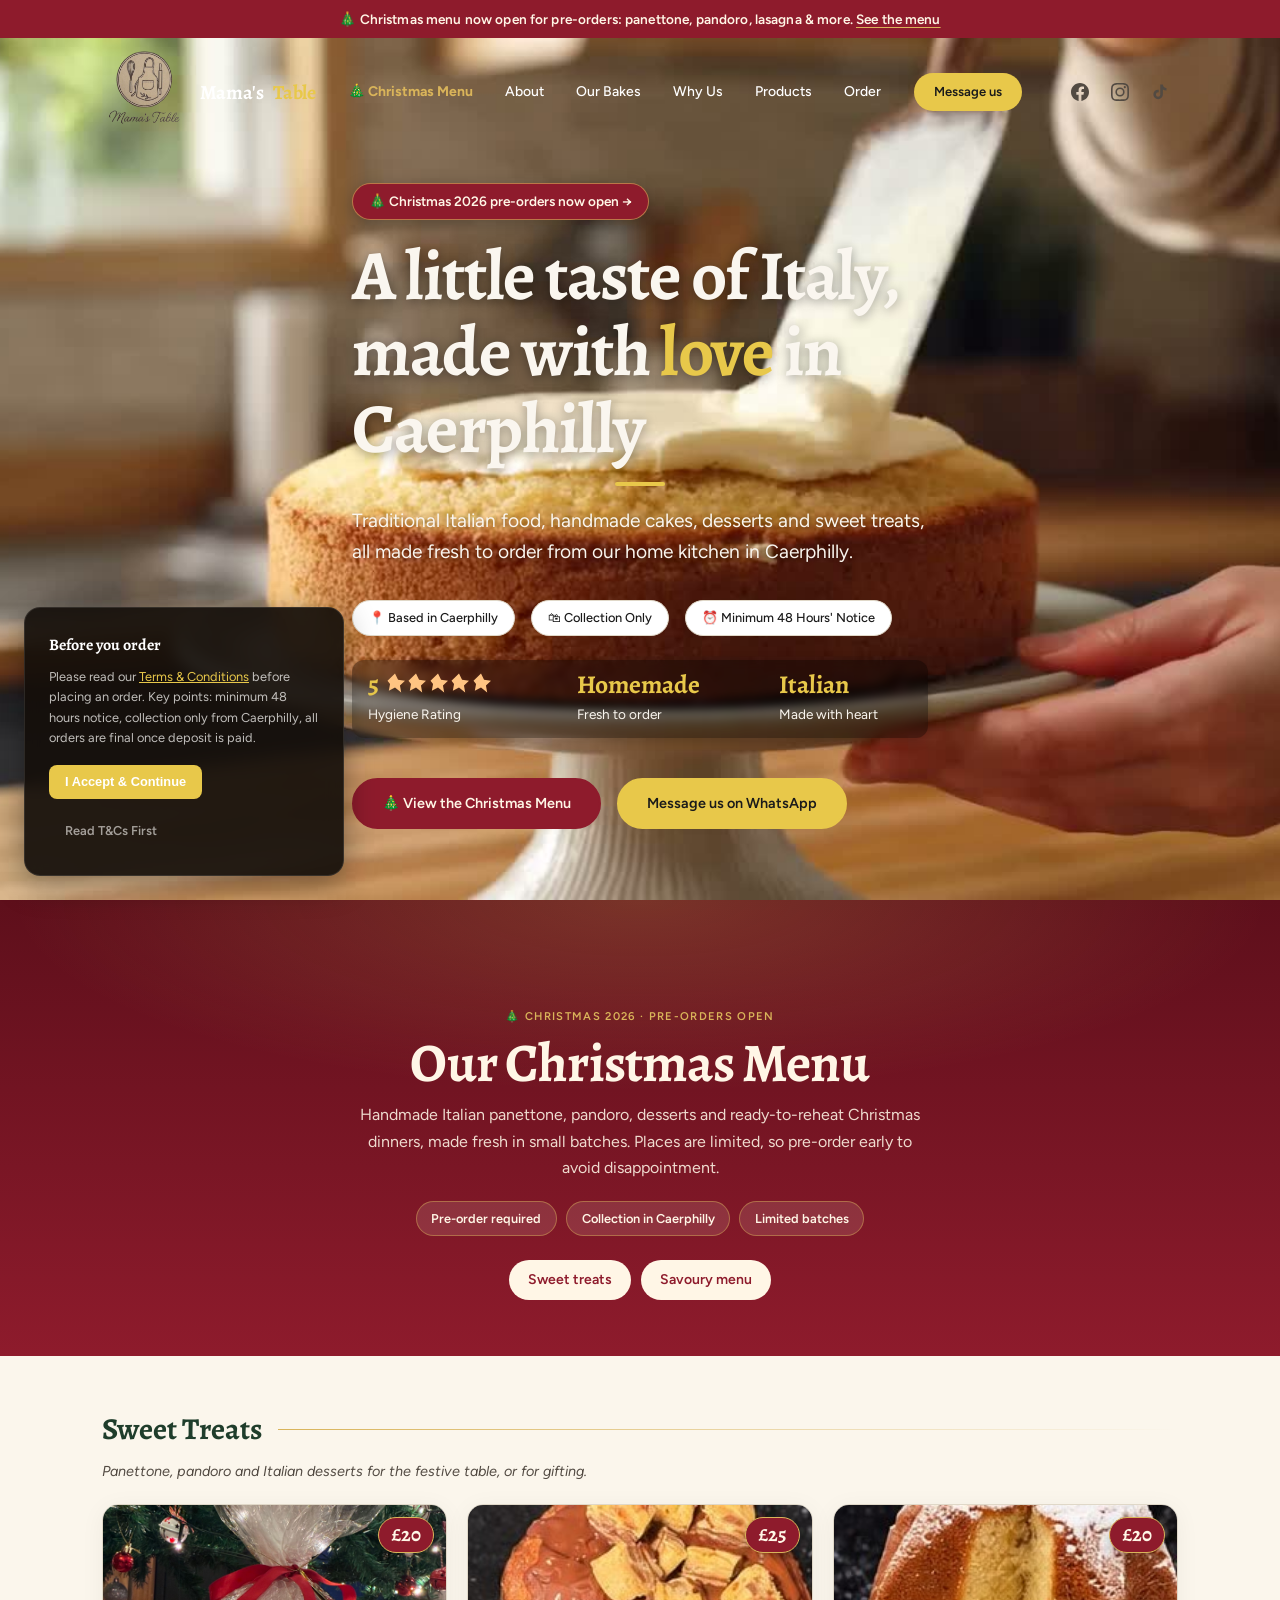
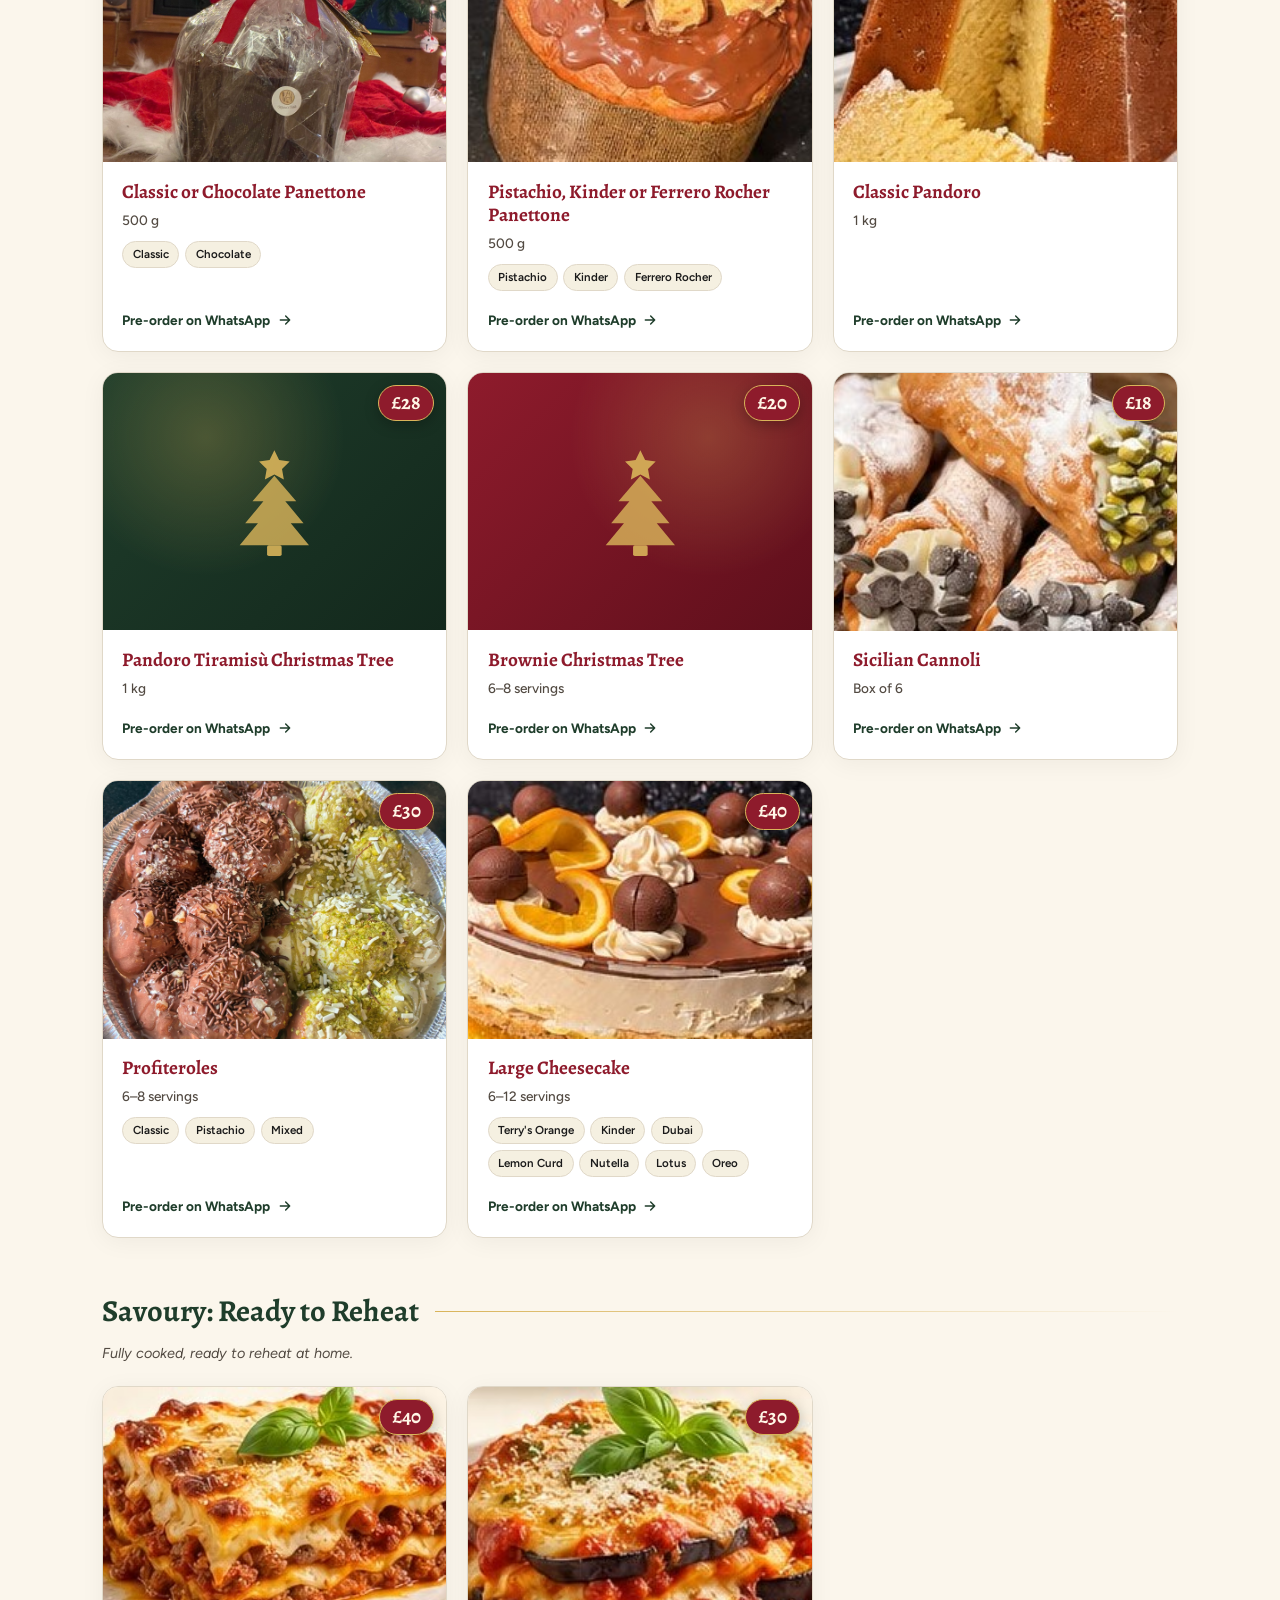
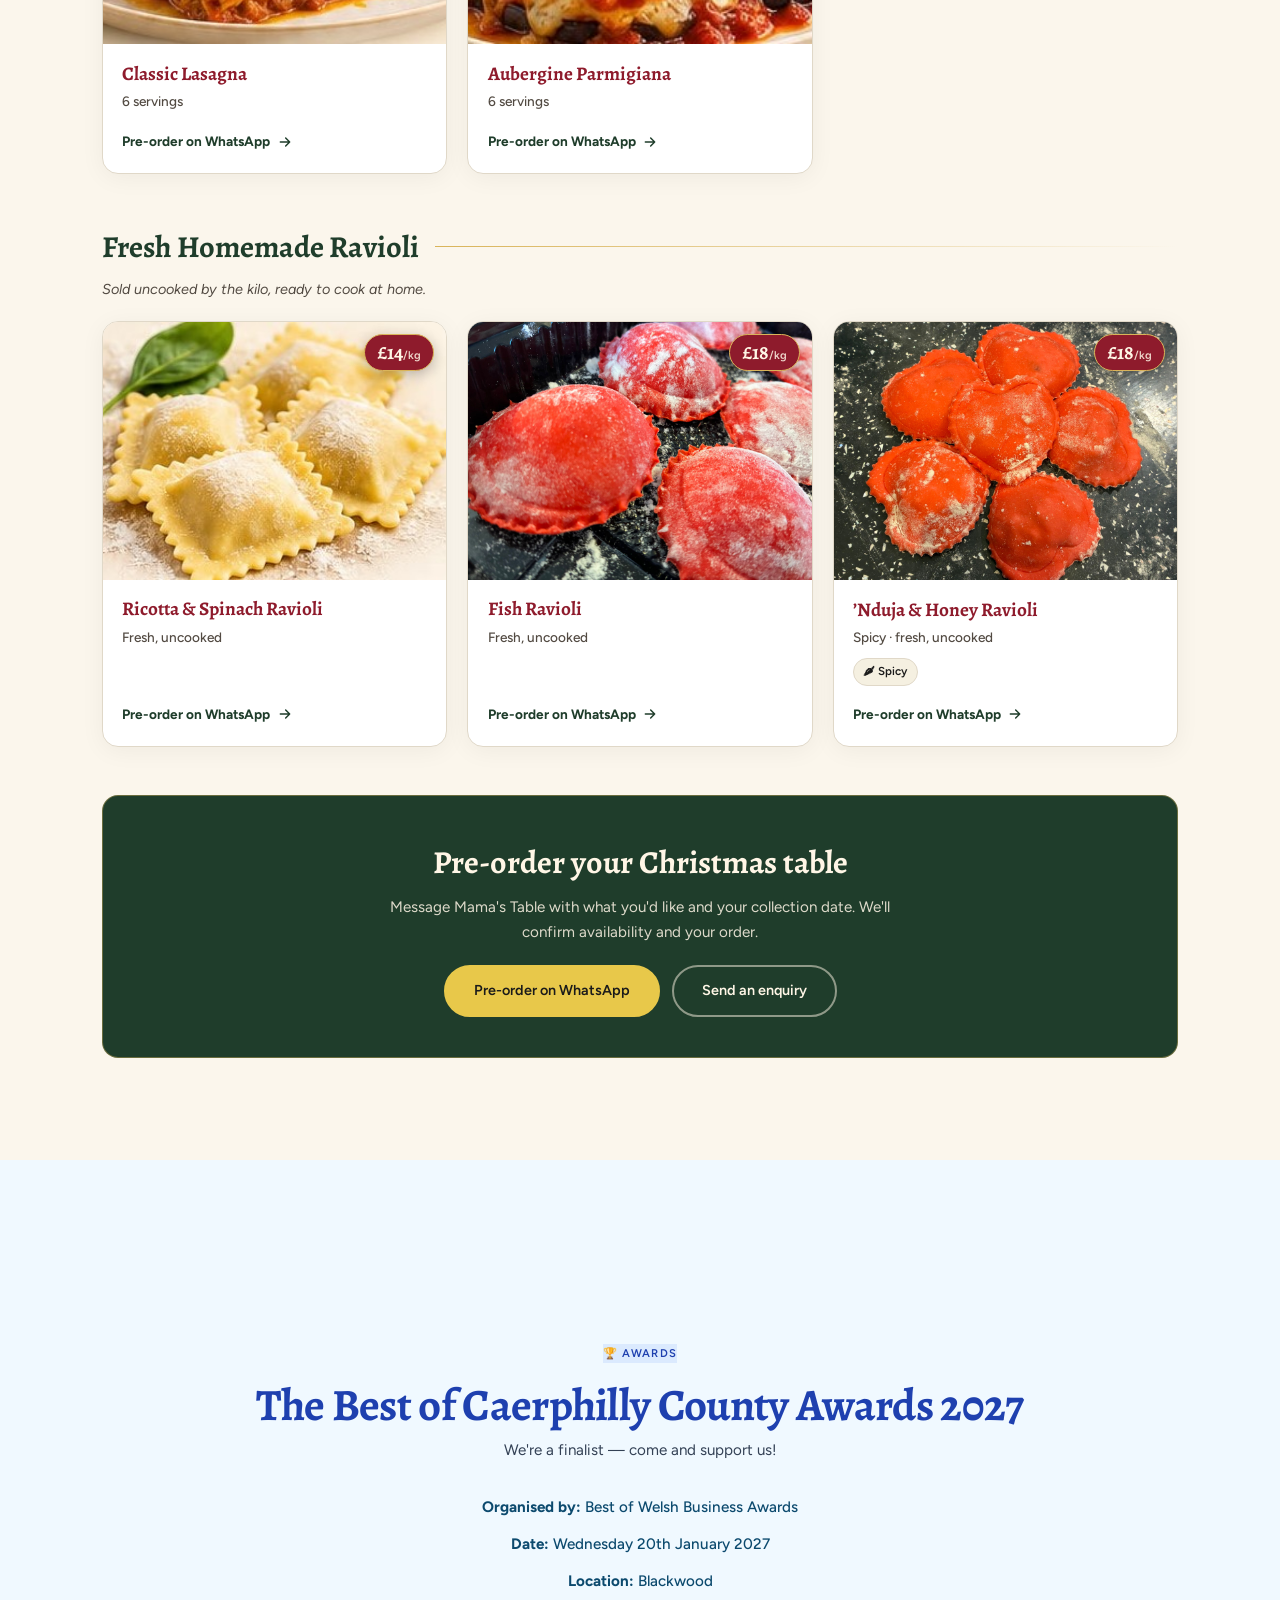
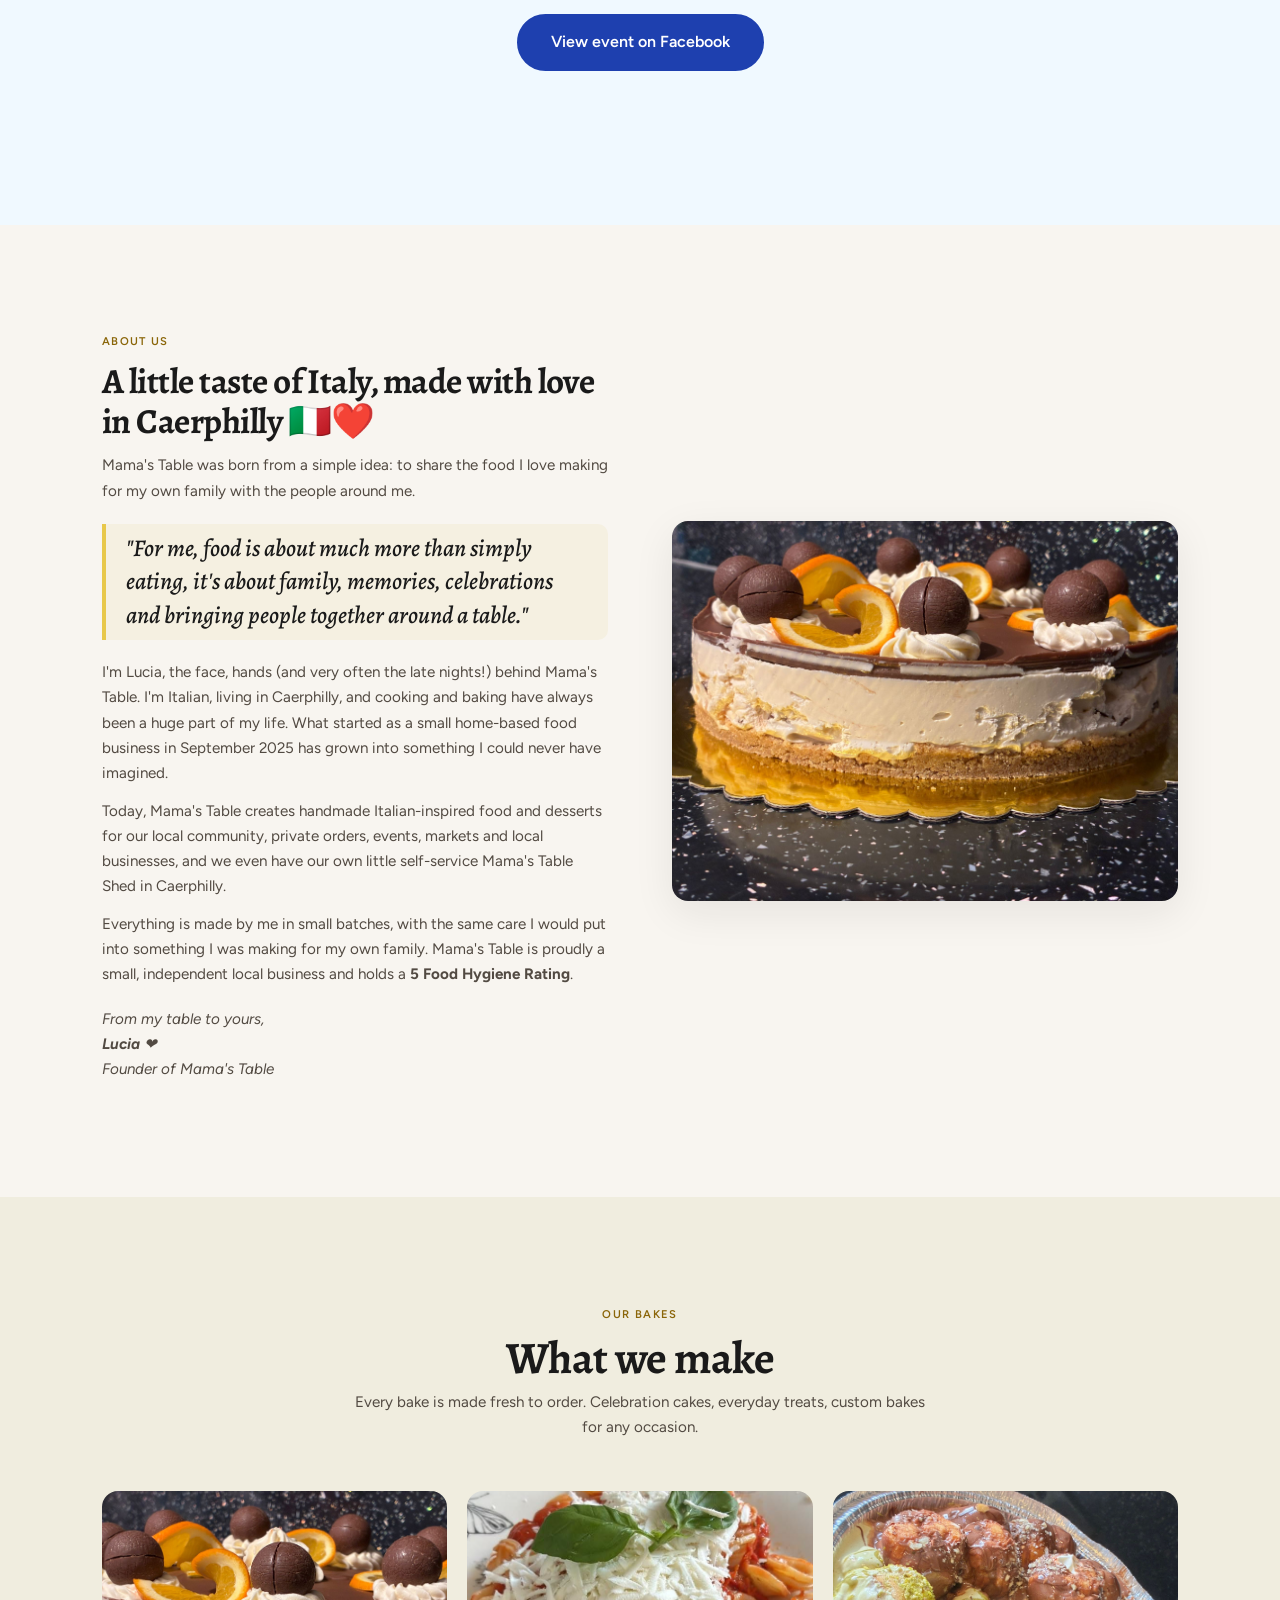
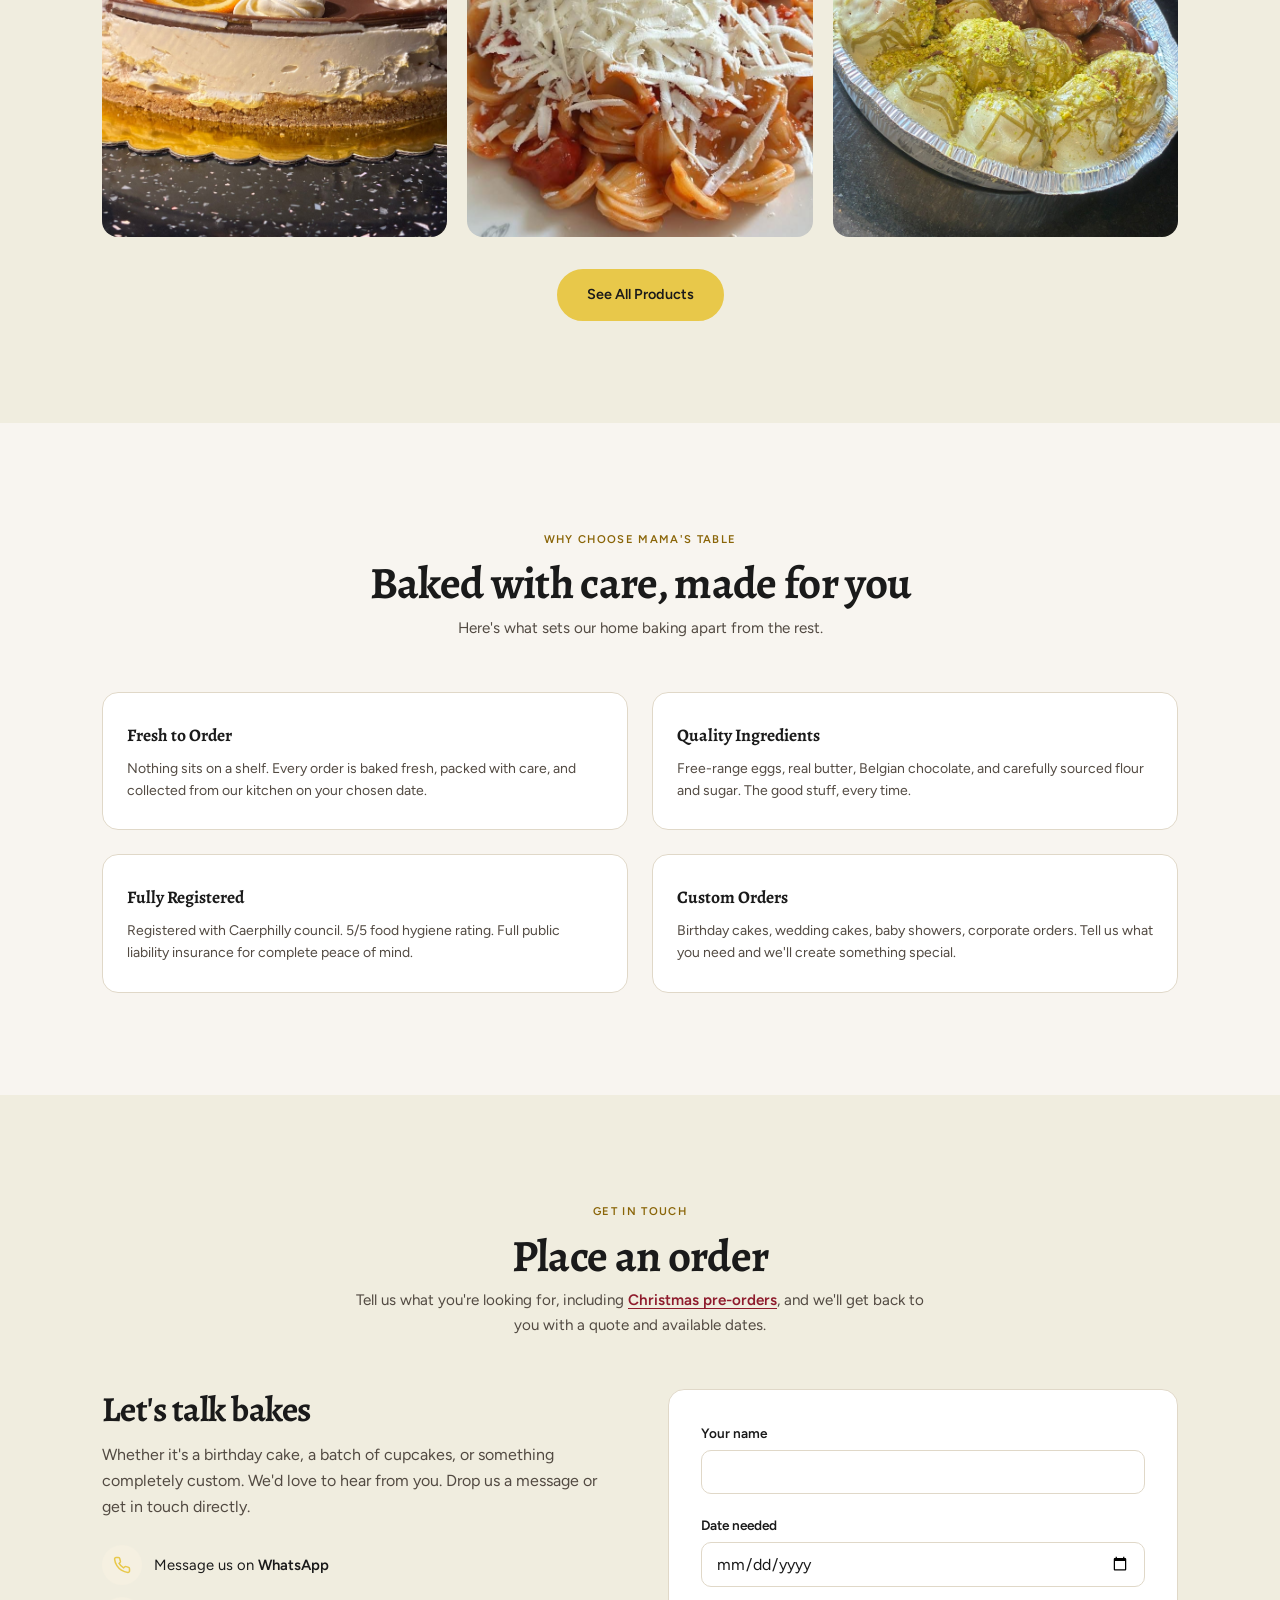
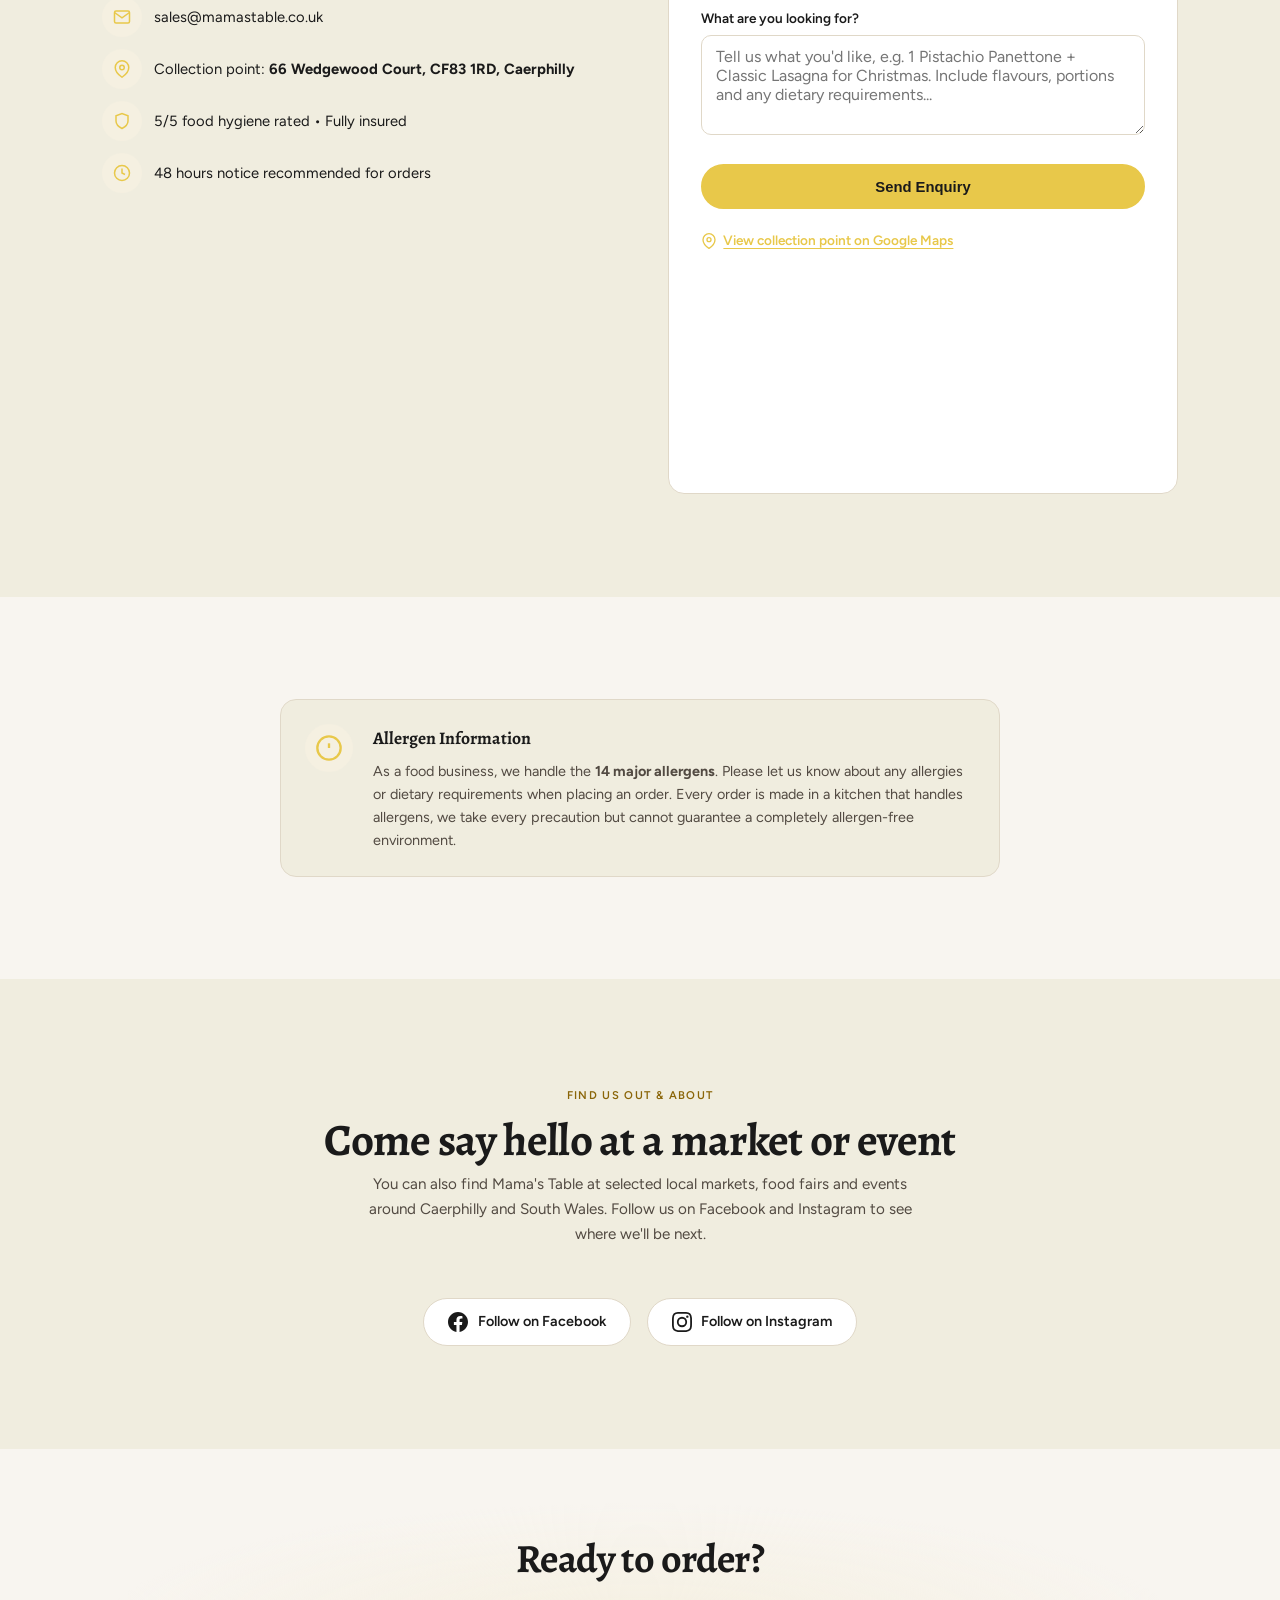
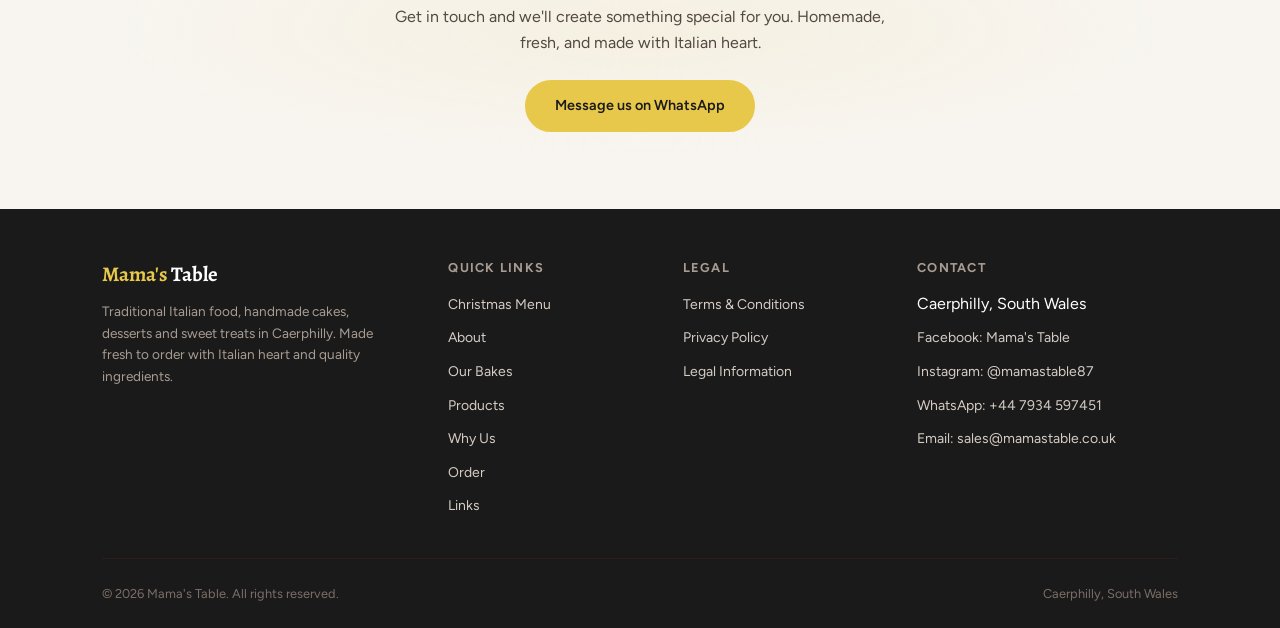
<file: index.html>
<!DOCTYPE html>
<html lang="en">
<head>
<meta charset="UTF-8">
<meta name="viewport" content="width=device-width, initial-scale=1.0, viewport-fit=cover">
<title>Christmas Menu 2026: Panettone, Pandoro & Lasagna | Mama's Table Caerphilly</title>
<meta name="description" content="Pre-order the Mama's Table Christmas menu in Caerphilly: handmade panettone, pandoro, Sicilian cannoli, profiteroles, cheesecakes, lasagna, parmigiana and fresh ravioli. Traditional Italian food, made fresh to order. Collection only.">
<meta name="theme-color" content="#0a0a0a">
<!-- Open Graph -->
<meta property="og:type" content="website">
<meta property="og:url" content="https://mamastable.co.uk/">
<meta property="og:title" content="Mama's Table Christmas Menu 2026 | Italian Panettone, Pandoro & More | Caerphilly">
<meta property="og:description" content="Christmas pre-orders now open: panettone from £20, pandoro, cannoli, profiteroles, cheesecakes, lasagna and fresh ravioli. Handmade in Caerphilly.">
<meta property="og:image" content="https://mamastable.co.uk/photos/ITALIAN/Festivity/Christmas/Chocolate%20Panettone%201.jpg">
<!-- Twitter Card -->
<meta name="twitter:card" content="summary">
<meta name="twitter:title" content="Mama's Table | Caerphilly Home Baking">
<meta name="twitter:description" content="Traditional Italian food, handmade cakes and sweet treats in Caerphilly. Made fresh to order.">
<link rel="preconnect" href="https://fonts.googleapis.com">
<link rel="preconnect" href="https://fonts.gstatic.com" crossorigin>
<link href="https://fonts.googleapis.com/css2?family=Alegreya:ital,wght@0,500;0,600;0,700;0,800;1,500;1,600&display=swap" rel="stylesheet">
<link href="https://fonts.googleapis.com/css2?family=Figtree:wght@400;500;600;700&display=swap" rel="stylesheet">
<link rel="stylesheet" href="css/style.css?v=20261109b">
<link rel="preload" as="image" href="hero-frames/ezgif-frame-001.jpg">
<link rel="icon" type="image/png" href="img/logo.png">
<!-- LocalBusiness Schema -->
<script type="application/ld+json">
{
  "@context": "https://schema.org",
  "@type": ["Bakery", "FoodEstablishment", "LocalBusiness"],
  "name": "Mama's Table",
  "description": "Handmade Italian-inspired cakes, desserts and sweet treats in Caerphilly, South Wales. Made fresh to order.",
  "url": "https://mamastable.co.uk",
  "telephone": "+44-7934-597451",
  "address": {
    "@type": "PostalAddress",
    "streetAddress": "66 Wedgewood Court",
    "addressLocality": "Caerphilly",
    "addressRegion": "Wales",
    "postalCode": "CF83 1RD",
    "addressCountry": "GB"
  },
  "geo": {
    "@type": "GeoCoordinates",
    "latitude": "51.5727",
    "longitude": "-3.2169"
  },
  "openingHoursSpecification": [
    {
      "@type": "OpeningHoursSpecification",
      "dayOfWeek": ["Monday","Tuesday","Wednesday","Thursday","Friday","Saturday"],
      "opens": "09:00",
      "closes": "17:00"
    }
  ],
  "priceRange": "££",
  "hasMenu": "https://mamastable.co.uk/#christmas",
  "servesCuisine": ["Italian", "Bakery", "Cakes", "Desserts"],
  "image": {
    "@type": "ImageObject",
    "url": "https://mamastable.co.uk/img/logo.png"
  },
  "sameAs": [
    "https://www.instagram.com/mamastable87",
    "https://www.facebook.com/mamastable87",
    "https://www.tiktok.com/@mamas.table15"
  ]
}
</script>
<script type="application/ld+json">
{
  "@context": "https://schema.org",
  "@type": "Menu",
  "name": "Mama's Table Christmas Menu 2026",
  "url": "https://mamastable.co.uk/#christmas",
  "inLanguage": "en-GB",
  "hasMenuSection": [
    {
      "@type": "MenuSection",
      "name": "Christmas Sweet Treats",
      "hasMenuItem": [
        {
          "@type": "MenuItem",
          "name": "Classic or Chocolate Panettone",
          "description": "500 g",
          "offers": {
            "@type": "Offer",
            "price": "20.00",
            "priceCurrency": "GBP"
          }
        },
        {
          "@type": "MenuItem",
          "name": "Pistachio, Kinder or Ferrero Rocher Panettone",
          "description": "500 g",
          "offers": {
            "@type": "Offer",
            "price": "25.00",
            "priceCurrency": "GBP"
          }
        },
        {
          "@type": "MenuItem",
          "name": "Classic Pandoro",
          "description": "1 kg",
          "offers": {
            "@type": "Offer",
            "price": "20.00",
            "priceCurrency": "GBP"
          }
        },
        {
          "@type": "MenuItem",
          "name": "Pandoro Tiramisù Christmas Tree",
          "description": "1 kg",
          "offers": {
            "@type": "Offer",
            "price": "28.00",
            "priceCurrency": "GBP"
          }
        },
        {
          "@type": "MenuItem",
          "name": "Brownie Christmas Tree",
          "description": "6–8 servings",
          "offers": {
            "@type": "Offer",
            "price": "20.00",
            "priceCurrency": "GBP"
          }
        },
        {
          "@type": "MenuItem",
          "name": "Sicilian Cannoli",
          "description": "Box of 6",
          "offers": {
            "@type": "Offer",
            "price": "18.00",
            "priceCurrency": "GBP"
          }
        },
        {
          "@type": "MenuItem",
          "name": "Profiteroles",
          "description": "6–8 servings. Classic, Pistachio or Mixed",
          "offers": {
            "@type": "Offer",
            "price": "30.00",
            "priceCurrency": "GBP"
          }
        },
        {
          "@type": "MenuItem",
          "name": "Large Cheesecake",
          "description": "6–12 servings. Terry's Orange, Kinder, Dubai, Lemon Curd, Nutella, Lotus or Oreo",
          "offers": {
            "@type": "Offer",
            "price": "40.00",
            "priceCurrency": "GBP"
          }
        }
      ]
    },
    {
      "@type": "MenuSection",
      "name": "Christmas Savoury: Ready to Reheat",
      "hasMenuItem": [
        {
          "@type": "MenuItem",
          "name": "Classic Lasagna",
          "description": "6 servings, fully cooked",
          "offers": {
            "@type": "Offer",
            "price": "40.00",
            "priceCurrency": "GBP"
          }
        },
        {
          "@type": "MenuItem",
          "name": "Aubergine Parmigiana",
          "description": "6 servings, fully cooked",
          "offers": {
            "@type": "Offer",
            "price": "30.00",
            "priceCurrency": "GBP"
          }
        }
      ]
    },
    {
      "@type": "MenuSection",
      "name": "Fresh Homemade Ravioli",
      "description": "Sold uncooked, priced per kg",
      "hasMenuItem": [
        {
          "@type": "MenuItem",
          "name": "Ricotta & Spinach Ravioli",
          "description": "Per kg",
          "offers": {
            "@type": "Offer",
            "price": "14.00",
            "priceCurrency": "GBP"
          }
        },
        {
          "@type": "MenuItem",
          "name": "Fish Ravioli",
          "description": "Per kg",
          "offers": {
            "@type": "Offer",
            "price": "18.00",
            "priceCurrency": "GBP"
          }
        },
        {
          "@type": "MenuItem",
          "name": "'Nduja & Honey Ravioli (Spicy)",
          "description": "Per kg",
          "offers": {
            "@type": "Offer",
            "price": "18.00",
            "priceCurrency": "GBP"
          }
        }
      ]
    }
  ]
}
</script>
</head>
<style>
.splash{position:fixed;inset:0;z-index:9999;background:var(--ink);display:flex;align-items:center;justify-content:center;opacity:1;transition:opacity .5s ease-out}
.splash.fadeout{opacity:0}
.splash-logo{display:block;width:160px;height:auto;animation:splashPulse 2s ease-in-out infinite}
@keyframes splashPulse{0%,100%{transform:scale(1)}50%{transform:scale(1.05)}}
@media(prefers-reduced-motion:reduce){.splash-logo{animation:none}}
/* Terms Modal */
.terms-backdrop{position:fixed;bottom:1.5rem;left:1.5rem;z-index:9998;background:rgba(20,15,10,.92);backdrop-filter:blur(8px);border-radius:16px;padding:1.5rem;max-width:320px;width:calc(100vw - 3rem);box-shadow:0 8px 32px rgba(0,0,0,.4);border:1px solid rgba(255,255,255,.1)}
.terms-modal{text-align:left}
.terms-modal h2{font-family:var(--head);font-size:1rem;margin-bottom:.5rem;color:var(--white,#faf8f5)}
.terms-modal p{color:rgba(250,248,245,.75);font-size:.8rem;line-height:1.6;margin-bottom:1rem}
.terms-modal p a{color:var(--accent,#b07d4e);text-decoration:underline}
.terms-btns{display:flex;gap:.75rem;flex-wrap:wrap}
.terms-btns .btn{padding:.6rem 1rem;border-radius:8px;font-size:.8rem;font-weight:600;cursor:pointer;border:none;text-decoration:none;display:inline-block}
.btn-accept{background:var(--accent,#b07d4e);color:#fff}
.btn-accept:hover{background:#9a6a3a}
.btn-decline{background:transparent;color:rgba(250,248,245,.6);border:1px solid rgba(255,255,255,.2)}
.btn-decline:hover{color:rgba(250,248,245,.9);border-color:rgba(255,255,255,.4)}
@media(max-width:480px){.terms-backdrop{bottom:1rem;left:1rem;right:1rem;max-width:none;padding:1.25rem}}
</style>
<body>
<div class="splash" id="splash">
  <img src="img/logo.png" alt="Mama's Table" class="splash-logo">
</div>
<div class="terms-backdrop" id="terms-backdrop" role="dialog" aria-modal="true" aria-labelledby="terms-title" style="display:none">
  <div class="terms-modal">
    <h2 id="terms-title">Before you order</h2>
    <p>Please read our <a href="terms.html" target="_blank">Terms & Conditions</a> before placing an order. Key points: minimum 48 hours notice, collection only from Caerphilly, all orders are final once deposit is paid.</p>
    <div class="terms-btns">
      <button class="btn btn-accept" id="terms-accept">I Accept &amp; Continue</button>
      <a href="terms.html" class="btn btn-decline" target="_blank">Read T&Cs First</a>
    </div>
  </div>
</div>
<script>
(function(){
  var splash=document.getElementById('splash');
  if(!splash)return;
  var minTime=600,hardCap=4000,start=Date.now(),done=false;
  function hide(){if(done)return;done=true;splash.classList.add('fadeout');setTimeout(function(){splash.parentNode.removeChild(splash)},500);}
  window.addEventListener('load',hide);
  setTimeout(hide,Math.max(hardCap,0));
  setTimeout(hide,Math.max(minTime+(Date.now()-start),minTime));
})();
(function(){
  var backdrop=document.getElementById('terms-backdrop');
  var accept=document.getElementById('terms-accept');
  if(!backdrop||!accept)return;
  if(localStorage.getItem('mamas-terms-accepted')){backdrop.style.display='none';return;}
  backdrop.style.display='flex';
  accept.addEventListener('click',function(){
    localStorage.setItem('mamas-terms-accepted','1');
    backdrop.style.display='none';
  });
})();
</script>


<a href="#main" class="skip-link">Skip to main content</a>

<nav id="nav">
  <a href="#christmas" class="xmas-bar">🎄 Christmas menu now open for pre-orders: panettone, pandoro, lasagna &amp; more. <u>See the menu</u></a>
  <div class="container nav-inner">
    <a href="index.html" class="nav-logo">
      <img src="img/logo.png" alt="">
      Mama's <span>Table</span>
    </a>
    <div class="nav-links">
      <a href="#christmas" class="nav-xmas">🎄 Christmas Menu</a>
      <a href="#about">About</a>
      <a href="#bakes">Our Bakes</a>
      <a href="#values">Why Us</a>
      <a href="products.html">Products</a>
      <a href="#order">Order</a>
    </div>
    <a href="https://api.whatsapp.com/send?phone=447934597451" target="_blank" class="nav-cta">Message us</a>
    <div class="nav-socials">
      <a href="https://www.facebook.com/mamastable87" target="_blank" rel="noopener" aria-label="Facebook" class="nav-social-link">
        <svg viewBox="0 0 24 24" width="18" height="18" fill="currentColor"><path d="M24 12.073c0-6.627-5.373-12-12-12s-12 5.373-12 12c0 5.99 4.388 10.954 10.125 11.854v-8.385H7.078v-3.47h3.047V9.43c0-3.007 1.792-4.669 4.533-4.669 1.312 0 2.686.235 2.686.235v2.953H15.83c-1.491 0-1.956.925-1.956 1.874v2.25h3.328l-.532 3.47h-2.796v8.385C19.612 23.027 24 18.062 24 12.073z"/></svg>
      </a>
      <a href="https://www.instagram.com/mamastable87/" target="_blank" rel="noopener" aria-label="Instagram" class="nav-social-link">
        <svg viewBox="0 0 24 24" width="18" height="18" fill="currentColor"><path d="M12 2.163c3.204 0 3.584.012 4.85.07 3.252.148 4.771 1.691 4.919 4.919.058 1.265.069 1.645.069 4.849 0 3.205-.012 3.584-.069 4.849-.149 3.225-1.664 4.771-4.919 4.919-1.266.058-1.644.07-4.85.07-3.204 0-3.584-.012-4.849-.07-3.26-.149-4.771-1.699-4.919-4.92-.058-1.265-.07-1.644-.07-4.849 0-3.204.013-3.583.07-4.849.149-3.227 1.664-4.771 4.919-4.919 1.266-.057 1.645-.069 4.849-.069zM12 0C8.741 0 8.333.014 7.053.072 2.695.272.273 2.69.073 7.052.014 8.333 0 8.741 0 12c0 3.259.014 3.668.072 4.948.2 4.358 2.618 6.78 6.98 6.98C8.333 23.986 8.741 24 12 24c3.259 0 3.668-.014 4.948-.072 4.354-.2 6.782-2.618 6.979-6.98.059-1.28.073-1.689.073-4.948 0-3.259-.014-3.667-.072-4.947-.196-4.354-2.617-6.78-6.979-6.98C15.668.014 15.259 0 12 0zm0 5.838a6.162 6.162 0 100 12.324 6.162 6.162 0 000-12.324zM12 16a4 4 0 110-8 4 4 0 010 8zm6.406-11.845a1.44 1.44 0 100 2.881 1.44 1.44 0 000-2.881z"/></svg>
      </a>
      <a href="https://www.tiktok.com/@mamas.table15" target="_blank" rel="noopener" aria-label="TikTok" class="nav-social-link">
        <svg viewBox="0 0 24 24" width="18" height="18" fill="currentColor"><path d="M19.59 6.69a4.83 4.83 0 01-3.77-4.25V2h-3.45v13.67a2.89 2.89 0 01-2.88 2.5 2.89 2.89 0 01-2.89-2.89 2.89 2.89 0 012.89-2.89c.28 0 .54.04.79.1V9.01a6.34 6.34 0 00-.79-.05 6.34 6.34 0 00-6.34 6.34 6.34 6.34 0 006.34 6.34 6.34 6.34 0 006.33-6.34V8.69a8.18 8.18 0 004.78 1.43V6.69a4.85 4.85 0 01-1-.02z"/></svg>
      </a>
    </div>
    <button class="nav-burger" aria-label="Toggle menu" aria-expanded="false">
      <span></span>
      <span></span>
      <span></span>
    </button>
  </div>
</nav>

<main id="main">

<!-- HERO -->
<section class="hero">
  <video id="hero-video" fetchpriority="high" preload="auto" autoplay muted loop playsinline poster="hero-frames/ezgif-frame-001.jpg" src="videos/hero.mp4" title="Mama's Table — traditional Italian food"></video>
  <div class="container hero-content">
    <div class="rv">
      <a href="#christmas" class="hero-xmas-pill">🎄 Christmas 2026 pre-orders now open →</a>
      <h1>A little taste of Italy,<br>made with <span class="accent">love</span> in Caerphilly</h1>
      <p>Traditional Italian food, handmade cakes, desserts and sweet treats, all made fresh to order from our home kitchen in Caerphilly.</p>
      <div class="hero-badges">
        <span class="hero-badge">📍 Based in Caerphilly</span>
        <span class="hero-badge">🛍 Collection Only</span>
        <span class="hero-badge">⏰ Minimum 48 Hours' Notice</span>
      </div>
      <div class="hero-stats rv rv-1">
        <div class="hero-stat">
        <strong class="num">5</strong>
        <span class="rating-stars" aria-label="5 out of 5 stars">
          <svg viewBox="0 0 24 24" aria-hidden="true"><path d="M12 .587l3.668 7.562 8.332 1.151-6.064 5.828 1.48 8.279L12 17.446l-7.416 3.967 1.48-8.279L3.002 9.301z"/></svg>
          <svg viewBox="0 0 24 24" aria-hidden="true"><path d="M12 .587l3.668 7.562 8.332 1.151-6.064 5.828 1.48 8.279L12 17.446l-7.416 3.967 1.48-8.279L3.002 9.301z"/></svg>
          <svg viewBox="0 0 24 24" aria-hidden="true"><path d="M12 .587l3.668 7.562 8.332 1.151-6.064 5.828 1.48 8.279L12 17.446l-7.416 3.967 1.48-8.279L3.002 9.301z"/></svg>
          <svg viewBox="0 0 24 24" aria-hidden="true"><path d="M12 .587l3.668 7.562 8.332 1.151-6.064 5.828 1.48 8.279L12 17.446l-7.416 3.967 1.48-8.279L3.002 9.301z"/></svg>
          <svg viewBox="0 0 24 24" aria-hidden="true"><path d="M12 .587l3.668 7.562 8.332 1.151-6.064 5.828 1.48 8.279L12 17.446l-7.416 3.967 1.48-8.279L3.002 9.301z"/></svg>
        </span>
        <span>Hygiene Rating</span>
      </div>
        <div class="hero-stat"><strong>Homemade</strong><span>Fresh to order</span></div>
        <div class="hero-stat"><strong>Italian</strong><span>Made with heart</span></div>
      </div>
      <div class="hero-actions">
        <a href="#christmas" class="btn btn-xmas">🎄 View the Christmas Menu</a>
        <a href="https://api.whatsapp.com/send?phone=447934597451" target="_blank" rel="noopener" class="btn btn-primary">Message us on WhatsApp</a>
      </div>
    </div>
  </div>
</section>


<!-- CHRISTMAS MENU -->
<section class="xmas" id="christmas" aria-labelledby="xmas-title">
  <div class="container">
    <div class="xmas-head rv">
      <span class="tag">🎄 Christmas 2026 · Pre-orders open</span>
      <h2 id="xmas-title">Our Christmas Menu</h2>
      <p>Handmade Italian panettone, pandoro, desserts and ready-to-reheat Christmas dinners, made fresh in small batches. Places are limited, so pre-order early to avoid disappointment.</p>
      <div class="xmas-facts">
        <span>Pre-order required</span>
        <span>Collection in Caerphilly</span>
        <span>Limited batches</span>
      </div>
      <div class="xmas-jump" role="navigation" aria-label="Christmas menu sections">
        <a href="#xmas-sweet">Sweet treats</a>
        <a href="#xmas-savoury">Savoury menu</a>
      </div>
    </div>

    <div class="xmas-group" id="xmas-sweet">
      <h3 class="xmas-group-title">Sweet Treats</h3>
      <p class="xmas-group-note">Panettone, pandoro and Italian desserts for the festive table, or for gifting.</p>
      <div class="xmas-grid">
        <article class="xmas-card rv">
          <div class="xmas-media"><img src="photos/ITALIAN/Festivity/Christmas/Chocolate Panettone 1.jpg" alt="Classic or Chocolate Panettone from Mama's Table" width="400" height="300" loading="lazy"><span class="xmas-price">£20</span></div>
          <div class="xmas-body">
            <h4>Classic or Chocolate Panettone</h4>
            <span class="xmas-size">500 g</span>
            <div class="xmas-opts"><span>Classic</span><span>Chocolate</span></div>
            <a class="xmas-order" href="https://api.whatsapp.com/send?phone=447934597451" target="_blank" rel="noopener" data-item="Classic or Chocolate Panettone (500 g) – £20">Pre-order on WhatsApp <svg width="16" height="16" viewBox="0 0 24 24" fill="none" stroke="currentColor" stroke-width="2.2" stroke-linecap="round" stroke-linejoin="round" aria-hidden="true"><path d="M5 12h14M13 6l6 6-6 6"/></svg></a>
          </div>
        </article>
        <article class="xmas-card rv">
          <div class="xmas-media"><img src="photos/christmas-menu/kinder-panettone.jpg" alt="Pistachio, Kinder or Ferrero Rocher Panettone from Mama's Table" width="400" height="300" loading="lazy"><span class="xmas-price">£25</span></div>
          <div class="xmas-body">
            <h4>Pistachio, Kinder or Ferrero Rocher Panettone</h4>
            <span class="xmas-size">500 g</span>
            <div class="xmas-opts"><span>Pistachio</span><span>Kinder</span><span>Ferrero Rocher</span></div>
            <a class="xmas-order" href="https://api.whatsapp.com/send?phone=447934597451" target="_blank" rel="noopener" data-item="Pistachio, Kinder or Ferrero Rocher Panettone (500 g) – £25">Pre-order on WhatsApp <svg width="16" height="16" viewBox="0 0 24 24" fill="none" stroke="currentColor" stroke-width="2.2" stroke-linecap="round" stroke-linejoin="round" aria-hidden="true"><path d="M5 12h14M13 6l6 6-6 6"/></svg></a>
          </div>
        </article>
        <article class="xmas-card rv">
          <div class="xmas-media"><img src="photos/christmas-menu/pandoro.jpg" alt="Classic Pandoro from Mama's Table" width="400" height="300" loading="lazy"><span class="xmas-price">£20</span></div>
          <div class="xmas-body">
            <h4>Classic Pandoro</h4>
            <span class="xmas-size">1 kg</span>
            
            <a class="xmas-order" href="https://api.whatsapp.com/send?phone=447934597451" target="_blank" rel="noopener" data-item="Classic Pandoro (1 kg) – £20">Pre-order on WhatsApp <svg width="16" height="16" viewBox="0 0 24 24" fill="none" stroke="currentColor" stroke-width="2.2" stroke-linecap="round" stroke-linejoin="round" aria-hidden="true"><path d="M5 12h14M13 6l6 6-6 6"/></svg></a>
          </div>
        </article>
        <article class="xmas-card rv">
          <div class="xmas-media xmas-media--art "><svg width="96" height="96" viewBox="0 0 64 64" fill="currentColor" aria-hidden="true"><path d="M32 4l2.6 5.3 5.8.8-4.2 4.1 1 5.8L32 17.3 26.8 20l1-5.8-4.2-4.1 5.8-.8z"/><path d="M32 18l12 14h-6l10 12h-7l10 12H13l10-12h-7l10-12h-6z" opacity=".9"/><rect x="28" y="56" width="8" height="6" rx="1"/></svg><span class="xmas-price">£28</span></div>
          <div class="xmas-body">
            <h4>Pandoro Tiramisù Christmas Tree</h4>
            <span class="xmas-size">1 kg</span>
            
            <a class="xmas-order" href="https://api.whatsapp.com/send?phone=447934597451" target="_blank" rel="noopener" data-item="Pandoro Tiramisù Christmas Tree (1 kg) – £28">Pre-order on WhatsApp <svg width="16" height="16" viewBox="0 0 24 24" fill="none" stroke="currentColor" stroke-width="2.2" stroke-linecap="round" stroke-linejoin="round" aria-hidden="true"><path d="M5 12h14M13 6l6 6-6 6"/></svg></a>
          </div>
        </article>
        <article class="xmas-card rv">
          <div class="xmas-media xmas-media--art red"><svg width="96" height="96" viewBox="0 0 64 64" fill="currentColor" aria-hidden="true"><path d="M32 4l2.6 5.3 5.8.8-4.2 4.1 1 5.8L32 17.3 26.8 20l1-5.8-4.2-4.1 5.8-.8z"/><path d="M32 18l12 14h-6l10 12h-7l10 12H13l10-12h-7l10-12h-6z" opacity=".9"/><rect x="28" y="56" width="8" height="6" rx="1"/></svg><span class="xmas-price">£20</span></div>
          <div class="xmas-body">
            <h4>Brownie Christmas Tree</h4>
            <span class="xmas-size">6–8 servings</span>
            
            <a class="xmas-order" href="https://api.whatsapp.com/send?phone=447934597451" target="_blank" rel="noopener" data-item="Brownie Christmas Tree (6–8 servings) – £20">Pre-order on WhatsApp <svg width="16" height="16" viewBox="0 0 24 24" fill="none" stroke="currentColor" stroke-width="2.2" stroke-linecap="round" stroke-linejoin="round" aria-hidden="true"><path d="M5 12h14M13 6l6 6-6 6"/></svg></a>
          </div>
        </article>
        <article class="xmas-card rv">
          <div class="xmas-media"><img src="photos/christmas-menu/cannoli.jpg" alt="Sicilian Cannoli from Mama's Table" width="400" height="300" loading="lazy"><span class="xmas-price">£18</span></div>
          <div class="xmas-body">
            <h4>Sicilian Cannoli</h4>
            <span class="xmas-size">Box of 6</span>
            
            <a class="xmas-order" href="https://api.whatsapp.com/send?phone=447934597451" target="_blank" rel="noopener" data-item="Sicilian Cannoli (Box of 6) – £18">Pre-order on WhatsApp <svg width="16" height="16" viewBox="0 0 24 24" fill="none" stroke="currentColor" stroke-width="2.2" stroke-linecap="round" stroke-linejoin="round" aria-hidden="true"><path d="M5 12h14M13 6l6 6-6 6"/></svg></a>
          </div>
        </article>
        <article class="xmas-card rv">
          <div class="xmas-media"><img src="photos/ITALIAN/Italian Specialty/Savoury/Pistachio &amp; Chocolate profitterol tray .jpg" alt="Profiteroles from Mama's Table" width="400" height="300" loading="lazy"><span class="xmas-price">£30</span></div>
          <div class="xmas-body">
            <h4>Profiteroles</h4>
            <span class="xmas-size">6–8 servings</span>
            <div class="xmas-opts"><span>Classic</span><span>Pistachio</span><span>Mixed</span></div>
            <a class="xmas-order" href="https://api.whatsapp.com/send?phone=447934597451" target="_blank" rel="noopener" data-item="Profiteroles (6–8 servings) – £30">Pre-order on WhatsApp <svg width="16" height="16" viewBox="0 0 24 24" fill="none" stroke="currentColor" stroke-width="2.2" stroke-linecap="round" stroke-linejoin="round" aria-hidden="true"><path d="M5 12h14M13 6l6 6-6 6"/></svg></a>
          </div>
        </article>
        <article class="xmas-card rv">
          <div class="xmas-media"><img src="photos/christmas-menu/terrys-cheesecake.jpg" alt="Large Cheesecake from Mama's Table" width="400" height="300" loading="lazy"><span class="xmas-price">£40</span></div>
          <div class="xmas-body">
            <h4>Large Cheesecake</h4>
            <span class="xmas-size">6–12 servings</span>
            <div class="xmas-opts"><span>Terry&#x27;s Orange</span><span>Kinder</span><span>Dubai</span><span>Lemon Curd</span><span>Nutella</span><span>Lotus</span><span>Oreo</span></div>
            <a class="xmas-order" href="https://api.whatsapp.com/send?phone=447934597451" target="_blank" rel="noopener" data-item="Large Cheesecake (6–12 servings) – £40">Pre-order on WhatsApp <svg width="16" height="16" viewBox="0 0 24 24" fill="none" stroke="currentColor" stroke-width="2.2" stroke-linecap="round" stroke-linejoin="round" aria-hidden="true"><path d="M5 12h14M13 6l6 6-6 6"/></svg></a>
          </div>
        </article>
      </div>
    </div>

    <div class="xmas-group" id="xmas-savoury">
      <h3 class="xmas-group-title">Savoury: Ready to Reheat</h3>
      <p class="xmas-group-note">Fully cooked, ready to reheat at home.</p>
      <div class="xmas-grid">
        <article class="xmas-card rv">
          <div class="xmas-media"><img src="photos/christmas-menu/lasagna.jpg" alt="Classic Lasagna from Mama's Table" width="400" height="300" loading="lazy"><span class="xmas-price">£40</span></div>
          <div class="xmas-body">
            <h4>Classic Lasagna</h4>
            <span class="xmas-size">6 servings</span>
            
            <a class="xmas-order" href="https://api.whatsapp.com/send?phone=447934597451" target="_blank" rel="noopener" data-item="Classic Lasagna (6 servings) – £40">Pre-order on WhatsApp <svg width="16" height="16" viewBox="0 0 24 24" fill="none" stroke="currentColor" stroke-width="2.2" stroke-linecap="round" stroke-linejoin="round" aria-hidden="true"><path d="M5 12h14M13 6l6 6-6 6"/></svg></a>
          </div>
        </article>
        <article class="xmas-card rv">
          <div class="xmas-media"><img src="photos/christmas-menu/parmigiana.jpg" alt="Aubergine Parmigiana from Mama's Table" width="400" height="300" loading="lazy"><span class="xmas-price">£30</span></div>
          <div class="xmas-body">
            <h4>Aubergine Parmigiana</h4>
            <span class="xmas-size">6 servings</span>
            
            <a class="xmas-order" href="https://api.whatsapp.com/send?phone=447934597451" target="_blank" rel="noopener" data-item="Aubergine Parmigiana (6 servings) – £30">Pre-order on WhatsApp <svg width="16" height="16" viewBox="0 0 24 24" fill="none" stroke="currentColor" stroke-width="2.2" stroke-linecap="round" stroke-linejoin="round" aria-hidden="true"><path d="M5 12h14M13 6l6 6-6 6"/></svg></a>
          </div>
        </article>
      </div>
    </div>

    <div class="xmas-group">
      <h3 class="xmas-group-title">Fresh Homemade Ravioli</h3>
      <p class="xmas-group-note">Sold uncooked by the kilo, ready to cook at home.</p>
      <div class="xmas-grid">
        <article class="xmas-card rv">
          <div class="xmas-media"><img src="photos/christmas-menu/ravioli.jpg" alt="Ricotta &amp; Spinach Ravioli from Mama's Table" width="400" height="300" loading="lazy"><span class="xmas-price">£14<small>/kg</small></span></div>
          <div class="xmas-body">
            <h4>Ricotta &amp; Spinach Ravioli</h4>
            <span class="xmas-size">Fresh, uncooked</span>
            
            <a class="xmas-order" href="https://api.whatsapp.com/send?phone=447934597451" target="_blank" rel="noopener" data-item="Ricotta &amp; Spinach Ravioli – £14/kg">Pre-order on WhatsApp <svg width="16" height="16" viewBox="0 0 24 24" fill="none" stroke="currentColor" stroke-width="2.2" stroke-linecap="round" stroke-linejoin="round" aria-hidden="true"><path d="M5 12h14M13 6l6 6-6 6"/></svg></a>
          </div>
        </article>
        <article class="xmas-card rv">
          <div class="xmas-media"><img src="photos/ITALIAN/Fresh Homemade Pasta/Salmon Ravioli.jpg" alt="Fish Ravioli from Mama's Table" width="400" height="300" loading="lazy"><span class="xmas-price">£18<small>/kg</small></span></div>
          <div class="xmas-body">
            <h4>Fish Ravioli</h4>
            <span class="xmas-size">Fresh, uncooked</span>
            
            <a class="xmas-order" href="https://api.whatsapp.com/send?phone=447934597451" target="_blank" rel="noopener" data-item="Fish Ravioli – £18/kg">Pre-order on WhatsApp <svg width="16" height="16" viewBox="0 0 24 24" fill="none" stroke="currentColor" stroke-width="2.2" stroke-linecap="round" stroke-linejoin="round" aria-hidden="true"><path d="M5 12h14M13 6l6 6-6 6"/></svg></a>
          </div>
        </article>
        <article class="xmas-card rv">
          <div class="xmas-media"><img src="photos/ITALIAN/Fresh Homemade Pasta/heart shape Honey &amp; Nduja Ravioli.jpg" alt="’Nduja &amp; Honey Ravioli from Mama's Table" width="400" height="300" loading="lazy"><span class="xmas-price">£18<small>/kg</small></span></div>
          <div class="xmas-body">
            <h4>’Nduja &amp; Honey Ravioli</h4>
            <span class="xmas-size">Spicy · fresh, uncooked</span>
            <div class="xmas-opts"><span>🌶 Spicy</span></div>
            <a class="xmas-order" href="https://api.whatsapp.com/send?phone=447934597451" target="_blank" rel="noopener" data-item="&#x27;Nduja &amp; Honey Ravioli – £18/kg">Pre-order on WhatsApp <svg width="16" height="16" viewBox="0 0 24 24" fill="none" stroke="currentColor" stroke-width="2.2" stroke-linecap="round" stroke-linejoin="round" aria-hidden="true"><path d="M5 12h14M13 6l6 6-6 6"/></svg></a>
          </div>
        </article>
      </div>
    </div>

    <div class="xmas-cta rv">
      <h3>Pre-order your Christmas table</h3>
      <p>Message Mama's Table with what you'd like and your collection date. We'll confirm availability and your order.</p>
      <div class="btn-row">
        <a href="https://api.whatsapp.com/send?phone=447934597451" target="_blank" rel="noopener" class="btn btn-primary" data-item="Christmas pre-order">Pre-order on WhatsApp</a>
        <a href="#order" class="btn btn-outline">Send an enquiry</a>
      </div>
    </div>
  </div>
</section>

<!-- AWARDS EVENT -->
<section class="section" id="awards-2027" style="background:#f0f9ff;color:#0c4a6e;">
  <div class="container">
    <div class="section-title text-center" style="padding-top:clamp(3rem,6vw,5rem);">
      <span class="tag" style="background:#dbeafe;color:#1e40af;">&#127942; Awards</span>
      <h2 style="color:#1e40af;margin-top:.5rem;">The Best of Caerphilly County Awards 2027</h2>
      <p style="color:#334155;max-width:500px;margin:0 auto 2rem;">
        We're a finalist &mdash; come and support us!
      </p>
      <div style="margin-top:1.5rem;display:flex;flex-direction:column;gap:0.75rem;align-items:center;">
        <p style="margin:0;font-weight:500;color:#0c4a6e;"><strong>Organised by:</strong> Best of Welsh Business Awards</p>
        <p style="margin:0;font-weight:500;color:#0c4a6e;"><strong>Date:</strong> Wednesday 20th January 2027</p>
        <p style="margin:0;font-weight:500;color:#0c4a6e;"><strong>Location:</strong> Blackwood</p>
        <a href="https://www.facebook.com/bestofwelshbusiness/" target="_blank" rel="noopener noreferrer" class="btn btn-primary" style="background:#1e40af;color:#fff;border-color:#1e40af;font-size:1rem;padding:.85rem 2rem;margin-top:.5rem;">
          View event on Facebook
        </a>
      </div>
    </div>
  </div>
</section>
<!-- ABOUT -->
<section class="section" id="about">
  <div class="container">
    <div class="about-grid">
      <div class="about-text rv">
        <span class="tag">About Us</span>
        <h2>A little taste of Italy, made with love in Caerphilly 🇮🇹❤️</h2>
        <p class="about-lead">Mama's Table was born from a simple idea: to share the food I love making for my own family with the people around me.</p>
        <blockquote class="about-quote">"For me, food is about much more than simply eating, it's about family, memories, celebrations and bringing people together around a table."</blockquote>
        <p>I'm Lucia, the face, hands (and very often the late nights!) behind Mama's Table. I'm Italian, living in Caerphilly, and cooking and baking have always been a huge part of my life. What started as a small home-based food business in September 2025 has grown into something I could never have imagined.</p>
        <p>Today, Mama's Table creates handmade Italian-inspired food and desserts for our local community, private orders, events, markets and local businesses, and we even have our own little self-service Mama's Table Shed in Caerphilly.</p>
        <p>Everything is made by me in small batches, with the same care I would put into something I was making for my own family. Mama's Table is proudly a small, independent local business and holds a <strong>5 Food Hygiene Rating</strong>.</p>
        <p class="about-signoff">From my table to yours,<br><strong>Lucia ❤️</strong><br><em>Founder of Mama's Table</em></p>
      </div>
      <div class="about-image rv rv-1">
        <img src="photos/cakes/WhatsApp Image 2026-09-02 at 10.00.38.jpeg" alt="Mama's Table homemade bakes" loading="lazy">
      </div>
    </div>
  </div>
</section>

<!-- GALLERY / BAKES -->
<section class="section section-alt" id="bakes">
  <div class="container">
    <div class="section-title text-center">
      <span class="tag">Our Bakes</span>
      <h2>What we make</h2>
      <p>Every bake is made fresh to order. Celebration cakes, everyday treats, custom bakes for any occasion.</p>
    </div>
    <div class="gallery-grid">
      <div class="gallery-item rv">
        <img src="photos/cakes/WhatsApp Image 2026-09-02 at 10.00.38.jpeg" alt="Celebration cakes" loading="lazy">
        <span class="gallery-label">Celebration Cakes</span>
      </div>
      <div class="gallery-item rv rv-1">
        <img src="photos/cupcakes/WhatsApp Image 2026-09-02 at 09.55.13.jpeg" alt="Freshly baked cupcakes" loading="lazy">
        <span class="gallery-label">Cupcakes</span>
      </div>
      <div class="gallery-item rv rv-2">
        <img src="photos/traybakes/WhatsApp Image 2026-09-02 at 09.54.55.jpeg" alt="Traybakes" loading="lazy">
        <span class="gallery-label">Traybakes</span>
      </div>
    </div>
    <div style="text-align:center;margin-top:2rem">
      <a href="products.html" class="btn btn-primary">See All Products</a>
    </div>
  </div>
</section>

<!-- VALUES -->
<section class="section" id="values">
  <div class="container">
    <div class="section-title text-center">
      <span class="tag">Why Choose Mama's Table</span>
      <h2>Baked with care, made for you</h2>
      <p>Here's what sets our home baking apart from the rest.</p>
    </div>
    <div class="values-grid">
      <div class="value-card rv">
        <h3>Fresh to Order</h3>
        <p>Nothing sits on a shelf. Every order is baked fresh, packed with care, and collected from our kitchen on your chosen date.</p>
      </div>
      <div class="value-card rv rv-1">
        <h3>Quality Ingredients</h3>
        <p>Free-range eggs, real butter, Belgian chocolate, and carefully sourced flour and sugar. The good stuff, every time.</p>
      </div>
      <div class="value-card rv rv-2">
        <h3>Fully Registered</h3>
        <p>Registered with Caerphilly council. 5/5 food hygiene rating. Full public liability insurance for complete peace of mind.</p>
      </div>
      <div class="value-card rv rv-3">
        <h3>Custom Orders</h3>
        <p>Birthday cakes, wedding cakes, baby showers, corporate orders. Tell us what you need and we'll create something special.</p>
      </div>
    </div>
  </div>
</section>

<!-- ORDER / CONTACT -->
<section class="section section-alt" id="order">
  <div class="container">
    <div class="section-title text-center">
      <span class="tag">Get in Touch</span>
      <h2>Place an order</h2>
      <p>Tell us what you're looking for, including <a href="#christmas" style="color:var(--xmas-red);font-weight:600;text-decoration:underline;text-underline-offset:3px">Christmas pre-orders</a>, and we'll get back to you with a quote and available dates.</p>
    </div>
    <div class="contact-grid">
      <div class="contact-info rv">
        <h2>Let's talk bakes</h2>
        <p>Whether it's a birthday cake, a batch of cupcakes, or something completely custom. We'd love to hear from you. Drop us a message or get in touch directly.</p>
        <div class="contact-detail">
          <div class="icon"><svg viewBox="0 0 24 24" fill="none" stroke="currentColor" stroke-width="2"><path d="M22 16.92v3a2 2 0 01-2.18 2 19.79 19.79 0 01-8.63-3.07 19.5 19.5 0 01-6-6 19.79 19.79 0 01-3.07-8.67A2 2 0 014.11 2h3a2 2 0 012 1.72 12.84 12.84 0 00.7 2.81 2 2 0 01-.45 2.11L8.09 9.91a16 16 0 006 6l1.27-1.27a2 2 0 012.11-.45 12.84 12.84 0 002.81.7A2 2 0 0122 16.92z"/></svg></div>
          <span>Message us on <a href="https://api.whatsapp.com/send?phone=447934597451" target="_blank" style="color:inherit;font-weight:600;">WhatsApp</a></span>
        </div>
        <div class="contact-detail">
          <div class="icon"><svg viewBox="0 0 24 24" fill="none" stroke="currentColor" stroke-width="2"><path d="M4 4h16c1.1 0 2 .9 2 2v12c0 1.1-.9 2-2 2H4c-1.1 0-2-.9-2-2V6c0-1.1.9-2 2-2z"/><polyline points="22,6 12,13 2,6"/></svg></div>
          <span><a href="mailto:sales@mamastable.co.uk">sales@mamastable.co.uk</a></span>
        </div>
        <div class="contact-detail">
          <div class="icon"><svg viewBox="0 0 24 24" fill="none" stroke="currentColor" stroke-width="2"><path d="M21 10c0 7-9 13-9 13s-9-6-9-13a9 9 0 0118 0z"/><circle cx="12" cy="10" r="3"/></svg></div>
          <span>Collection point: <strong>66 Wedgewood Court, CF83 1RD, Caerphilly</strong></span>
        </div>
        <div class="contact-detail">
          <div class="icon"><svg viewBox="0 0 24 24" fill="none" stroke="currentColor" stroke-width="2"><path d="M12 22s8-4 8-10V5l-8-3-8 3v7c0 6 8 10 8 10z"/></svg></div>
          <span>5/5 food hygiene rated &bull; Fully insured</span>
        </div>
        <div class="contact-detail">
          <div class="icon"><svg viewBox="0 0 24 24" fill="none" stroke="currentColor" stroke-width="2"><circle cx="12" cy="12" r="10"/><path d="M12 6v6l4 2"/></svg></div>
          <span>48 hours notice recommended for orders</span>
        </div>
      </div>
      <form class="order-form rv rv-1" id="order-form" action="https://api.web3forms.com/submit" method="POST">
        <input type="hidden" name="access_key" value="5829a031-1d8b-4469-8a48-2f0d434fff0d">
        <input type="hidden" name="subject" value="New Mama's Table Order Enquiry">
        <div class="form-group">
          <label for="name">Your name</label>
          <input type="text" id="name" name="name" required>
        </div>
        <div class="form-group">
          <label for="date">Date needed</label>
          <input type="date" id="date" name="date">
        </div>
        <div class="form-group">
          <label for="message">What are you looking for?</label>
          <textarea id="message" name="message" rows="4" placeholder="Tell us what you'd like, e.g. 1 Pistachio Panettone + Classic Lasagna for Christmas. Include flavours, portions and any dietary requirements..." required></textarea>
        </div>
        <button type="submit" class="btn-submit">Send Enquiry</button>
        <div class="order-map">
          <a href="https://www.google.com/maps?q=66+Wedgewood+Court,+CF83+1RD,+Caerphilly" target="_blank" rel="noopener" class="order-map-link">
            <svg viewBox="0 0 24 24" fill="none" stroke="currentColor" stroke-width="2" width="16" height="16"><path d="M21 10c0 7-9 13-9 13s-9-6-9-13a9 9 0 0118 0z"/><circle cx="12" cy="10" r="3"/></svg>
            View collection point on Google Maps
          </a>
          <iframe
            src="https://www.google.com/maps?q=66+Wedgewood+Court,+CF83+1RD,+Caerphilly&output=embed&zoom=15&height=200"
            width="100%"
            height="200"
            style="border:0;border-radius:var(--radius);display:block;"
            allowfullscreen=""
            loading="lazy"
            referrerpolicy="no-referrer-when-downgrade"
            title="Mama's Table collection point — 66 Wedgewood Court, Caerphilly">
          </iframe>
        </div>
      </form>
    </div>
  </div>
</section>

<!-- ALLERGEN NOTICE -->
<section class="section" id="allergens">
  <div class="container">
    <div class="allergen-banner">
      <div class="allergen-icon">
        <svg viewBox="0 0 24 24" fill="none" stroke="currentColor" stroke-width="2" width="28" height="28">
          <circle cx="12" cy="12" r="10"/>
          <line x1="12" y1="8" x2="12" y2="12"/>
          <line x1="12" y1="16" x2="12.01" y2="16"/>
        </svg>
      </div>
      <div>
        <h3>Allergen Information</h3>
        <p>As a food business, we handle the <strong>14 major allergens</strong>. Please let us know about any allergies or dietary requirements when placing an order. Every order is made in a kitchen that handles allergens, we take every precaution but cannot guarantee a completely allergen-free environment.</p>
      </div>
    </div>
  </div>
</section>

<!-- MARKETS & EVENTS -->
<section class="section section-alt" id="events">
  <div class="container">
    <div class="section-title text-center">
      <span class="tag">Find Us Out &amp; About</span>
      <h2>Come say hello at a market or event</h2>
      <p>You can also find Mama's Table at selected local markets, food fairs and events around Caerphilly and South Wales. Follow us on Facebook and Instagram to see where we'll be next.</p>
    </div>
    <div class="events-socials">
      <a href="https://www.facebook.com/mamastable87" target="_blank" rel="noopener" class="social-link">
        <svg viewBox="0 0 24 24" width="20" height="20" fill="currentColor"><path d="M24 12.073c0-6.627-5.373-12-12-12s-12 5.373-12 12c0 5.99 4.388 10.954 10.125 11.854v-8.385H7.078v-3.47h3.047V9.43c0-3.007 1.792-4.669 4.533-4.669 1.312 0 2.686.235 2.686.235v2.953H15.83c-1.491 0-1.956.925-1.956 1.874v2.25h3.328l-.532 3.47h-2.796v8.385C19.612 23.027 24 18.062 24 12.073z"/></svg>
        Follow on Facebook
      </a>
      <a href="https://www.instagram.com/mamastable87/" target="_blank" rel="noopener" class="social-link">
        <svg viewBox="0 0 24 24" width="20" height="20" fill="currentColor"><path d="M12 2.163c3.204 0 3.584.012 4.85.07 3.252.148 4.771 1.691 4.919 4.919.058 1.265.069 1.645.069 4.849 0 3.205-.012 3.584-.069 4.849-.149 3.225-1.664 4.771-4.919 4.919-1.266.058-1.644.07-4.85.07-3.204 0-3.584-.012-4.849-.07-3.26-.149-4.771-1.699-4.919-4.92-.058-1.265-.07-1.644-.07-4.849 0-3.204.013-3.583.07-4.849.149-3.227 1.664-4.771 4.919-4.919 1.266-.057 1.645-.069 4.849-.069zM12 0C8.741 0 8.333.014 7.053.072 2.695.272.273 2.69.073 7.052.014 8.333 0 8.741 0 12c0 3.259.014 3.668.072 4.948.2 4.358 2.618 6.78 6.98 6.98C8.333 23.986 8.741 24 12 24c3.259 0 3.668-.014 4.948-.072 4.354-.2 6.782-2.618 6.979-6.98.059-1.28.073-1.689.073-4.948 0-3.259-.014-3.667-.072-4.947-.196-4.354-2.617-6.78-6.979-6.98C15.668.014 15.259 0 12 0zm0 5.838a6.162 6.162 0 100 12.324 6.162 6.162 0 000-12.324zM12 16a4 4 0 110-8 4 4 0 010 8zm6.406-11.845a1.44 1.44 0 100 2.881 1.44 1.44 0 000-2.881z"/></svg>
        Follow on Instagram
      </a>
    </div>
  </div>
</section>

<!-- CTA -->
<section class="cta-block">
  <div class="container">
    <div class="rv">
      <h2>Ready to order?</h2>
      <p>Get in touch and we'll create something special for you. Homemade, fresh, and made with Italian heart.</p>
      <a href="https://api.whatsapp.com/send?phone=447934597451" target="_blank" class="btn btn-primary">Message us on WhatsApp</a>
    </div>
  </div>
</section>

</main>

<!-- Sticky CTA -->
<div class="sticky-cta" aria-label="Message us on WhatsApp" style="opacity:0;">
  <a href="https://api.whatsapp.com/send?phone=447934597451" target="_blank" rel="noopener" data-item="Christmas pre-order" style="color:inherit; text-decoration:none; display:flex; align-items:center; gap:6px;">
    <img src="img/whatsapp.png" alt="" style="width:20px;height:20px;">
    Pre-order for Christmas
  </a>
</div>

<footer>
  <div class="container">
    <div class="footer-grid">
      <div>
        <span class="footer-logo"><span>Mama's</span> Table</span>
        <p>Traditional Italian food, handmade cakes, desserts and sweet treats in Caerphilly. Made fresh to order with Italian heart and quality ingredients.</p>
      </div>
      <div>
        <h4>Quick Links</h4>
        <ul>
          <li><a href="#christmas">Christmas Menu</a></li>
          <li><a href="#about">About</a></li>
          <li><a href="#bakes">Our Bakes</a></li>
          <li><a href="products.html">Products</a></li>
          <li><a href="#values">Why Us</a></li>
          <li><a href="#order">Order</a></li>
          <li><a href="links.html">Links</a></li>
        </ul>
      </div>
      <div>
        <h4>Legal</h4>
        <ul>
          <li><a href="terms.html">Terms &amp; Conditions</a></li>
          <li><a href="privacy.html">Privacy Policy</a></li>
          <li><a href="legal.html">Legal Information</a></li>
        </ul>
      </div>
      <div>
        <h4>Contact</h4>
        <ul>
          <li>Caerphilly, South Wales</li>
          <li><a href="https://www.facebook.com/mamastable87" target="_blank">Facebook: Mama's Table</a></li>
          <li><a href="https://www.instagram.com/mamastable87/" target="_blank">Instagram: @mamastable87</a></li>
          <li><a href="https://api.whatsapp.com/send?phone=447934597451" target="_blank">WhatsApp: +44 7934 597451</a></li>
          <li><a href="mailto:sales@mamastable.co.uk">Email: sales@mamastable.co.uk</a></li>
        </ul>
      </div>
    </div>
    <div class="footer-bot">
      <span>&copy; 2026 Mama's Table. All rights reserved.</span>
      <span>Caerphilly, South Wales</span>
    </div>
  </div>
</footer>

<script src="js/script.js?v=20261109b"></script>
</body>
</html>
</file>
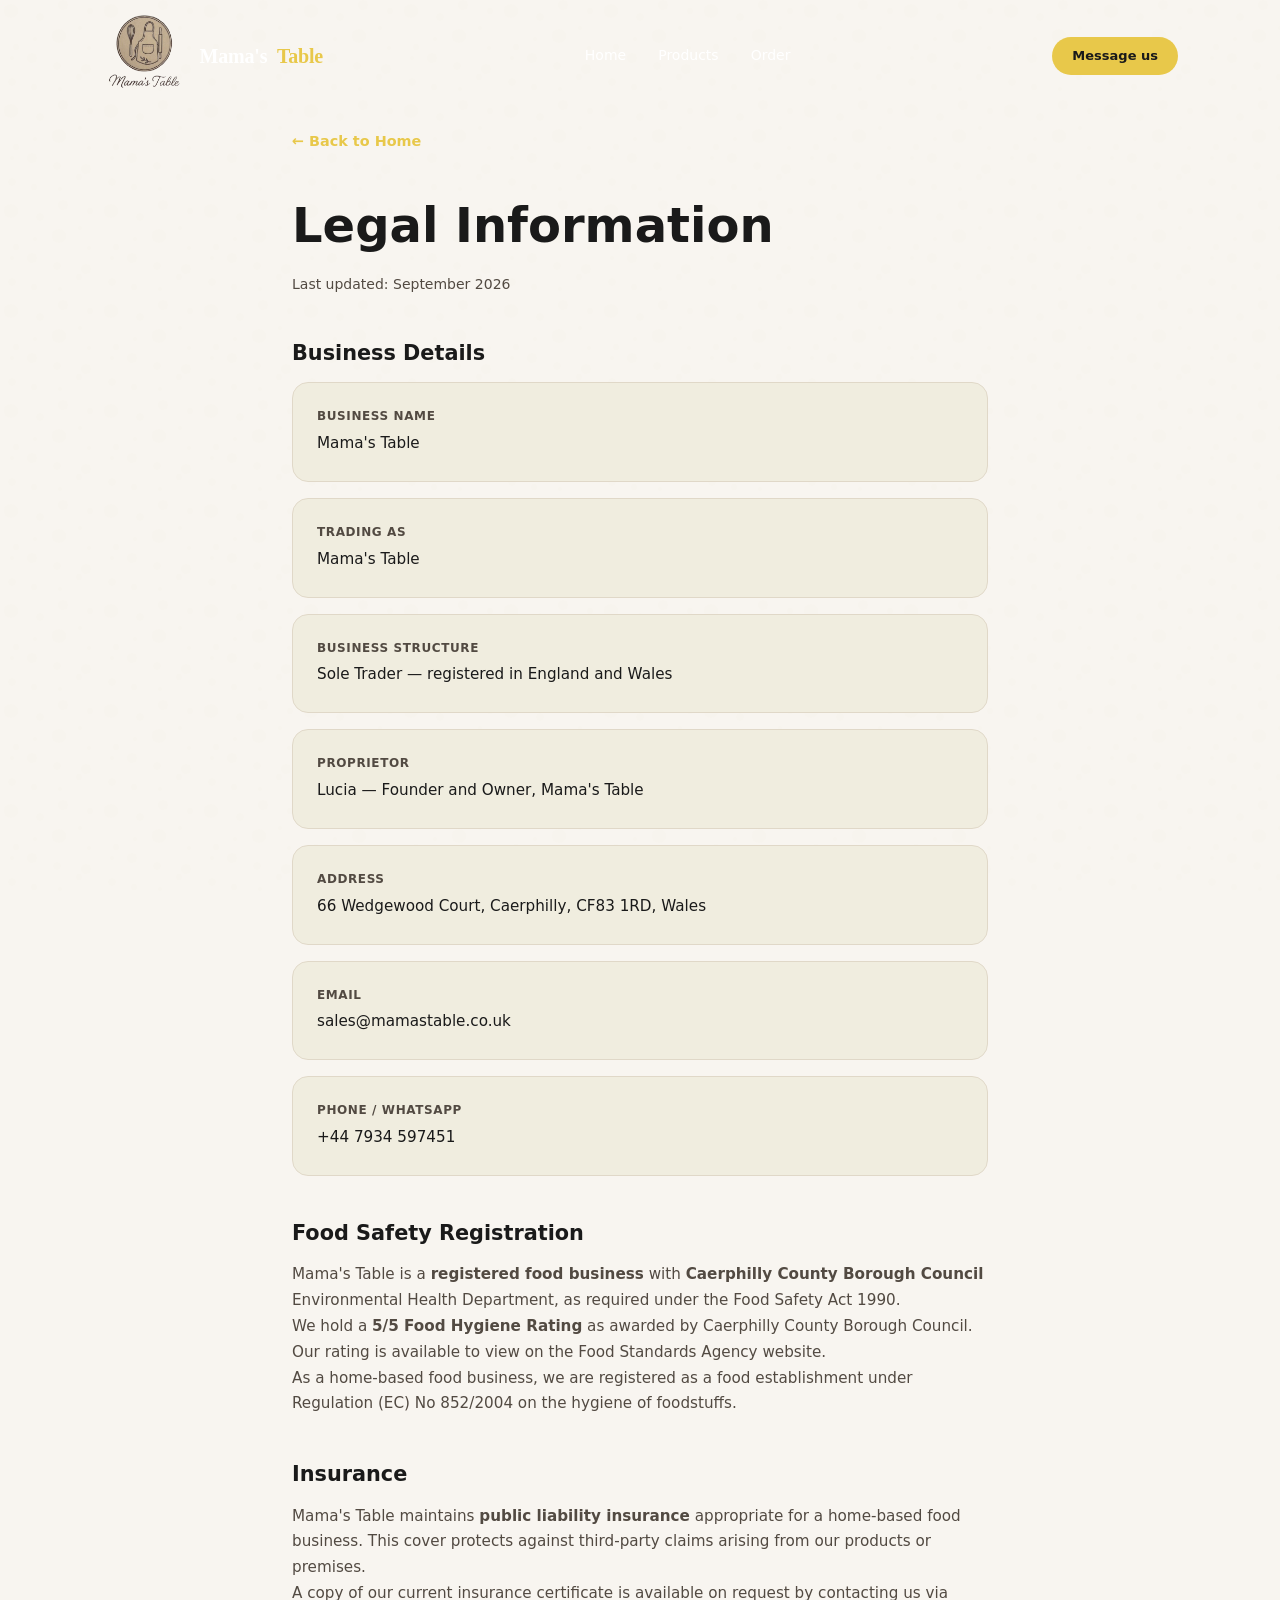
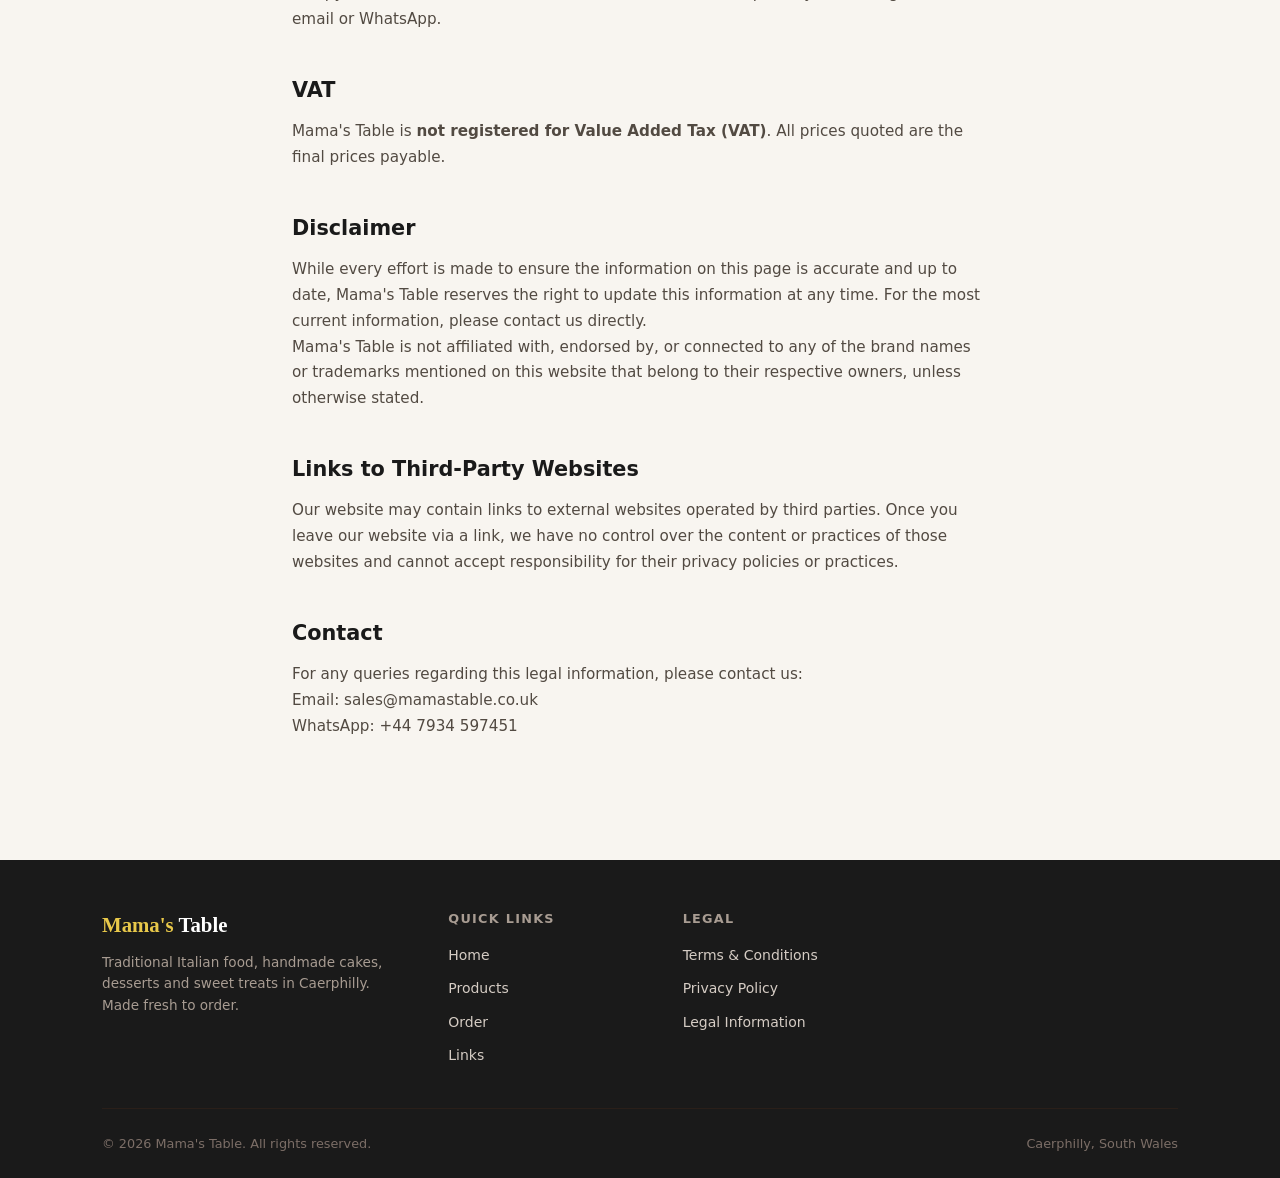
<file: legal.html>
<!DOCTYPE html>
<html lang="en">
<head>
<meta charset="UTF-8">
<meta name="viewport" content="width=device-width, initial-scale=1.0, viewport-fit=cover">
<title>Legal Information | Mama's Table | Home Baking, Caerphilly</title>
<meta name="description" content="Legal information for Mama's Table — sole trader business details, food safety registration, and insurance information.">
<meta name="robots" content="noindex">
<link rel="icon" type="image/png" href="img/logo.png">
<link rel="stylesheet" href="css/style.css?v=20261109b">
<style>
.legal-page { padding: 8rem 0 5rem; }
.legal-page .container { max-width: 760px; }
.legal-page h1 { font-size: clamp(2rem, 5vw, 3rem); margin-bottom: 0.5rem; }
.legal-meta { color: var(--ink-muted); font-size: 0.875rem; margin-bottom: 2.5rem; }
.legal-section { margin-bottom: 2.5rem; }
.legal-section h2 { font-size: 1.3rem; margin-bottom: 0.75rem; color: var(--ink); }
.legal-section p, .legal-section li { color: var(--ink-muted); line-height: 1.7; font-size: 0.95rem; }
.legal-section ul { padding-left: 1.5rem; display: flex; flex-direction: column; gap: 0.5rem; }
.info-box { background: var(--surface); border: 1.5px solid var(--border); border-radius: var(--radius); padding: 1.5rem; margin-bottom: 1rem; }
.info-box p { margin: 0; color: var(--ink); font-size: 0.95rem; }
.info-label { font-weight: 700; font-size: 0.75rem; text-transform: uppercase; letter-spacing: 0.05em; color: var(--ink-muted); margin-bottom: 0.25rem; }
.back-link { display: inline-flex; align-items: center; gap: 0.5rem; color: var(--accent); font-weight: 600; font-size: 0.9rem; margin-bottom: 2rem; text-decoration: none; }
.back-link:hover { text-decoration: underline; }
</style>
<!-- Open Graph -->
<meta property="og:type" content="website">
<meta property="og:url" content="https://mamastable.co.uk/legal.html">
<meta property="og:title" content="Legal Information | Mama's Table">
<meta property="og:description" content="Legal information for Mama's Table — sole trader business details, food safety registration, and insurance.">
</head>
<body>

<a href="#main" class="skip-link">Skip to main content</a>

<nav id="nav">
  <div class="container nav-inner">
    <a href="index.html" class="nav-logo">
      <img src="img/logo.png" alt="Mama's Table">
      Mama's <span>Table</span>
    </a>
    <div class="nav-links">
      <a href="index.html">Home</a>
      <a href="products.html">Products</a>
      <a href="index.html#order">Order</a>
    </div>
    <a href="https://api.whatsapp.com/send?phone=447934597451" target="_blank" class="nav-cta">Message us</a>
    <button class="nav-burger" aria-label="Toggle menu" aria-expanded="false">
      <span></span>
      <span></span>
      <span></span>
    </button>
  </div>
</nav>

<main id="main">
  <section class="legal-page">
    <div class="container">
      <a href="index.html" class="back-link">← Back to Home</a>
      <h1>Legal Information</h1>
      <p class="legal-meta">Last updated: September 2026</p>

      <div class="legal-section">
        <h2>Business Details</h2>
        <div class="info-box">
          <div class="info-label">Business Name</div>
          <p>Mama's Table</p>
        </div>
        <div class="info-box">
          <div class="info-label">Trading As</div>
          <p>Mama's Table</p>
        </div>
        <div class="info-box">
          <div class="info-label">Business Structure</div>
          <p>Sole Trader — registered in England and Wales</p>
        </div>
        <div class="info-box">
          <div class="info-label">Proprietor</div>
          <p>Lucia — Founder and Owner, Mama's Table</p>
        </div>
        <div class="info-box">
          <div class="info-label">Address</div>
          <p>66 Wedgewood Court, Caerphilly, CF83 1RD, Wales</p>
        </div>
        <div class="info-box">
          <div class="info-label">Email</div>
          <p><a href="mailto:sales@mamastable.co.uk">sales@mamastable.co.uk</a></p>
        </div>
        <div class="info-box">
          <div class="info-label">Phone / WhatsApp</div>
          <p><a href="https://api.whatsapp.com/send?phone=447934597451" target="_blank">+44 7934 597451</a></p>
        </div>
      </div>

      <div class="legal-section">
        <h2>Food Safety Registration</h2>
        <p>Mama's Table is a <strong>registered food business</strong> with <strong>Caerphilly County Borough Council</strong> Environmental Health Department, as required under the Food Safety Act 1990.</p>
        <p>We hold a <strong>5/5 Food Hygiene Rating</strong> as awarded by Caerphilly County Borough Council. Our rating is available to view on the Food Standards Agency website.</p>
        <p>As a home-based food business, we are registered as a food establishment under Regulation (EC) No 852/2004 on the hygiene of foodstuffs.</p>
      </div>

      <div class="legal-section">
        <h2>Insurance</h2>
        <p>Mama's Table maintains <strong>public liability insurance</strong> appropriate for a home-based food business. This cover protects against third-party claims arising from our products or premises.</p>
        <p>A copy of our current insurance certificate is available on request by contacting us via email or WhatsApp.</p>
      </div>

      <div class="legal-section">
        <h2>VAT</h2>
        <p>Mama's Table is <strong>not registered for Value Added Tax (VAT)</strong>. All prices quoted are the final prices payable.</p>
      </div>

      <div class="legal-section">
        <h2>Disclaimer</h2>
        <p>While every effort is made to ensure the information on this page is accurate and up to date, Mama's Table reserves the right to update this information at any time. For the most current information, please contact us directly.</p>
        <p>Mama's Table is not affiliated with, endorsed by, or connected to any of the brand names or trademarks mentioned on this website that belong to their respective owners, unless otherwise stated.</p>
      </div>

      <div class="legal-section">
        <h2>Links to Third-Party Websites</h2>
        <p>Our website may contain links to external websites operated by third parties. Once you leave our website via a link, we have no control over the content or practices of those websites and cannot accept responsibility for their privacy policies or practices.</p>
      </div>

      <div class="legal-section">
        <h2>Contact</h2>
        <p>For any queries regarding this legal information, please contact us:</p>
        <p>Email: <a href="mailto:sales@mamastable.co.uk">sales@mamastable.co.uk</a><br>
        WhatsApp: <a href="https://api.whatsapp.com/send?phone=447934597451" target="_blank">+44 7934 597451</a></p>
      </div>
    </div>
  </section>
</main>

<footer>
  <div class="container">
    <div class="footer-grid">
      <div>
        <span class="footer-logo"><span>Mama's</span> Table</span>
        <p>Traditional Italian food, handmade cakes, desserts and sweet treats in Caerphilly. Made fresh to order.</p>
      </div>
      <div>
        <h4>Quick Links</h4>
        <ul>
          <li><a href="index.html">Home</a></li>
          <li><a href="products.html">Products</a></li>
          <li><a href="index.html#order">Order</a></li>
          <li><a href="links.html">Links</a></li>
        </ul>
      </div>
      <div>
        <h4>Legal</h4>
        <ul>
          <li><a href="terms.html">Terms &amp; Conditions</a></li>
          <li><a href="privacy.html">Privacy Policy</a></li>
          <li><a href="legal.html">Legal Information</a></li>
        </ul>
      </div>
    </div>
    <div class="footer-bot">
      <span>&copy; 2026 Mama's Table. All rights reserved.</span>
      <span>Caerphilly, South Wales</span>
    </div>
  </div>
</footer>

<script src="js/script.js?v=20261109b"></script>
</body>
</html>
</file>
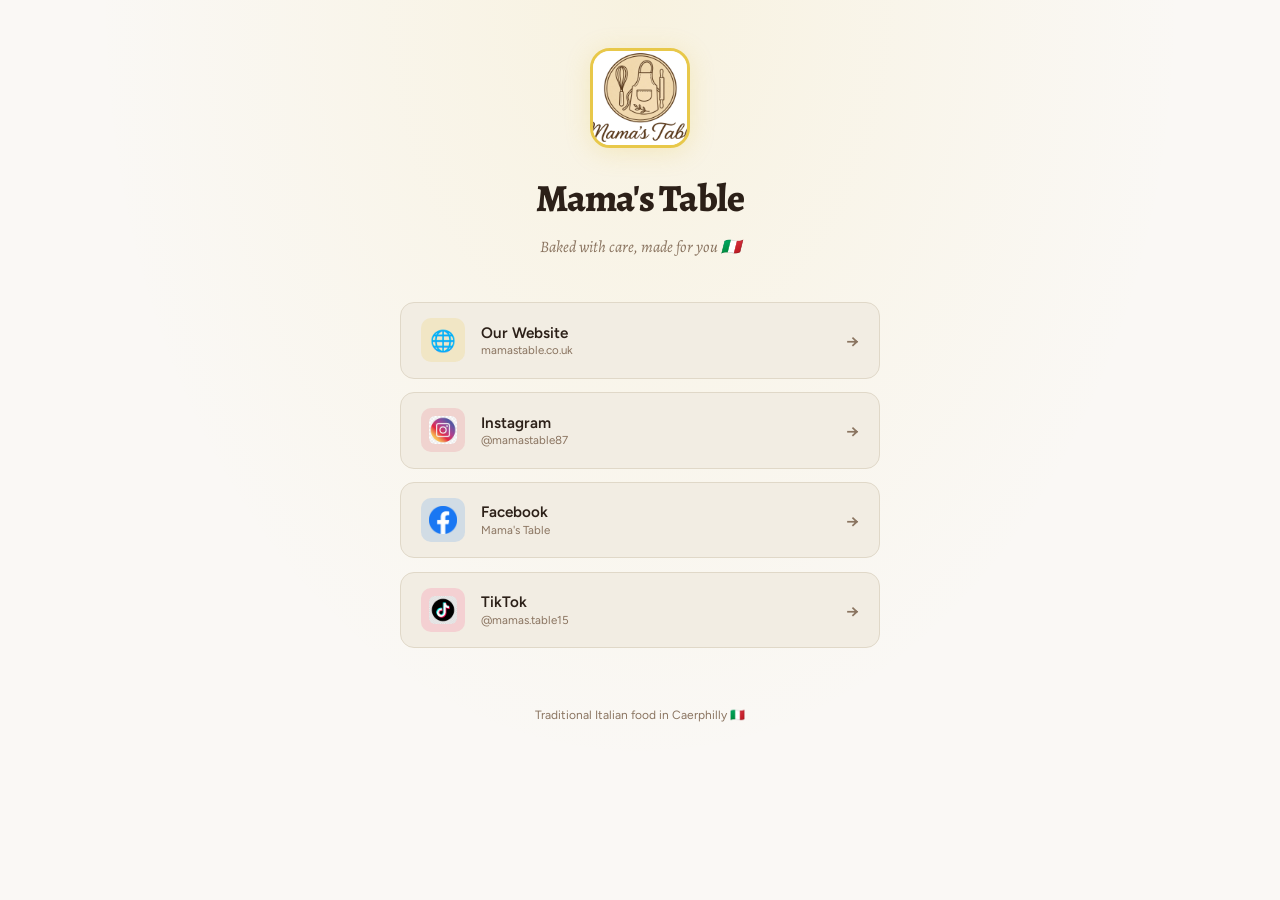
<file: links.html>
<!DOCTYPE html>
<html lang="en">
<head>
<meta charset="UTF-8">
<meta name="viewport" content="width=device-width, initial-scale=1.0, viewport-fit=cover">
<title>Mama's Table — Links</title>
<link rel="icon" type="image/png" href="img/logo.png">
<link href="https://fonts.googleapis.com/css2?family=Alegreya:ital,wght@0,500;0,600;0,700;0,800;1,500;1,600&family=Figtree:wght@400;500;600;700&display=swap" rel="stylesheet">
<style>
*, *::before, *::after { box-sizing: border-box; margin: 0; padding: 0; }

:root {
  --bg: #FAF8F5;
  --ink: #2C2018;
  --accent: #E8C84A;
  --accent-dark: #C9A82E;
  --muted: #8A7460;
  --card: #F2EDE3;
  --border: #E0D8C8;
}

body {
  font-family: 'Figtree', sans-serif;
  background: var(--bg);
  color: var(--ink);
  min-height: 100vh;
  display: flex;
  flex-direction: column;
  align-items: center;
  padding: 3rem 1.5rem;
  background-image: radial-gradient(ellipse at top, rgba(232,200,74,0.12) 0%, transparent 60%);
}

.container {
  width: 100%;
  max-width: 480px;
  display: flex;
  flex-direction: column;
  align-items: center;
  gap: 1.25rem;
}

.logo {
  width: 100px;
  height: 100px;
  border-radius: 20px;
  object-fit: cover;
  border: 3px solid var(--accent);
  box-shadow: 0 4px 24px rgba(232,200,74,0.25);
  margin-bottom: 0.5rem;
}

h1 {
  font-family: 'Alegreya', serif;
  font-size: clamp(1.8rem, 6vw, 2.4rem);
  font-weight: 800;
  color: var(--ink);
  text-align: center;
  letter-spacing: -0.02em;
  line-height: 1.15;
}

.tagline {
  font-family: 'Alegreya', serif;
  font-style: italic;
  font-size: 1rem;
  color: var(--muted);
  text-align: center;
  margin-top: -0.25rem;
}

.links {
  width: 100%;
  display: flex;
  flex-direction: column;
  gap: 0.85rem;
  margin-top: 1.5rem;
}

.link-card {
  display: flex;
  align-items: center;
  gap: 1rem;
  background: var(--card);
  border: 1.5px solid var(--border);
  border-radius: 14px;
  padding: 0.95rem 1.25rem;
  text-decoration: none;
  color: var(--ink);
  font-weight: 600;
  font-size: 0.95rem;
  transition: all 0.2s ease;
  width: 100%;
  text-align: left;
}

.link-card:hover {
  border-color: var(--accent);
  background: #EDE5D0;
  transform: translateY(-2px);
  box-shadow: 0 6px 20px rgba(232,200,74,0.18);
}

.link-card:active {
  transform: translateY(0);
}

.link-icon {
  width: 44px;
  height: 44px;
  border-radius: 10px;
  display: flex;
  align-items: center;
  justify-content: center;
  flex-shrink: 0;
  font-size: 1.3rem;
}

.link-icon.website  { background: rgba(232,200,74,0.2); }
.link-icon.facebook { background: rgba(24,119,242,0.15); }
.link-icon.instagram{ background: rgba(228,64,95,0.15); }
.link-icon.tiktok   { background: rgba(255,0,80,0.12); }

.link-text {
  flex: 1;
}

.link-text span {
  display: block;
  font-size: 0.72rem;
  color: var(--muted);
  font-weight: 400;
  margin-top: 0.1rem;
}

.arrow {
  color: var(--muted);
  font-size: 1.1rem;
}

footer {
  margin-top: auto;
  padding-top: 2.5rem;
  font-size: 0.75rem;
  color: var(--muted);
  text-align: center;
}

@media (prefers-reduced-motion: reduce) {
  .link-card { transition: none; }
  .link-card:hover { transform: none; }
}
</style>
</head>
<body>
  <div class="container">
    <img src="img/mamas-table-logo.svg" alt="Mama's Table" class="logo">
    <h1>Mama's Table</h1>
    <p class="tagline">Baked with care, made for you 🇮🇹</p>

    <div class="links">
      <a href="https://mamastable.co.uk" target="_blank" class="link-card">
        <div class="link-icon website">🌐</div>
        <div class="link-text">
          Our Website
          <span>mamastable.co.uk</span>
        </div>
        <span class="arrow">→</span>
      </a>

      <a href="https://www.instagram.com/mamastable87/" target="_blank" class="link-card">
        <div class="link-icon instagram"><img src="img/insta-logo.jpg" alt="Instagram" style="width:28px;height:28px;border-radius:6px;object-fit:cover;"></div>
        <div class="link-text">
          Instagram
          <span>@mamastable87</span>
        </div>
        <span class="arrow">→</span>
      </a>

      <a href="https://www.facebook.com/mamastable87" target="_blank" rel="noopener" class="link-card">
        <div class="link-icon facebook"><img src="img/fb-logo.webp" alt="Facebook" style="width:28px;height:28px;border-radius:6px;object-fit:contain;"></div>
        <div class="link-text">
          Facebook
          <span>Mama's Table</span>
        </div>
        <span class="arrow">→</span>
      </a>

      <a href="https://www.tiktok.com/@mamas.table15" target="_blank" class="link-card">
        <div class="link-icon tiktok"><img src="img/tiktok-logo.jpg" alt="TikTok" style="width:28px;height:28px;border-radius:6px;object-fit:cover;"></div>
        <div class="link-text">
          TikTok
          <span>@mamas.table15</span>
        </div>
        <span class="arrow">→</span>
      </a>
    </div>

    <footer>
      Traditional Italian food in Caerphilly 🇮🇹
    </footer>
  </div>
</body>
</html>
</file>
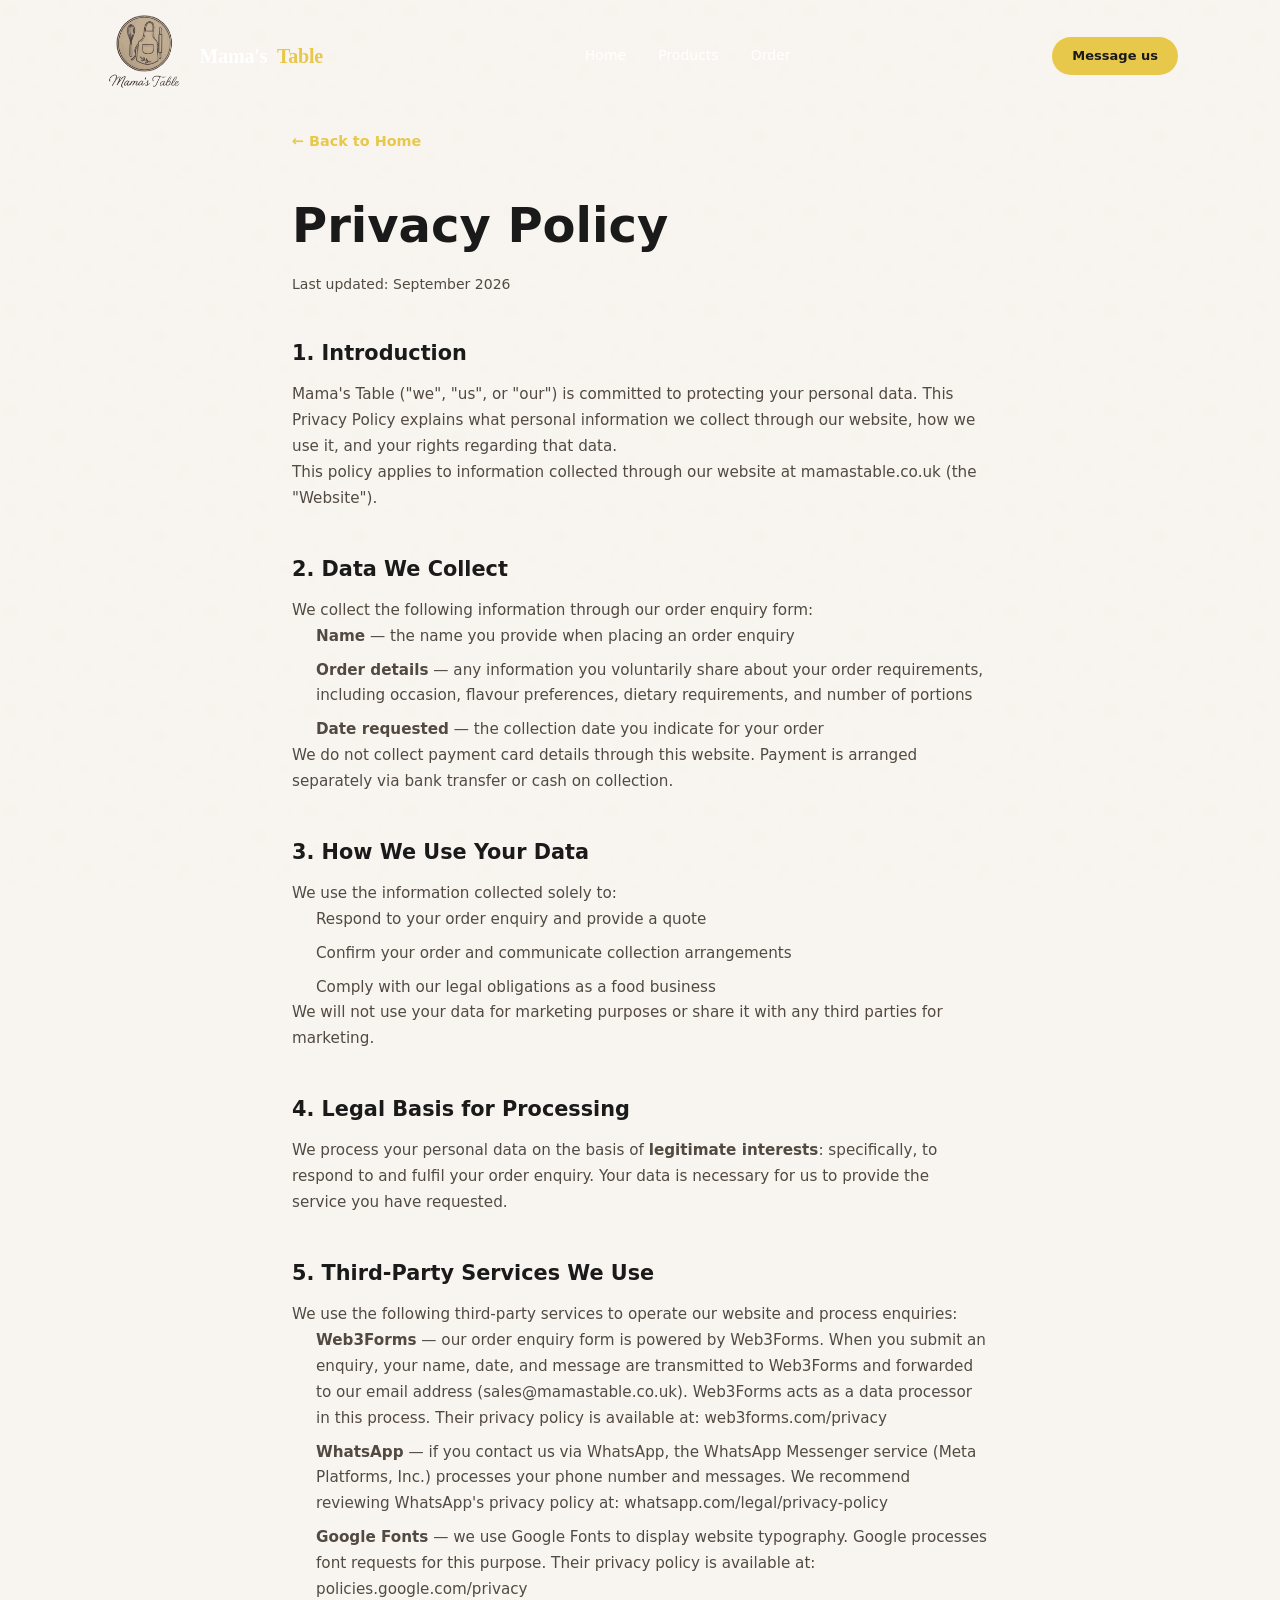
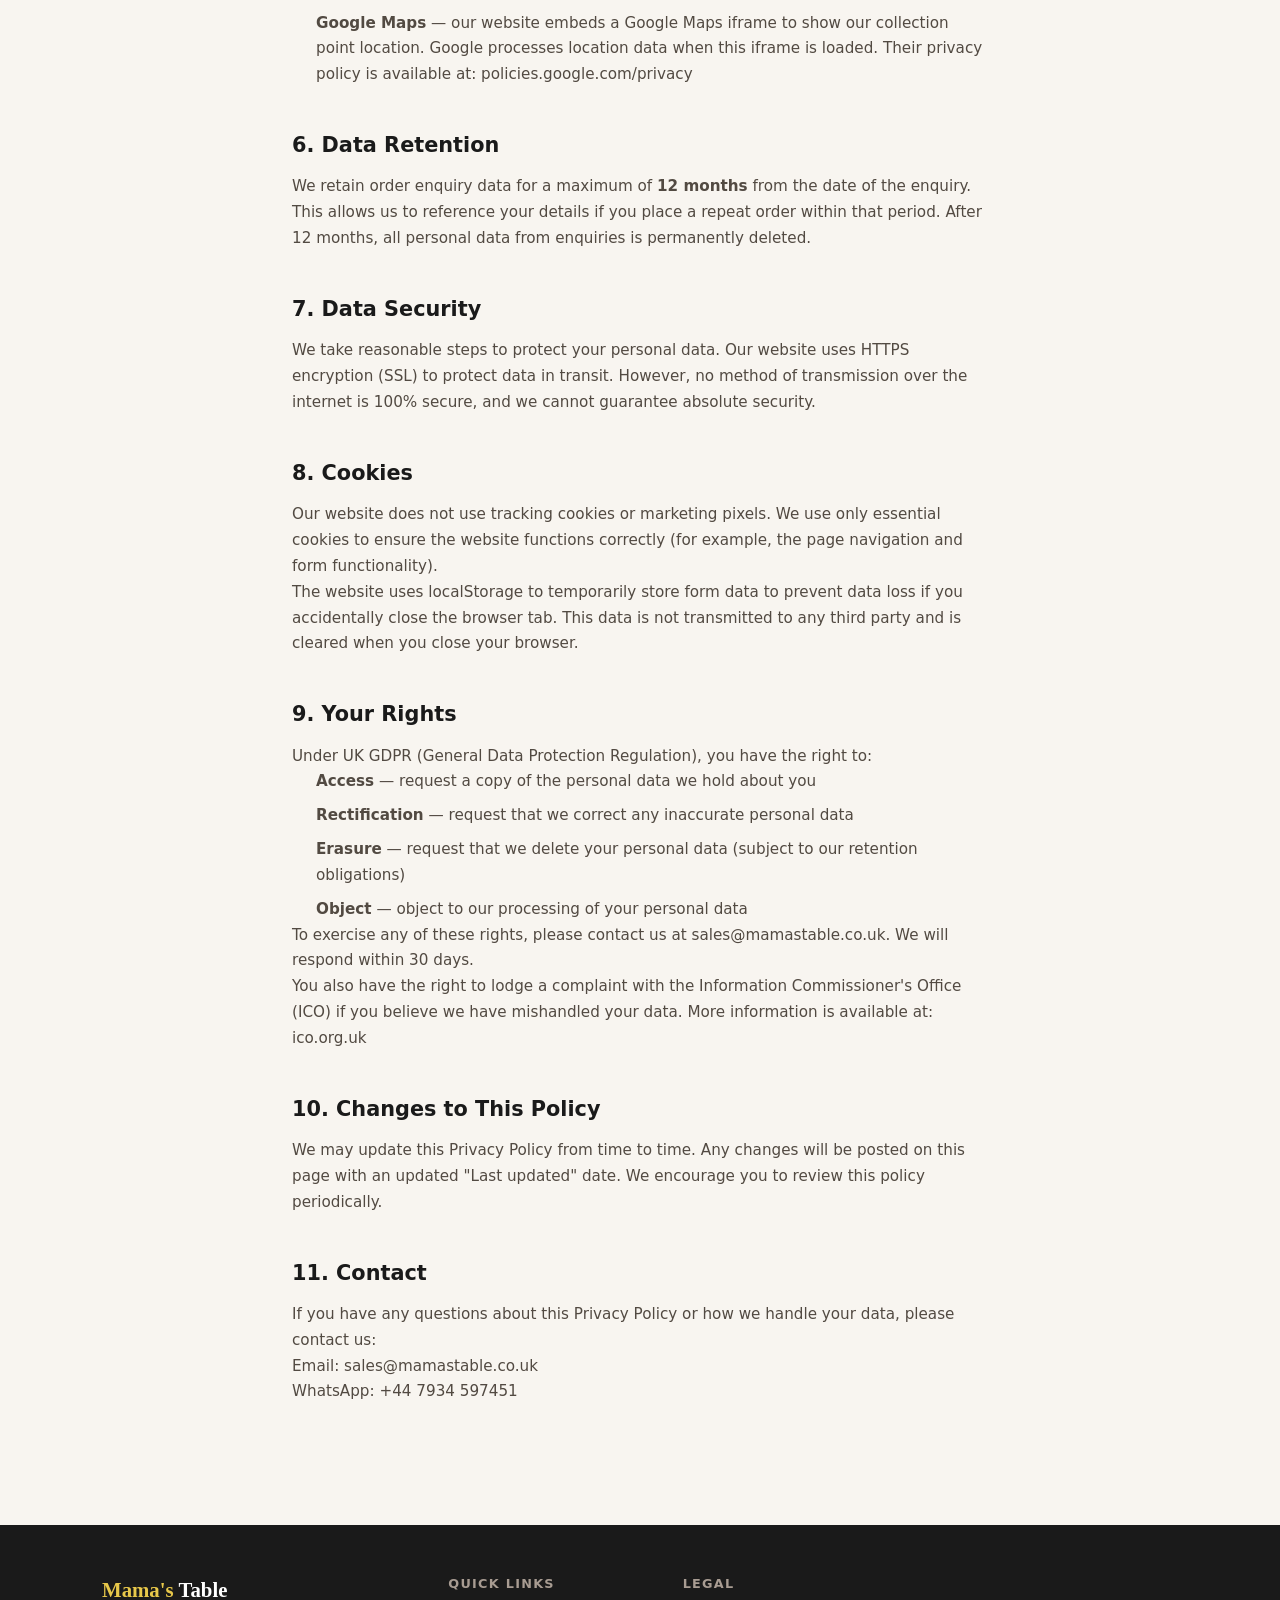
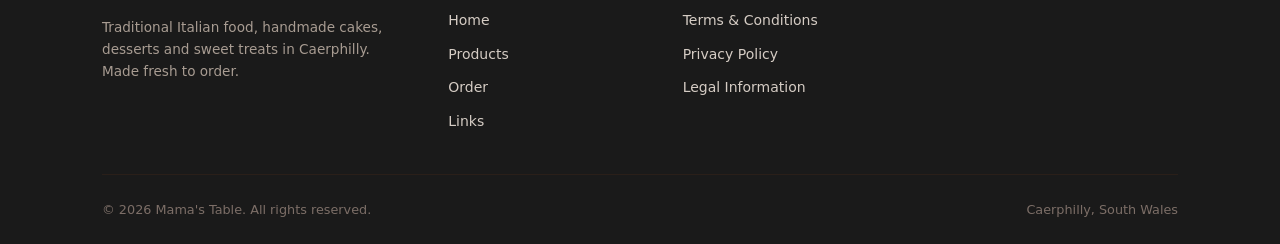
<file: privacy.html>
<!DOCTYPE html>
<html lang="en">
<head>
<meta charset="UTF-8">
<meta name="viewport" content="width=device-width, initial-scale=1.0, viewport-fit=cover">
<title>Privacy Policy | Mama's Table | Home Baking, Caerphilly</title>
<meta name="description" content="Privacy Policy for Mama's Table home baking business — information collected through the website contact form and third-party services.">
<meta name="robots" content="noindex">
<link rel="icon" type="image/png" href="img/logo.png">
<link rel="stylesheet" href="css/style.css?v=20261109b">
<style>
.legal-page { padding: 8rem 0 5rem; }
.legal-page .container { max-width: 760px; }
.legal-page h1 { font-size: clamp(2rem, 5vw, 3rem); margin-bottom: 0.5rem; }
.legal-meta { color: var(--ink-muted); font-size: 0.875rem; margin-bottom: 2.5rem; }
.legal-section { margin-bottom: 2.5rem; }
.legal-section h2 { font-size: 1.3rem; margin-bottom: 0.75rem; color: var(--ink); }
.legal-section p, .legal-section li { color: var(--ink-muted); line-height: 1.7; font-size: 0.95rem; }
.legal-section ul { padding-left: 1.5rem; display: flex; flex-direction: column; gap: 0.5rem; }
.back-link { display: inline-flex; align-items: center; gap: 0.5rem; color: var(--accent); font-weight: 600; font-size: 0.9rem; margin-bottom: 2rem; text-decoration: none; }
.back-link:hover { text-decoration: underline; }
</style>
<!-- Open Graph -->
<meta property="og:type" content="website">
<meta property="og:url" content="https://mamastable.co.uk/privacy.html">
<meta property="og:title" content="Privacy Policy | Mama's Table">
<meta property="og:description" content="Privacy Policy for Mama's Table — information collected through the website form and third-party services.">
</head>
<body>

<a href="#main" class="skip-link">Skip to main content</a>

<nav id="nav">
  <div class="container nav-inner">
    <a href="index.html" class="nav-logo">
      <img src="img/logo.png" alt="Mama's Table">
      Mama's <span>Table</span>
    </a>
    <div class="nav-links">
      <a href="index.html">Home</a>
      <a href="products.html">Products</a>
      <a href="index.html#order">Order</a>
    </div>
    <a href="https://api.whatsapp.com/send?phone=447934597451" target="_blank" class="nav-cta">Message us</a>
    <button class="nav-burger" aria-label="Toggle menu" aria-expanded="false">
      <span></span>
      <span></span>
      <span></span>
    </button>
  </div>
</nav>

<main id="main">
  <section class="legal-page">
    <div class="container">
      <a href="index.html" class="back-link">← Back to Home</a>
      <h1>Privacy Policy</h1>
      <p class="legal-meta">Last updated: September 2026</p>

      <div class="legal-section">
        <h2>1. Introduction</h2>
        <p>Mama's Table ("we", "us", or "our") is committed to protecting your personal data. This Privacy Policy explains what personal information we collect through our website, how we use it, and your rights regarding that data.</p>
        <p>This policy applies to information collected through our website at <a href="https://mamastable.co.uk" target="_blank" rel="noopener">mamastable.co.uk</a> (the "Website").</p>
      </div>

      <div class="legal-section">
        <h2>2. Data We Collect</h2>
        <p>We collect the following information through our order enquiry form:</p>
        <ul>
          <li><strong>Name</strong> — the name you provide when placing an order enquiry</li>
          <li><strong>Order details</strong> — any information you voluntarily share about your order requirements, including occasion, flavour preferences, dietary requirements, and number of portions</li>
          <li><strong>Date requested</strong> — the collection date you indicate for your order</li>
        </ul>
        <p>We do not collect payment card details through this website. Payment is arranged separately via bank transfer or cash on collection.</p>
      </div>

      <div class="legal-section">
        <h2>3. How We Use Your Data</h2>
        <p>We use the information collected solely to:</p>
        <ul>
          <li>Respond to your order enquiry and provide a quote</li>
          <li>Confirm your order and communicate collection arrangements</li>
          <li>Comply with our legal obligations as a food business</li>
        </ul>
        <p>We will not use your data for marketing purposes or share it with any third parties for marketing.</p>
      </div>

      <div class="legal-section">
        <h2>4. Legal Basis for Processing</h2>
        <p>We process your personal data on the basis of <strong>legitimate interests</strong>: specifically, to respond to and fulfil your order enquiry. Your data is necessary for us to provide the service you have requested.</p>
      </div>

      <div class="legal-section">
        <h2>5. Third-Party Services We Use</h2>
        <p>We use the following third-party services to operate our website and process enquiries:</p>
        <ul>
          <li><strong>Web3Forms</strong> — our order enquiry form is powered by Web3Forms. When you submit an enquiry, your name, date, and message are transmitted to Web3Forms and forwarded to our email address (sales@mamastable.co.uk). Web3Forms acts as a data processor in this process. Their privacy policy is available at: <a href="https://web3forms.com/privacy" target="_blank" rel="noopener">web3forms.com/privacy</a></li>
          <li><strong>WhatsApp</strong> — if you contact us via WhatsApp, the WhatsApp Messenger service (Meta Platforms, Inc.) processes your phone number and messages. We recommend reviewing WhatsApp's privacy policy at: <a href="https://www.whatsapp.com/legal/privacy-policy" target="_blank" rel="noopener">whatsapp.com/legal/privacy-policy</a></li>
          <li><strong>Google Fonts</strong> — we use Google Fonts to display website typography. Google processes font requests for this purpose. Their privacy policy is available at: <a href="https://policies.google.com/privacy" target="_blank" rel="noopener">policies.google.com/privacy</a></li>
          <li><strong>Google Maps</strong> — our website embeds a Google Maps iframe to show our collection point location. Google processes location data when this iframe is loaded. Their privacy policy is available at: <a href="https://policies.google.com/privacy" target="_blank" rel="noopener">policies.google.com/privacy</a></li>
        </ul>
      </div>

      <div class="legal-section">
        <h2>6. Data Retention</h2>
        <p>We retain order enquiry data for a maximum of <strong>12 months</strong> from the date of the enquiry. This allows us to reference your details if you place a repeat order within that period. After 12 months, all personal data from enquiries is permanently deleted.</p>
      </div>

      <div class="legal-section">
        <h2>7. Data Security</h2>
        <p>We take reasonable steps to protect your personal data. Our website uses HTTPS encryption (SSL) to protect data in transit. However, no method of transmission over the internet is 100% secure, and we cannot guarantee absolute security.</p>
      </div>

      <div class="legal-section">
        <h2>8. Cookies</h2>
        <p>Our website does not use tracking cookies or marketing pixels. We use only essential cookies to ensure the website functions correctly (for example, the page navigation and form functionality).</p>
        <p>The website uses localStorage to temporarily store form data to prevent data loss if you accidentally close the browser tab. This data is not transmitted to any third party and is cleared when you close your browser.</p>
      </div>

      <div class="legal-section">
        <h2>9. Your Rights</h2>
        <p>Under UK GDPR (General Data Protection Regulation), you have the right to:</p>
        <ul>
          <li><strong>Access</strong> — request a copy of the personal data we hold about you</li>
          <li><strong>Rectification</strong> — request that we correct any inaccurate personal data</li>
          <li><strong>Erasure</strong> — request that we delete your personal data (subject to our retention obligations)</li>
          <li><strong>Object</strong> — object to our processing of your personal data</li>
        </ul>
        <p>To exercise any of these rights, please contact us at <a href="mailto:sales@mamastable.co.uk">sales@mamastable.co.uk</a>. We will respond within 30 days.</p>
        <p>You also have the right to lodge a complaint with the Information Commissioner's Office (ICO) if you believe we have mishandled your data. More information is available at: <a href="https://ico.org.uk" target="_blank" rel="noopener">ico.org.uk</a></p>
      </div>

      <div class="legal-section">
        <h2>10. Changes to This Policy</h2>
        <p>We may update this Privacy Policy from time to time. Any changes will be posted on this page with an updated "Last updated" date. We encourage you to review this policy periodically.</p>
      </div>

      <div class="legal-section">
        <h2>11. Contact</h2>
        <p>If you have any questions about this Privacy Policy or how we handle your data, please contact us:</p>
        <p>Email: <a href="mailto:sales@mamastable.co.uk">sales@mamastable.co.uk</a><br>
        WhatsApp: <a href="https://api.whatsapp.com/send?phone=447934597451" target="_blank">+44 7934 597451</a></p>
      </div>
    </div>
  </section>
</main>

<footer>
  <div class="container">
    <div class="footer-grid">
      <div>
        <span class="footer-logo"><span>Mama's</span> Table</span>
        <p>Traditional Italian food, handmade cakes, desserts and sweet treats in Caerphilly. Made fresh to order.</p>
      </div>
      <div>
        <h4>Quick Links</h4>
        <ul>
          <li><a href="index.html">Home</a></li>
          <li><a href="products.html">Products</a></li>
          <li><a href="index.html#order">Order</a></li>
          <li><a href="links.html">Links</a></li>
        </ul>
      </div>
      <div>
        <h4>Legal</h4>
        <ul>
          <li><a href="terms.html">Terms &amp; Conditions</a></li>
          <li><a href="privacy.html">Privacy Policy</a></li>
          <li><a href="legal.html">Legal Information</a></li>
        </ul>
      </div>
    </div>
    <div class="footer-bot">
      <span>&copy; 2026 Mama's Table. All rights reserved.</span>
      <span>Caerphilly, South Wales</span>
    </div>
  </div>
</footer>

<script src="js/script.js?v=20261109b"></script>
</body>
</html>
</file>
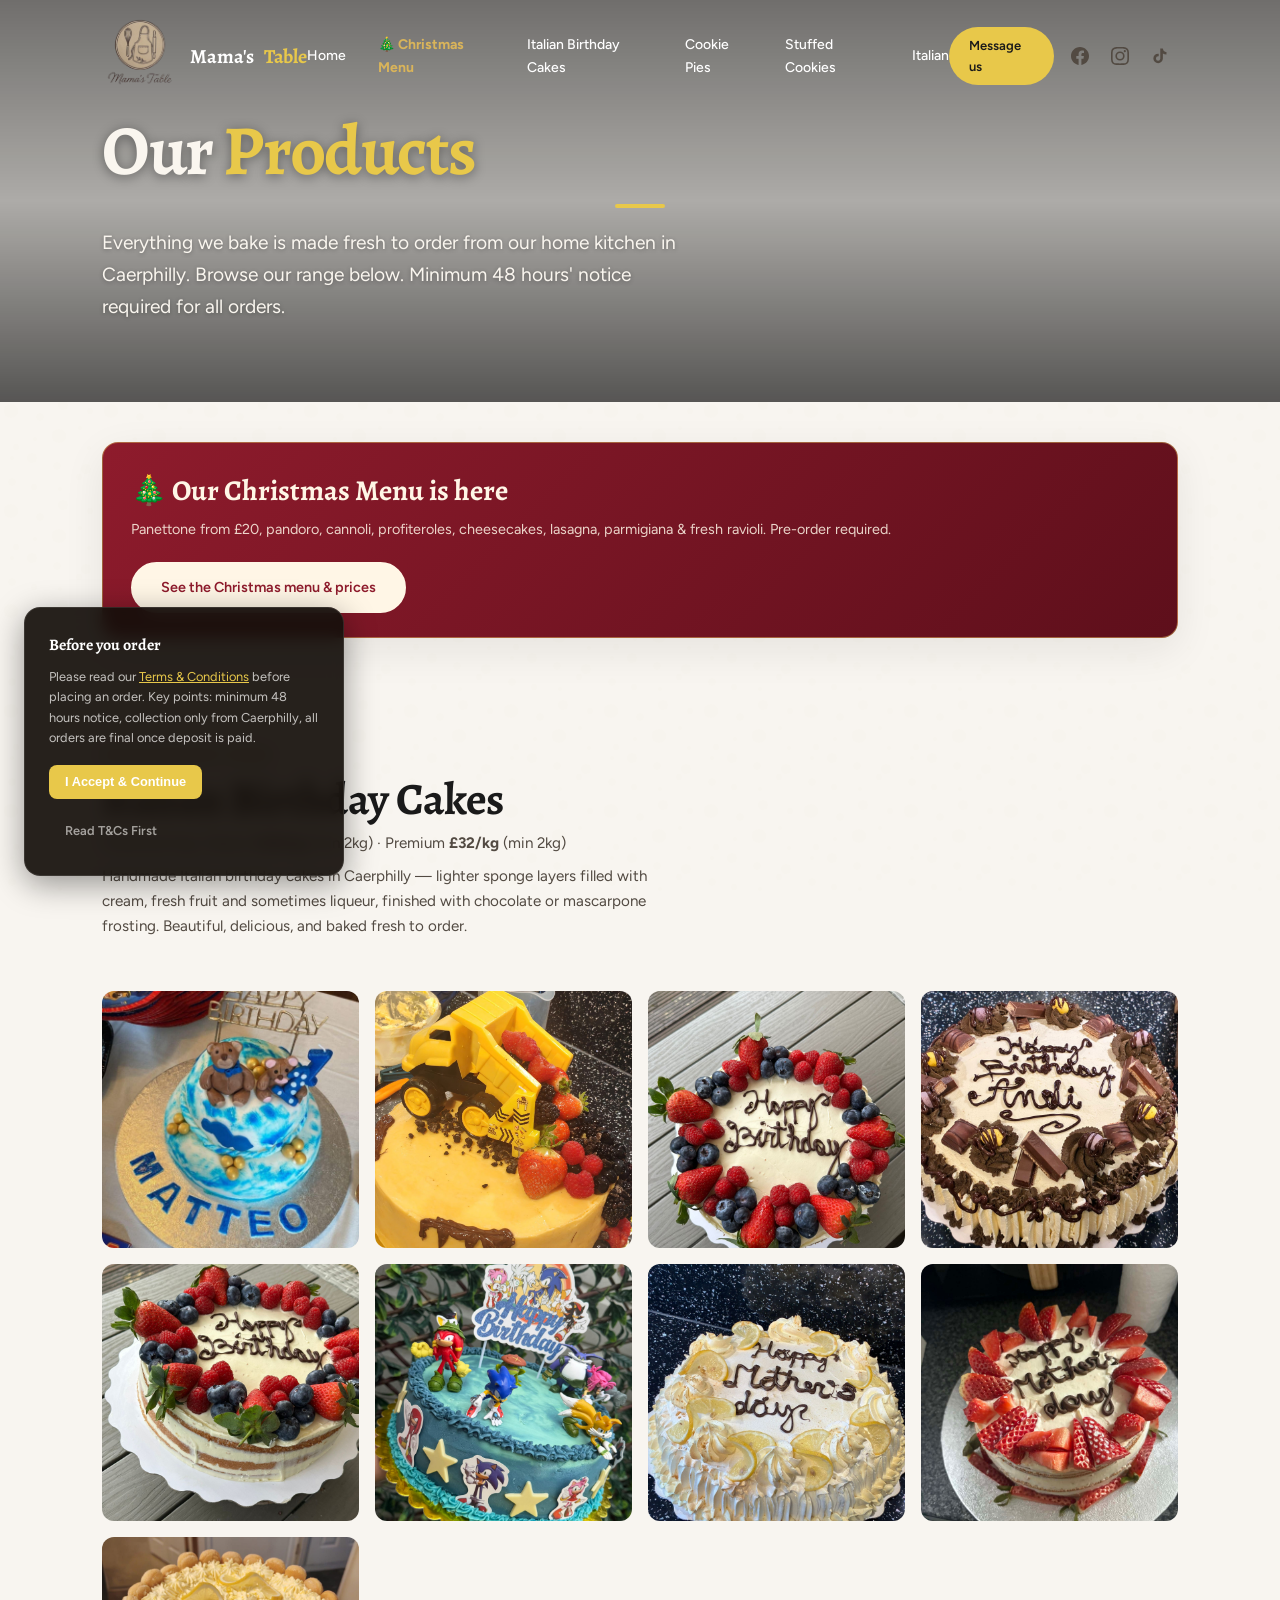
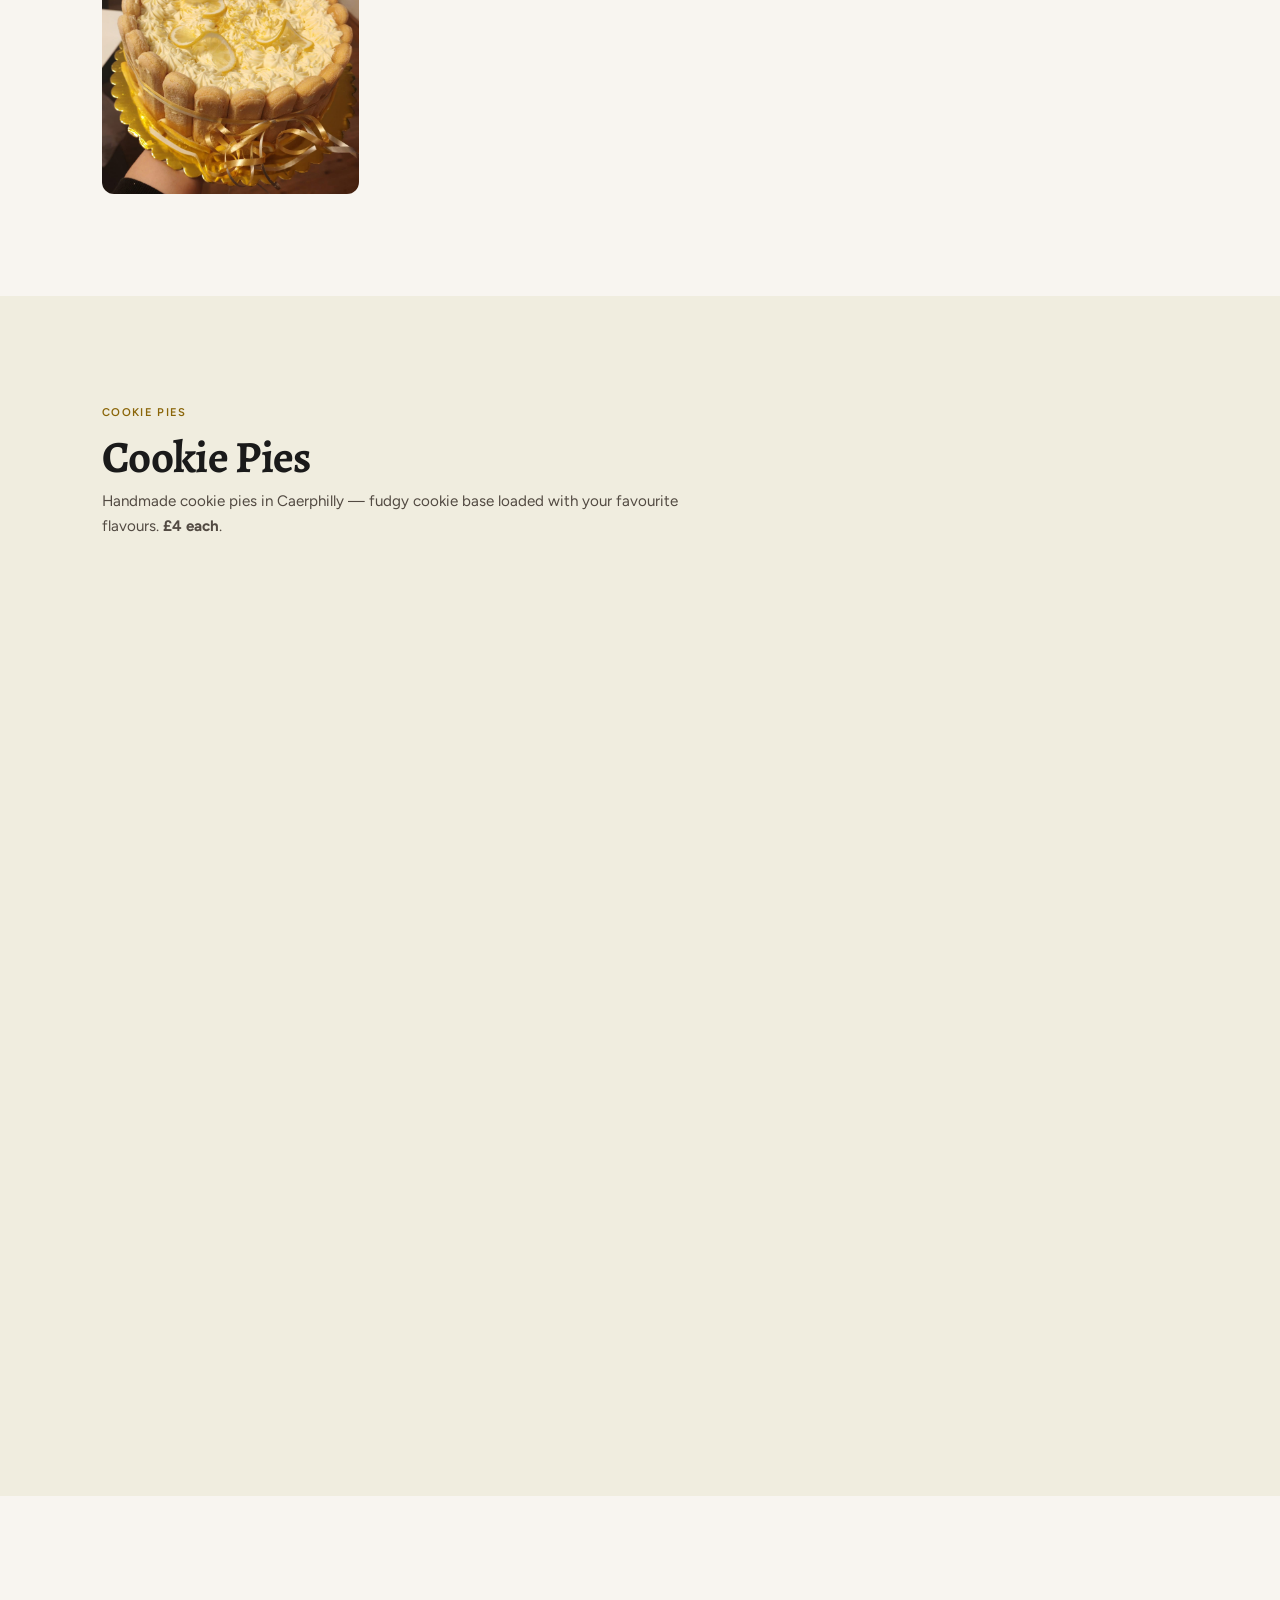
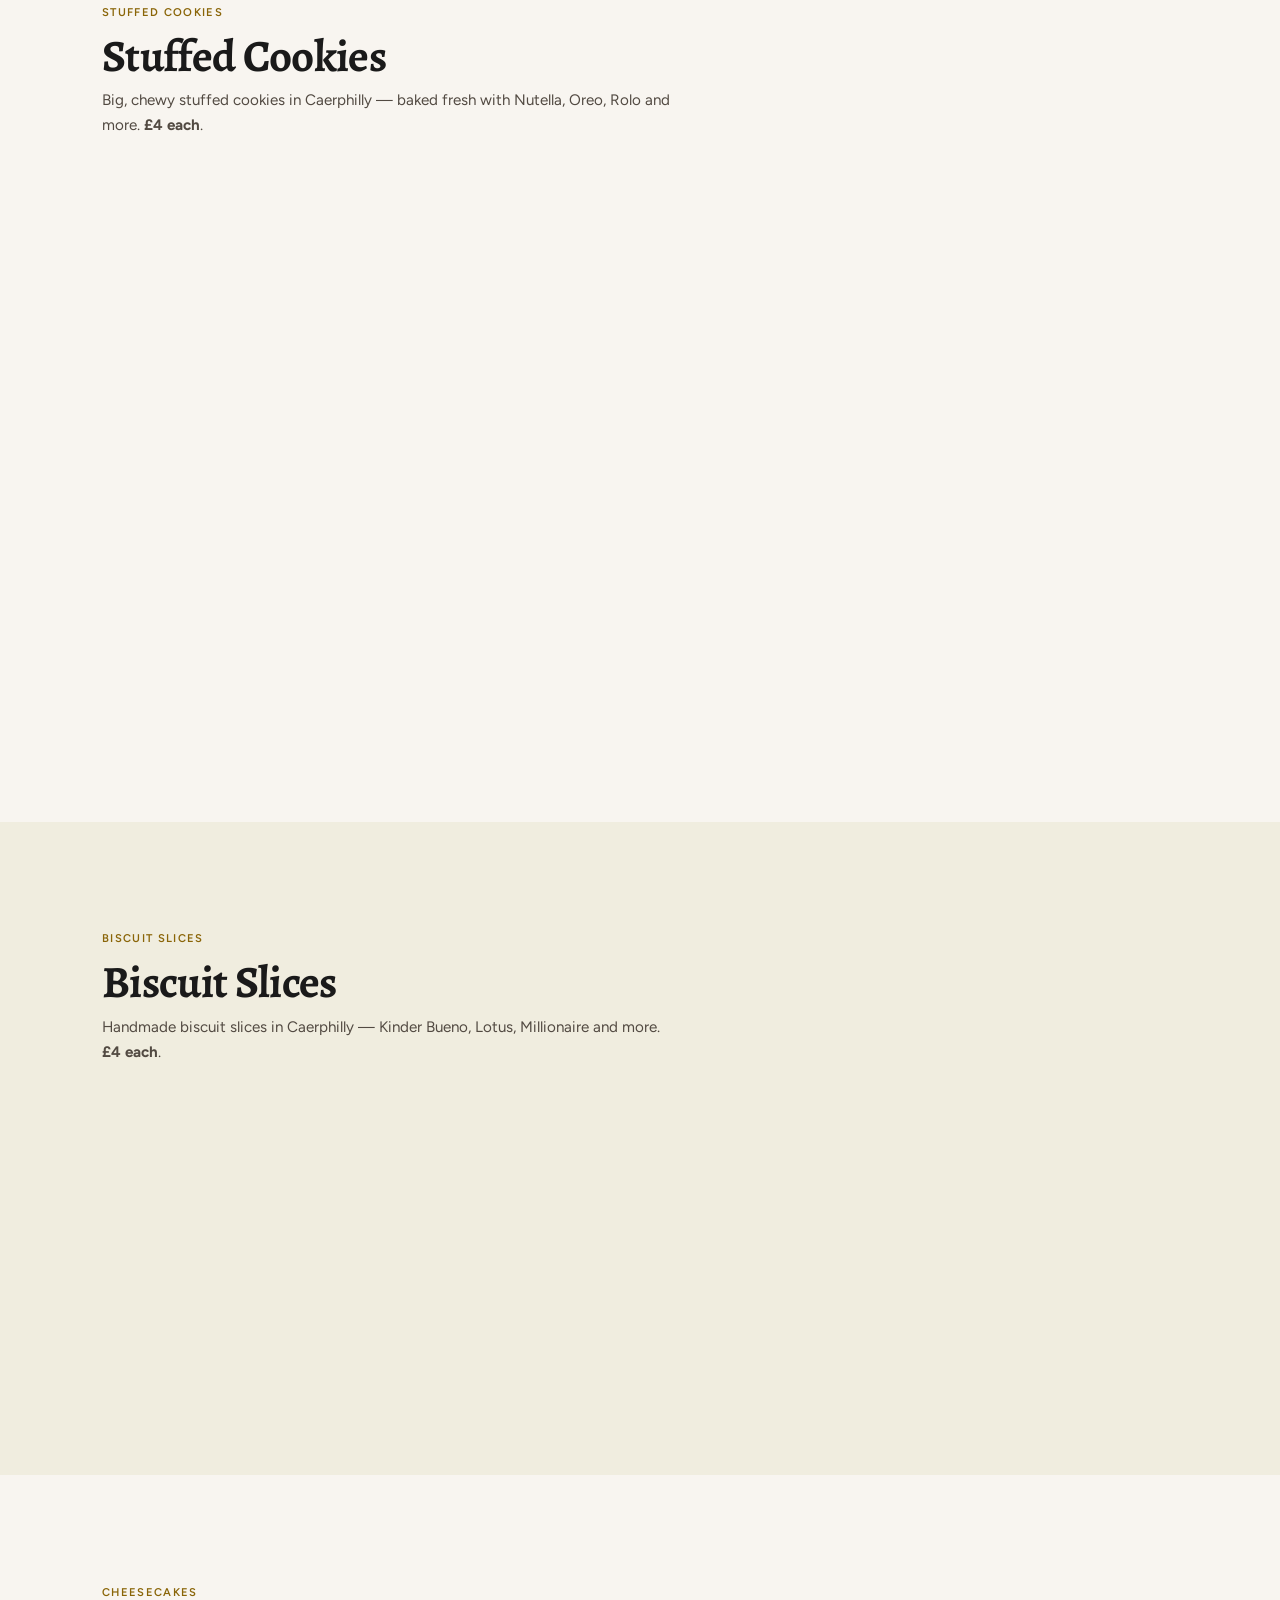
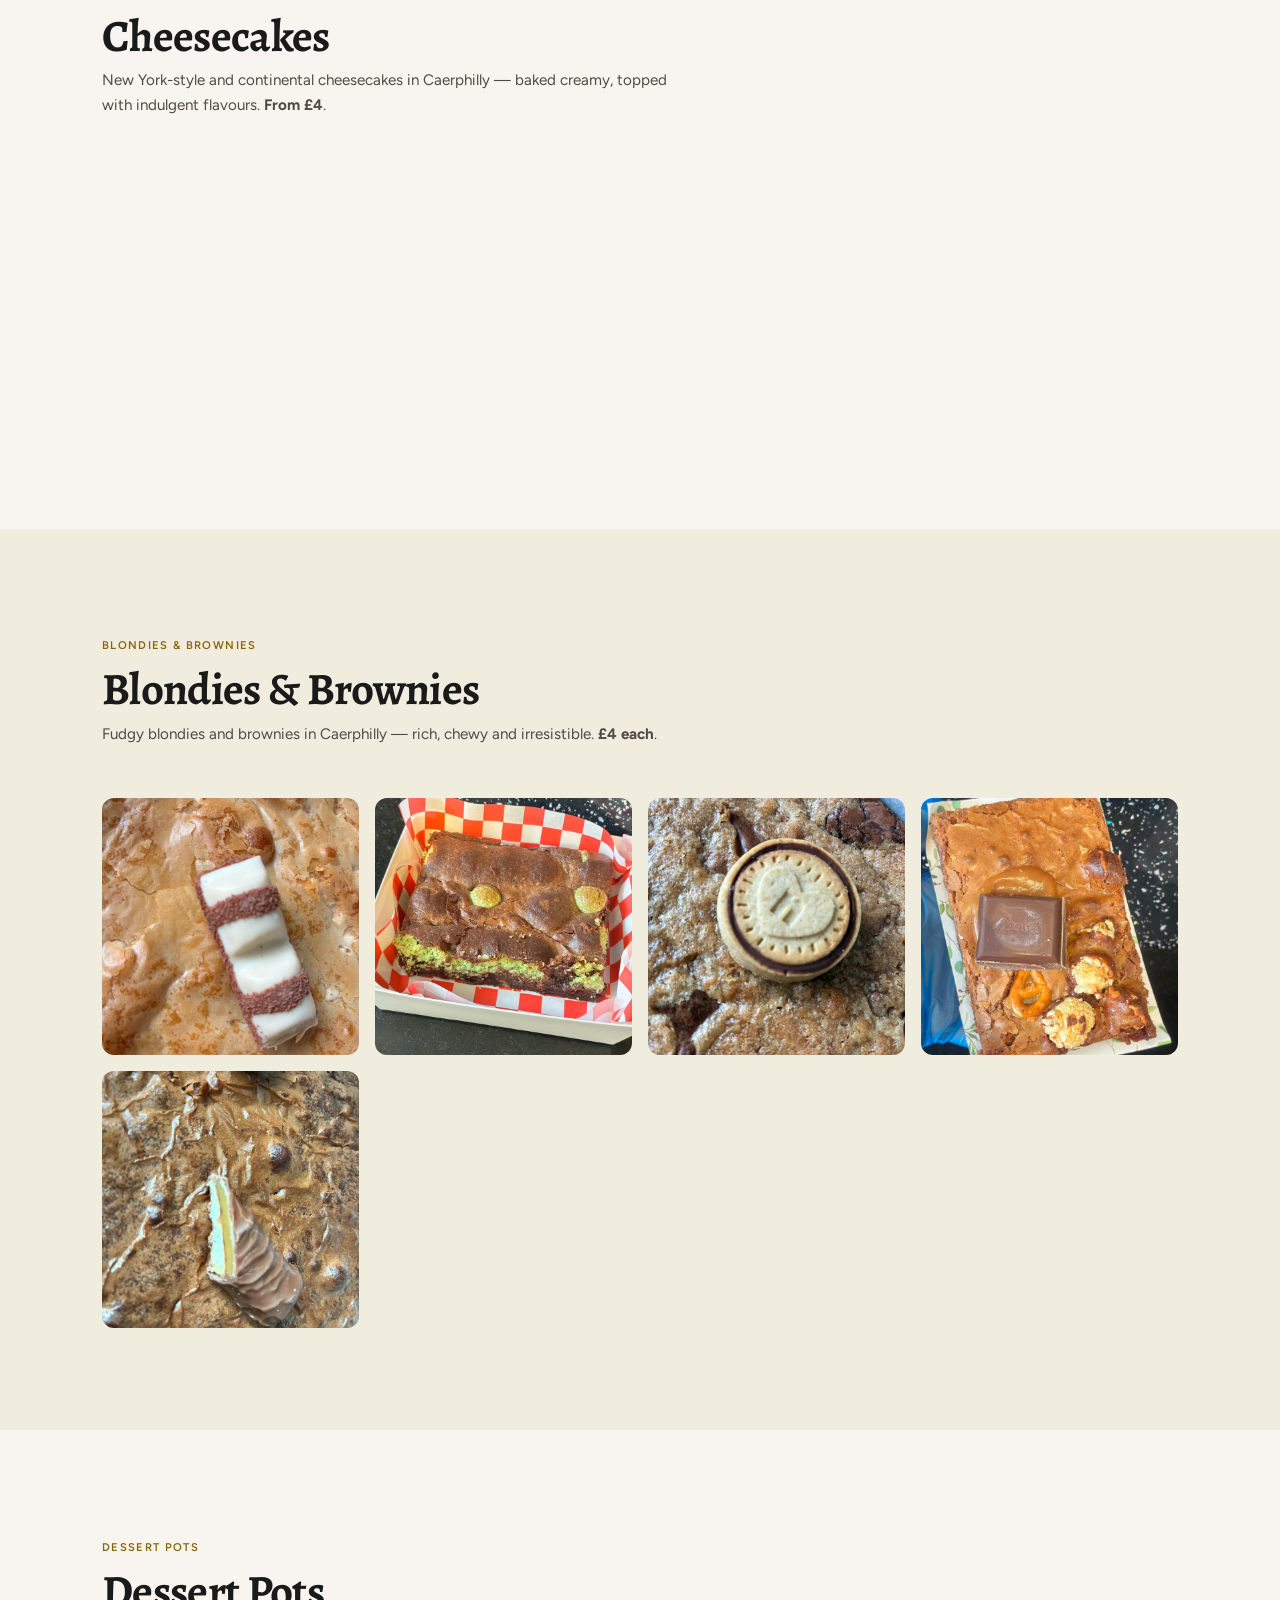
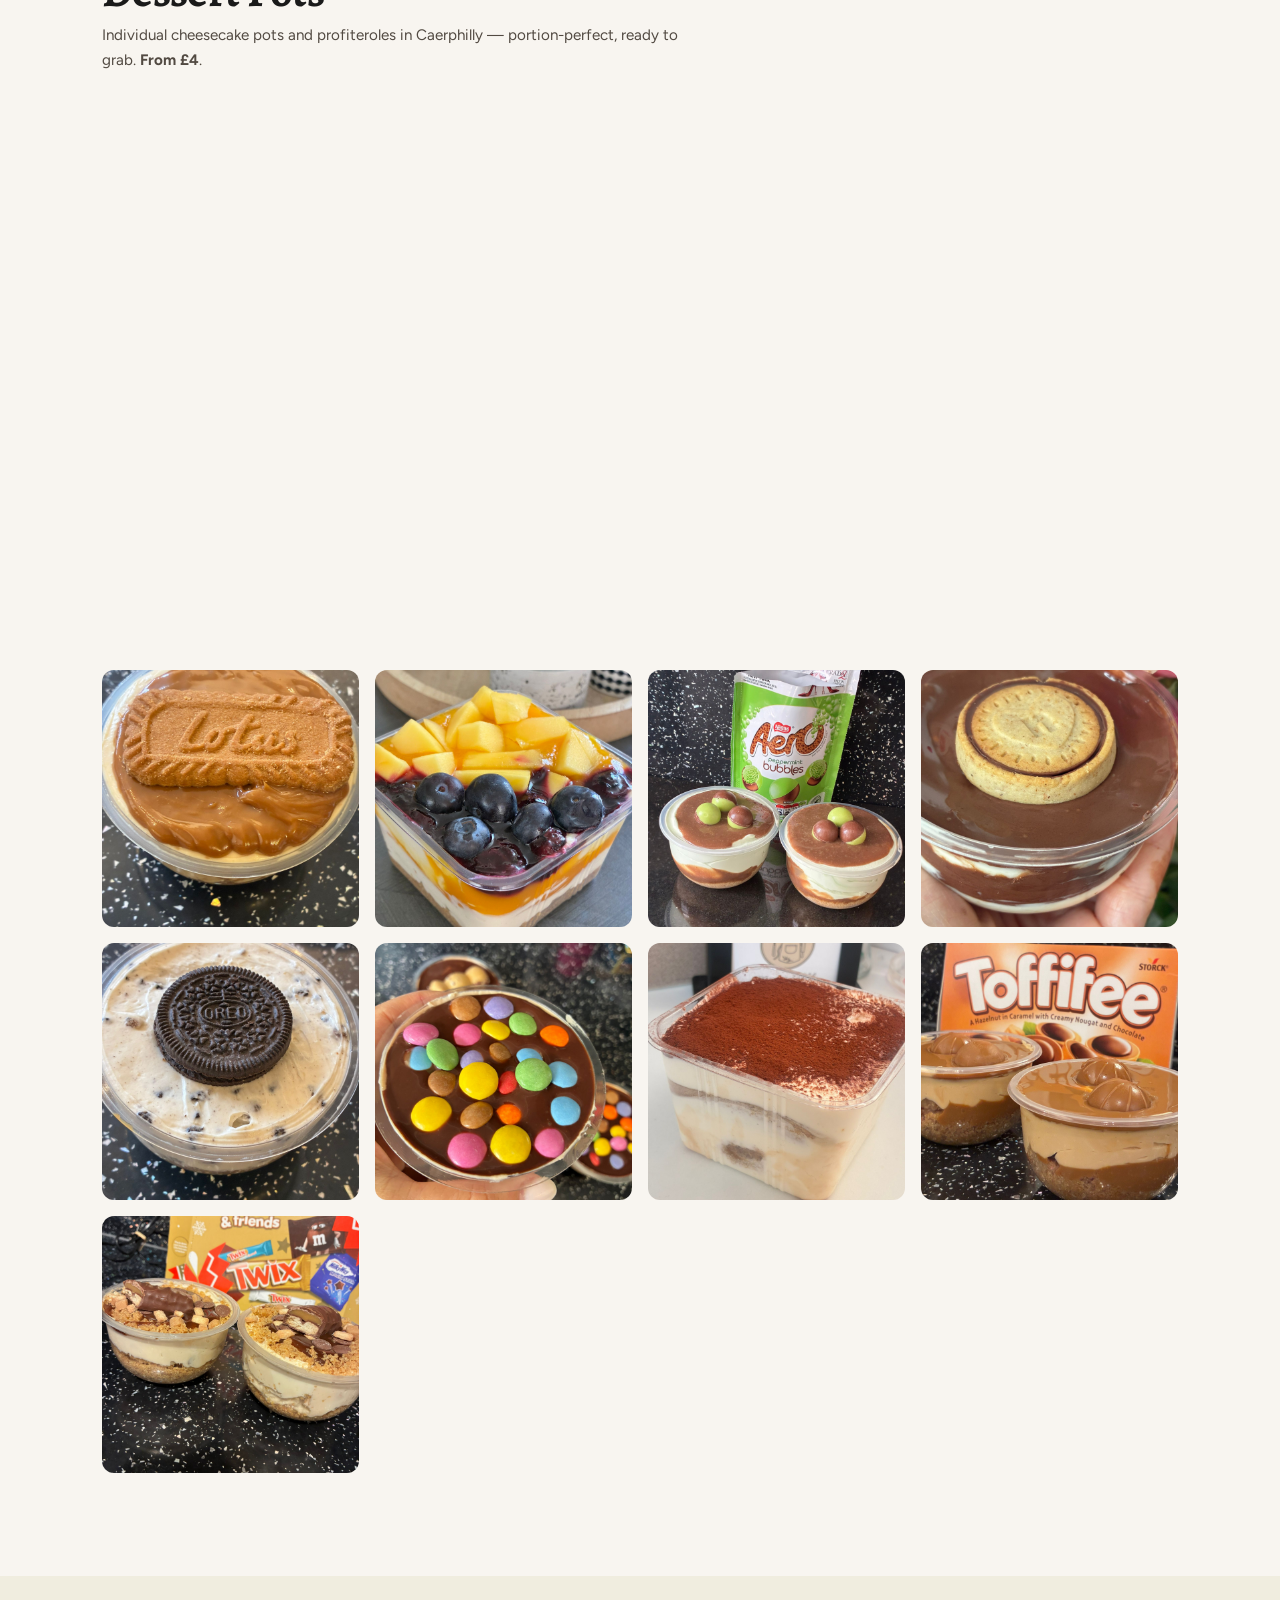
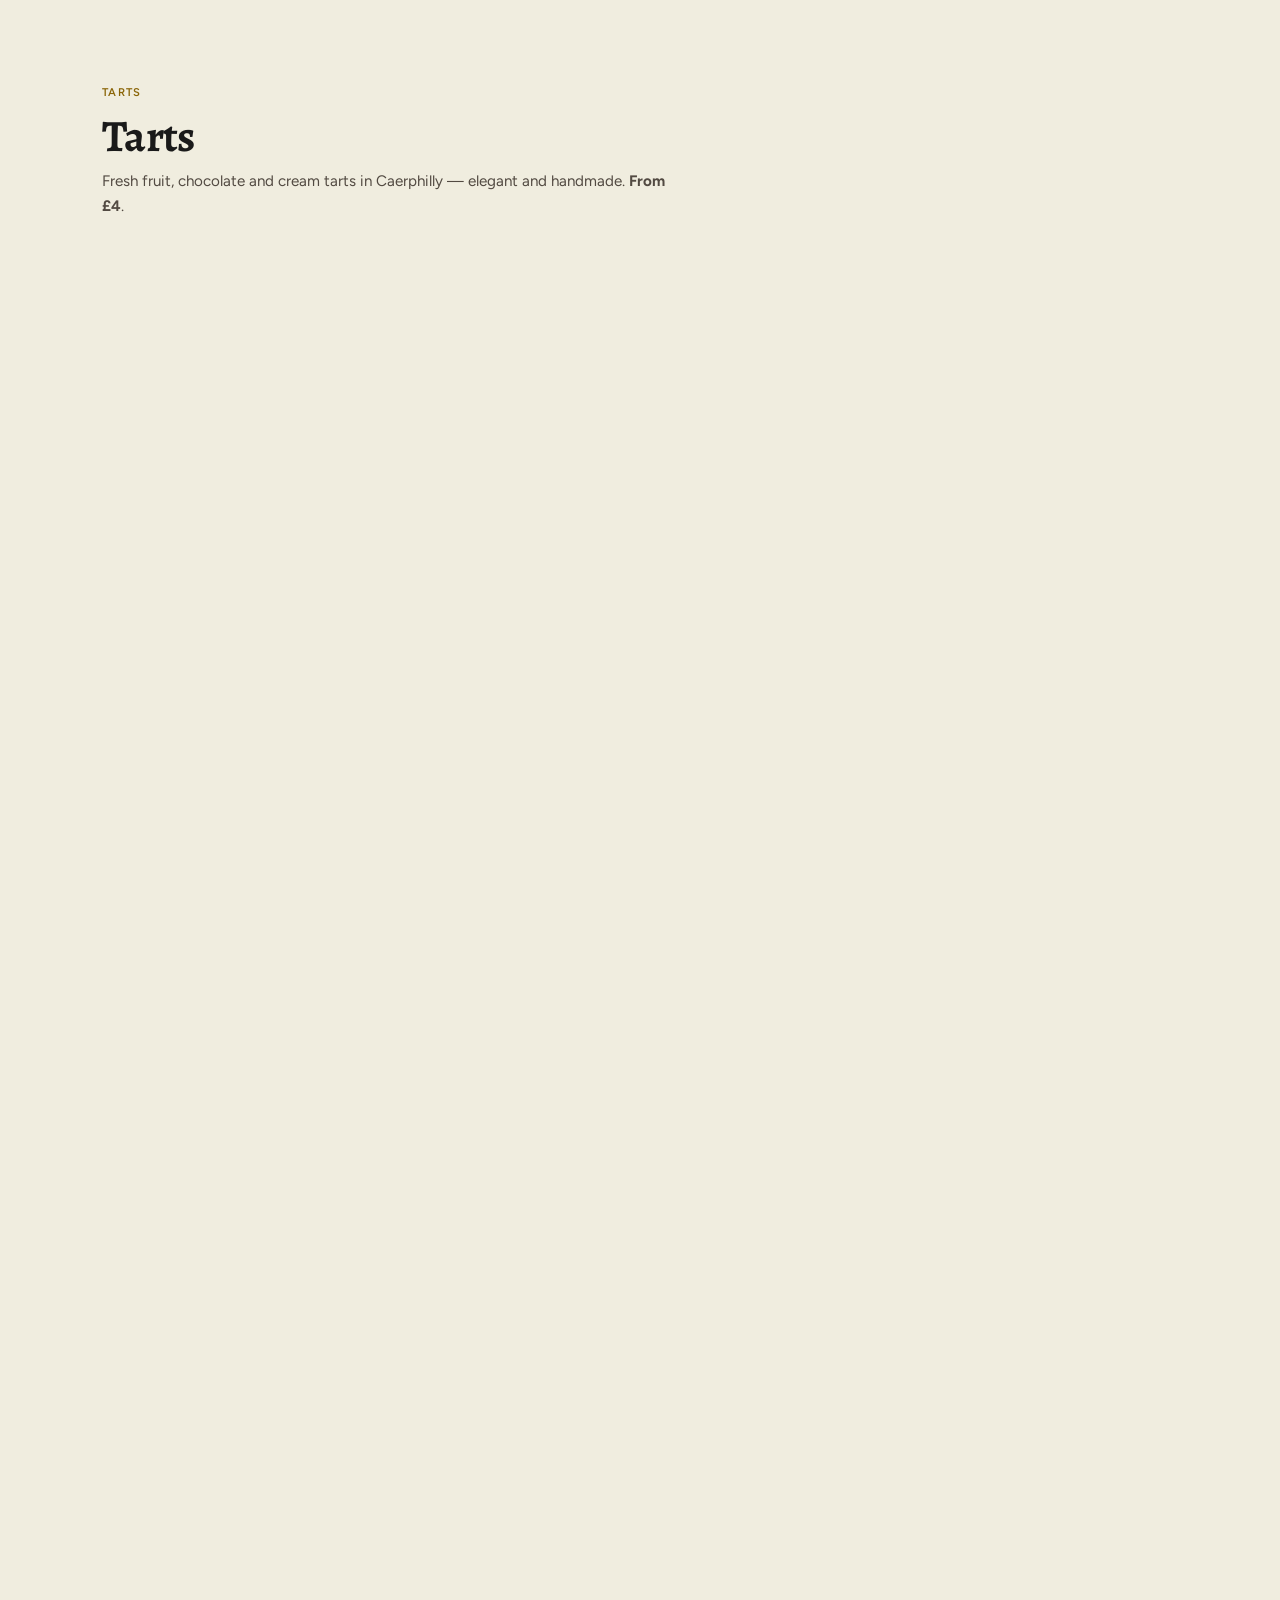
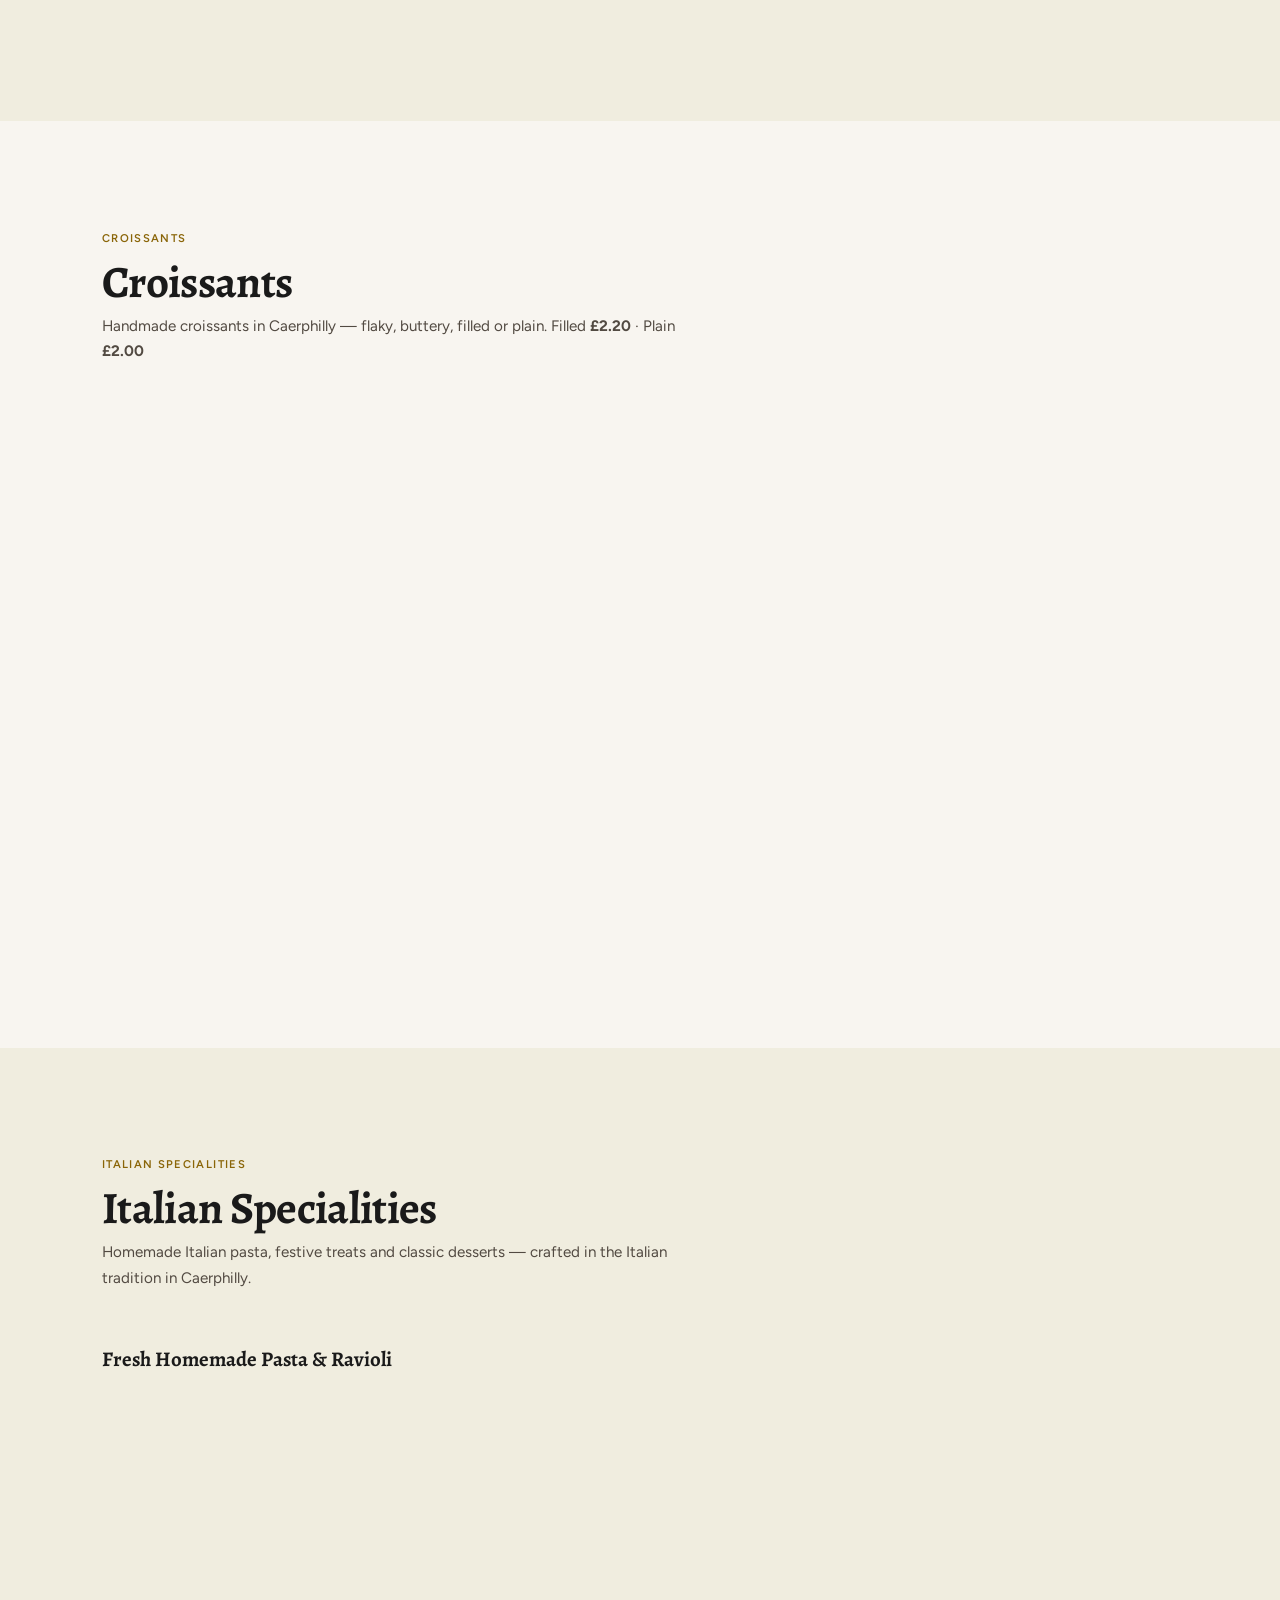
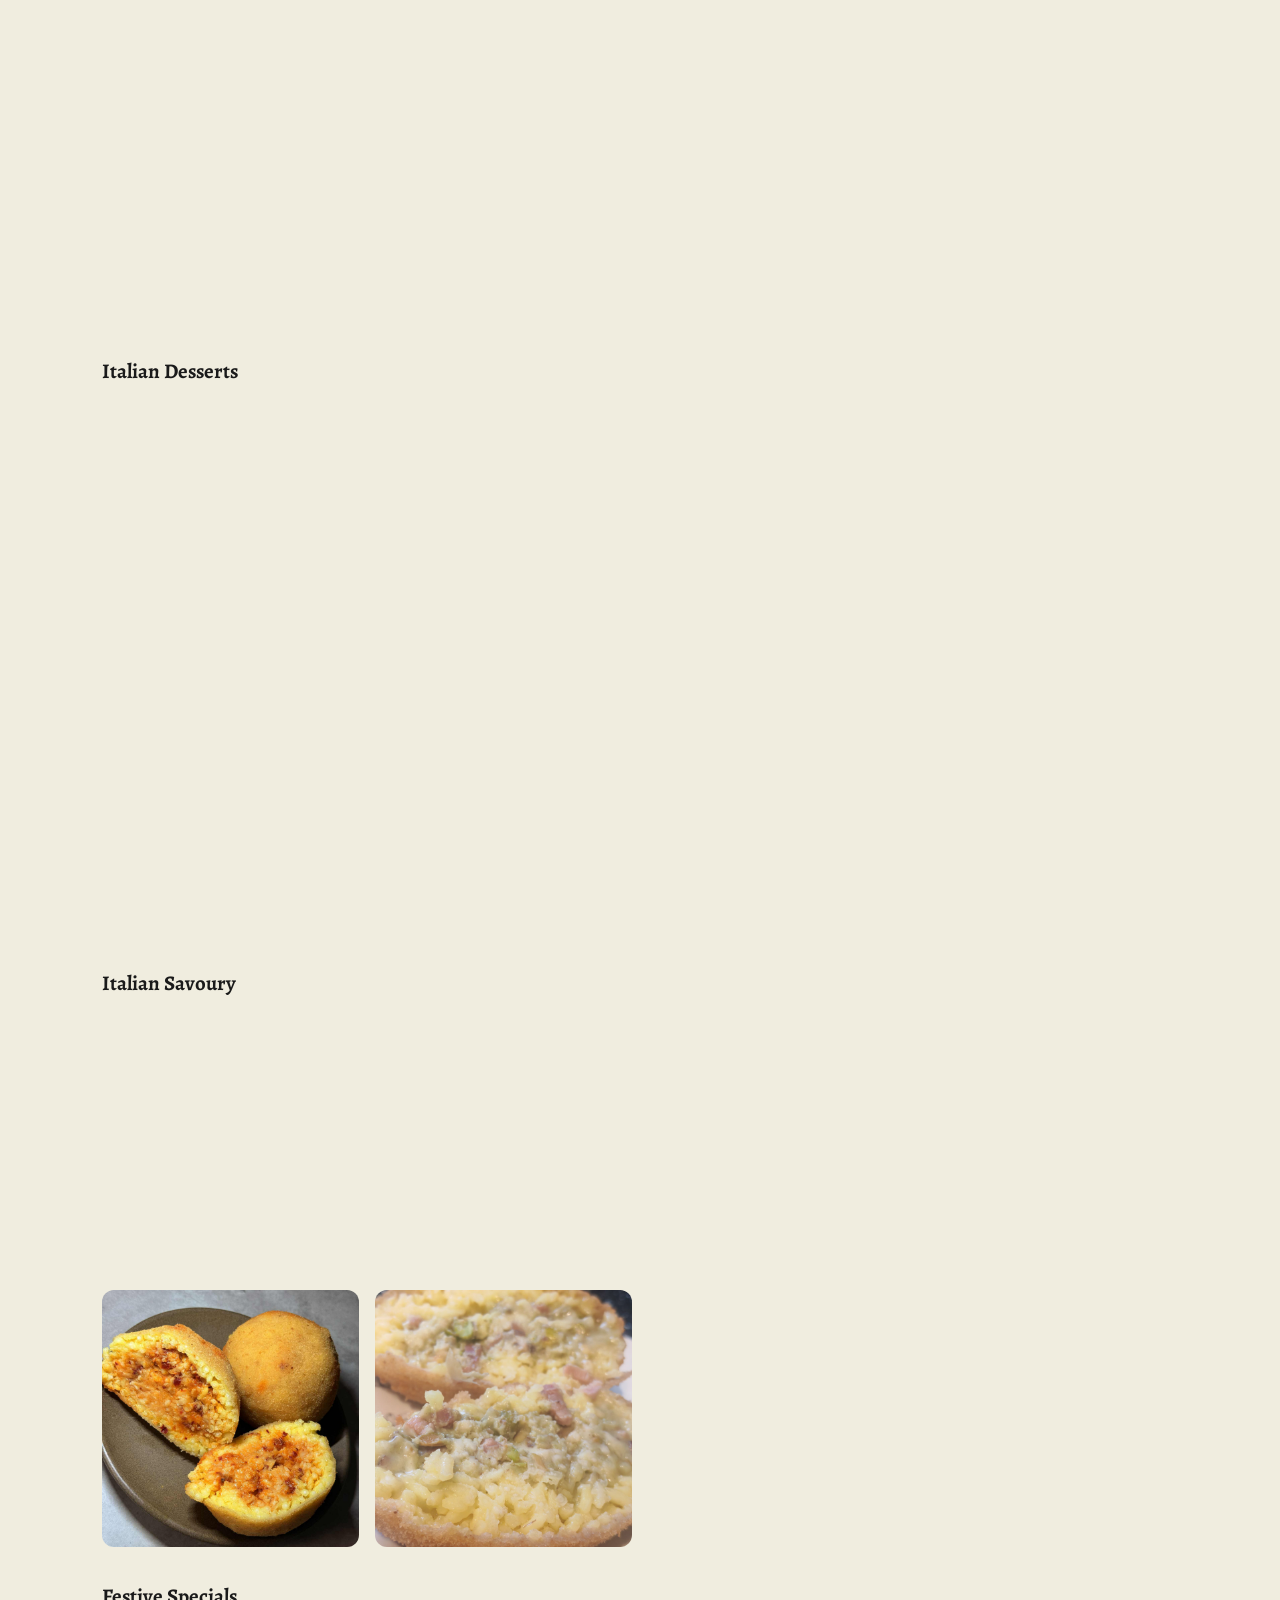
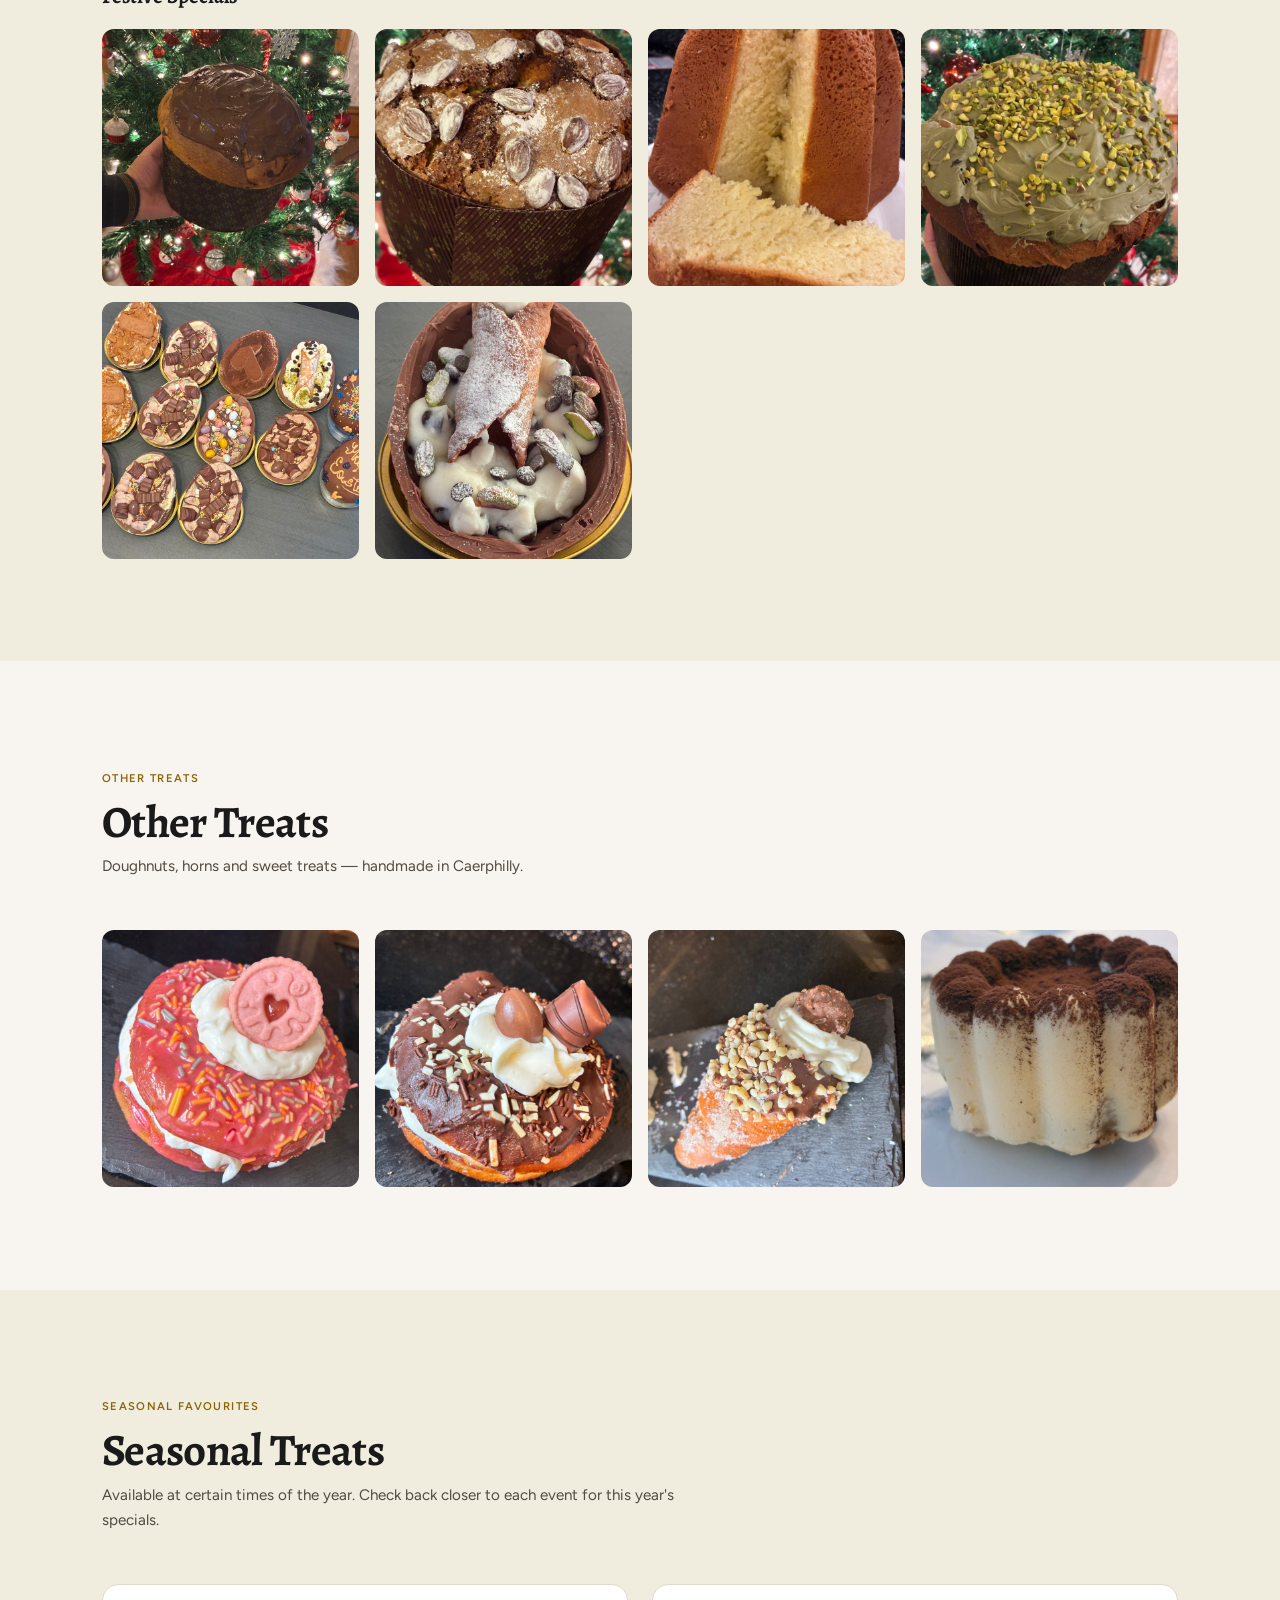
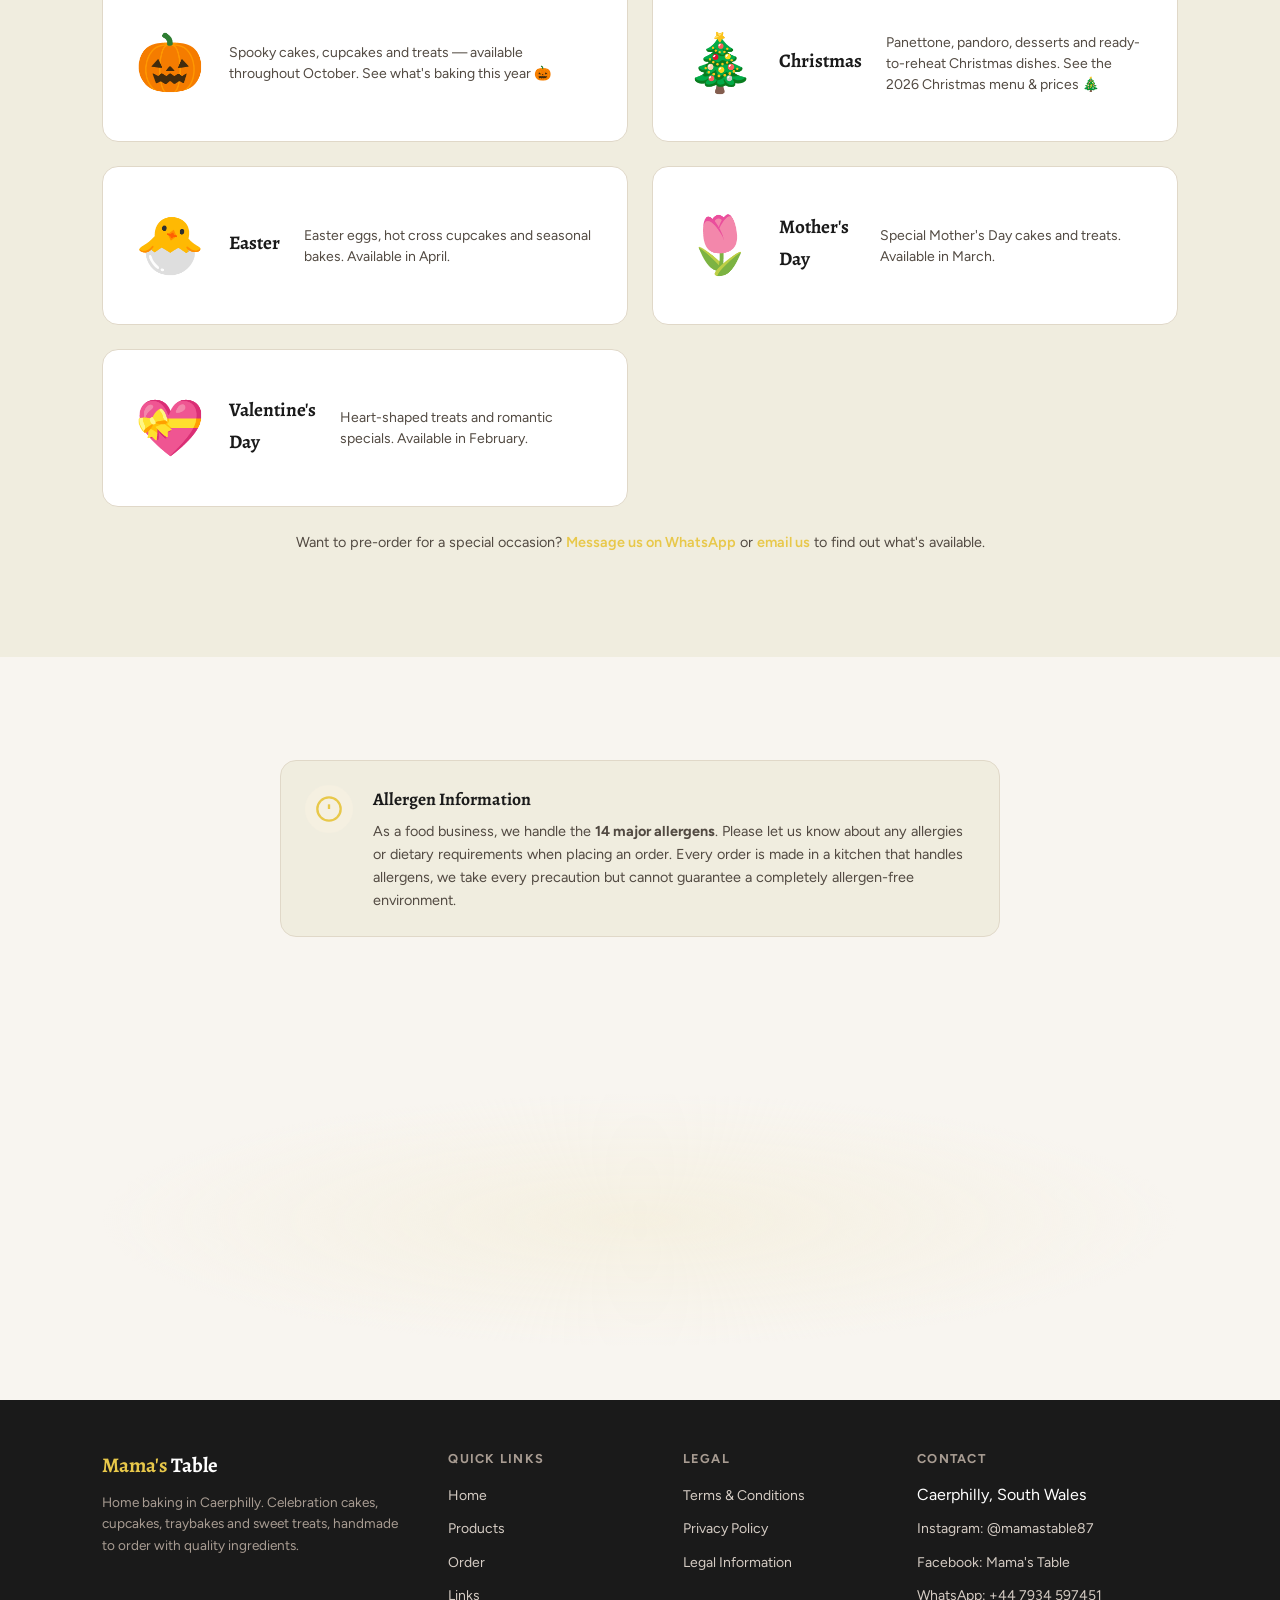
<file: products.html>
<!DOCTYPE html>
<html lang="en">
<head>
<meta charset="UTF-8">
<meta name="viewport" content="width=device-width, initial-scale=1.0, viewport-fit=cover">
<title>Our Products | Mama's Table | Italian Birthday Cakes, Cookie Pies & More | Caerphilly</title>
<meta name="description" content="Browse Mama's Table products — Italian birthday cakes, cookie pies, stuffed cookies, cheesecakes, tarts, traybakes, fresh pasta and more. Fresh to order in Caerphilly, South Wales.">
<meta name="theme-color" content="#0a0a0a">
<!-- Open Graph -->
<meta property="og:type" content="website">
<meta property="og:url" content="https://mamastable.co.uk/products.html">
<meta property="og:title" content="Our Products | Mama's Table">
<meta property="og:description" content="Italian birthday cakes, cookie pies, stuffed cookies, cheesecakes, tarts, croissants and more — all handmade fresh to order in Caerphilly.">
<meta property="og:image" content="https://mamastable.co.uk/img/logo.png">
<!-- Twitter Card -->
<meta name="twitter:card" content="summary">
<meta name="twitter:title" content="Our Products | Mama's Table Caerphilly">
<meta name="twitter:description" content="Italian birthday cakes, cookie pies, cheesecakes, tarts and more — fresh to order in Caerphilly.">
<!-- FAQPage Schema -->
<script type="application/ld+json">
{
  "@context": "https://schema.org",
  "@type": "FAQPage",
  "mainEntity": [
    {
      "@type": "Question",
      "name": "How far in advance should I order a birthday cake?",
      "acceptedAnswer": {
        "@type": "Answer",
        "text": "We require a minimum of 48 hours' notice for all orders. For large or custom celebration cakes, we recommend ordering at least 5 days in advance to allow time for design consultation and production."
      }
    },
    {
      "@type": "Question",
      "name": "Do you offer gluten-free or allergen-friendly options?",
      "acceptedAnswer": {
        "@type": "Answer",
        "text": "We take allergens seriously and are happy to discuss your requirements. Please contact us before placing an order to discuss your needs. Every order is made in a kitchen that handles the 14 major allergens — we take every precaution but cannot guarantee a completely allergen-free environment."
      }
    },
    {
      "@type": "Question",
      "name": "Can I order a custom cake with specific flavours or decorations?",
      "acceptedAnswer": {
        "@type": "Answer",
        "text": "Yes — we love custom orders! Contact us via WhatsApp or email with your requirements and we will provide a quote. Custom and bespoke orders require a consultation and a non-refundable deposit."
      }
    },
    {
      "@type": "Question",
      "name": "Do you deliver, or is it collection only?",
      "acceptedAnswer": {
        "@type": "Answer",
        "text": "Collection only from our kitchen in Caerphilly (66 Wedgewood Court, CF83 1RD). We do not currently offer a delivery service."
      }
    },
    {
      "@type": "Question",
      "name": "What payment methods do you accept?",
      "acceptedAnswer": {
        "@type": "Answer",
        "text": "Payment is accepted via bank transfer or cash on collection. Full payment is required at the time of order confirmation for standard orders."
      }
    },
    {
      "@type": "Question",
      "name": "Can I get a tasting box or sample before placing a large order?",
      "acceptedAnswer": {
        "@type": "Answer",
        "text": "Contact us to discuss tasting options — we want every order to be exactly right for you. Get in touch via WhatsApp or email."
      }
    }
  ]
}
</script>
<!-- BreadcrumbList Schema -->
<script type="application/ld+json">
{
  "@context": "https://schema.org",
  "@type": "BreadcrumbList",
  "itemListElement": [
    {
      "@type": "ListItem",
      "position": 1,
      "name": "Home",
      "item": "https://mamastable.co.uk"
    },
    {
      "@type": "ListItem",
      "position": 2,
      "name": "Products",
      "item": "https://mamastable.co.uk/products.html"
    }
  ]
}
</script>
<link rel="preconnect" href="https://fonts.googleapis.com">
<link rel="preconnect" href="https://fonts.gstatic.com" crossorigin>
<link href="https://fonts.googleapis.com/css2?family=Alegreya:ital,wght@0,500;0,600;0,700;0,800;1,500;1,600&display=swap" rel="stylesheet">
<link href="https://fonts.googleapis.com/css2?family=Figtree:wght@400;500;600;700&display=swap" rel="stylesheet">
<link rel="stylesheet" href="css/style.css?v=20261109b">
<style>
/* Uniform image sizing for products page */
.gallery-grid { grid-template-columns: repeat(4, 1fr); gap: 1rem; }
.gallery-item { aspect-ratio: 1 / 1; overflow: hidden; border-radius: 12px; }
.gallery-item img { width: 100%; height: 100%; object-fit: cover; }
.gallery-label{opacity:0;transform:translateY(8px);transition:opacity .35s,transform .35s}
.gallery-item:hover .gallery-label,.gallery-item:focus-within .gallery-label{opacity:1;transform:translateY(0)}
.gallery-item{cursor:zoom-in}
/* Lightbox */
#lightbox{display:none;position:fixed;inset:0;z-index:9990;background:rgba(10,8,6,.92);align-items:center;justify-content:center;padding:1rem}
#lightbox.open{display:flex}
#lightbox-img{max-width:90vw;max-height:90vh;object-fit:contain;border-radius:8px;box-shadow:0 20px 60px rgba(0,0,0,.5)}
#lightbox-close{position:absolute;top:1rem;right:1.5rem;background:none;border:none;color:#fff;font-size:2rem;cursor:pointer;line-height:1;padding:.5rem;opacity:.8}
#lightbox-close:hover{opacity:1}
@media(max-width: 1024px) { .gallery-grid { grid-template-columns: repeat(3, 1fr); } }
@media(max-width: 900px) {
  .gallery-grid { grid-template-columns: repeat(2, 1fr); gap: 0.75rem; }
  .gallery-label{opacity:1;transform:none;font-size:.8rem;padding:.5rem .75rem}
  .section{padding:clamp(2.5rem,6vw,4rem) 0}
  .section-title h2{font-size:clamp(1.4rem,4vw,1.8rem)}
  .section-title p{font-size:.85rem}
}
@media(max-width: 600px) {
  .gallery-grid { grid-template-columns: 1fr 1fr; gap: 0.5rem; }
  .gallery-item{aspect-ratio:4/3}
  .gallery-label{font-size:.75rem;padding:.4rem .6rem;line-height:1.3}
  .products-hero{padding-top:5rem;padding-bottom:1.5rem;min-height:30svh}
  .products-hero h1{font-size:clamp(1.6rem,5vw,2.5rem)}
  .products-hero p{font-size:.85rem}
  .cake-description{font-size:.8rem}
  .allergen-banner{padding:1rem}
  .allergen-banner h3{font-size:1rem}
  .allergen-banner p{font-size:.8rem}
}
/* Products hero — short banner, not full-screen */
.products-hero{min-height:40svh;padding-top:6rem;padding-bottom:2rem;background:var(--bg)}
.products-hero h1{font-size:clamp(2rem,5vw,3.5rem);text-align:center;margin-bottom:.5rem}
.products-hero p{text-align:center;color:var(--ink-muted);font-size:.95rem;max-width:500px;margin:0 auto}
/* Italian Birthday Cakes description */
.cake-description{color:var(--ink-muted);font-size:.9rem;margin-top:.5rem;max-width:540px}
/* Seasonal Favourites */
.seasonal-grid{display:grid;grid-template-columns:repeat(2,1fr);gap:1.5rem;margin-top:1.5rem}
.seasonal-item{
  background:var(--white);border-radius:var(--radius);
  padding:2rem;border:1px solid var(--border);
  display:flex;align-items:center;gap:1.5rem;
  transition:transform .3s,box-shadow .3s;
}
.seasonal-item:hover{transform:translateY(-3px);box-shadow:var(--shadow-lg)}
.seasonal-emoji{font-size:3.5rem;flex-shrink:0}
.seasonal-item h3{font-family:var(--head);font-size:1.2rem;margin-bottom:.3rem}
.seasonal-item p{font-size:.875rem;color:var(--ink-muted);line-height:1.5}
.seasonal-note{text-align:center;margin-top:1.5rem;font-size:.9rem;color:var(--ink-muted)}
.seasonal-note a{color:var(--accent);font-weight:600}#halloween{scroll-margin-top:6rem}
@media(max-width:900px){.seasonal-grid{grid-template-columns:1fr}}
@media(max-width:600px){.seasonal-item{flex-direction:column;text-align:center;padding:1.5rem}}
/* Allergen banner */
.allergen-banner{
  display:flex;align-items:flex-start;gap:1.25rem;
  background:var(--surface);border:1.5px solid var(--border);
  border-radius:var(--radius);padding:1.5rem;max-width:720px;margin:0 auto;
}
.allergen-icon{
  flex-shrink:0;width:48px;height:48px;
  display:flex;align-items:center;justify-content:center;
  background:var(--accent-light);border-radius:50%;color:var(--accent);
}
.allergen-banner h3{font-family:var(--head);font-size:1.1rem;font-weight:700;margin-bottom:.4rem}
.allergen-banner p{font-size:.9rem;color:var(--ink-muted);line-height:1.6}
/* Terms Modal */
.terms-backdrop{position:fixed;bottom:1.5rem;left:1.5rem;z-index:9998;background:rgba(20,15,10,.92);backdrop-filter:blur(8px);border-radius:16px;padding:1.5rem;max-width:320px;width:calc(100vw - 3rem);box-shadow:0 8px 32px rgba(0,0,0,.4);border:1px solid rgba(255,255,255,.1)}
.terms-modal{text-align:left}
.terms-modal h2{font-family:var(--head);font-size:1rem;margin-bottom:.5rem;color:var(--white,#faf8f5)}
.terms-modal p{color:rgba(250,248,245,.75);font-size:.8rem;line-height:1.6;margin-bottom:1rem}
.terms-modal p a{color:var(--accent,#b07d4e);text-decoration:underline}
.terms-btns{display:flex;gap:.75rem;flex-wrap:wrap}
.terms-btns .btn{padding:.6rem 1rem;border-radius:8px;font-size:.8rem;font-weight:600;cursor:pointer;border:none;text-decoration:none;display:inline-block}
.btn-accept{background:var(--accent,#b07d4e);color:#fff}
.btn-accept:hover{background:#9a6a3a}
.btn-decline{background:transparent;color:rgba(250,248,245,.6);border:1px solid rgba(255,255,255,.2)}
.btn-decline:hover{color:rgba(250,248,245,.9);border-color:rgba(255,255,255,.4)}
@media(max-width:480px){.terms-backdrop{bottom:1rem;left:1rem;right:1rem;max-width:none;padding:1.25rem}}
</style>
<link rel="icon" type="image/png" href="img/logo.png">
</head>
<style>
.splash{position:fixed;inset:0;z-index:9999;background:var(--ink);display:flex;align-items:center;justify-content:center;opacity:1;transition:opacity .5s ease-out}
.splash.fadeout{opacity:0}
.splash-logo{display:block;width:160px;height:auto;animation:splashPulse 2s ease-in-out infinite}
@keyframes splashPulse{0%,100%{transform:scale(1)}50%{transform:scale(1.05)}}
@media(prefers-reduced-motion:reduce){.splash-logo{animation:none}}
</style>
<body>
<div class="splash" id="splash">
  <img src="img/logo.png" alt="Mama's Table" class="splash-logo">
</div>
<div id="lightbox" role="dialog" aria-label="Product image viewer"><img id="lightbox-img" alt=""><button id="lightbox-close" aria-label="Close image">&times;</button></div>
<div class="terms-backdrop" id="terms-backdrop" role="dialog" aria-modal="true" aria-labelledby="terms-title" style="display:none">
  <div class="terms-modal">
    <h2 id="terms-title">Before you order</h2>
    <p>Please read our <a href="terms.html" target="_blank">Terms & Conditions</a> before placing an order. Key points: minimum 48 hours notice, collection only from Caerphilly, all orders are final once deposit is paid.</p>
    <div class="terms-btns">
      <button class="btn btn-accept" id="terms-accept">I Accept &amp; Continue</button>
      <a href="terms.html" class="btn btn-decline" target="_blank">Read T&Cs First</a>
    </div>
  </div>
</div>
<script>
(function(){
  var splash=document.getElementById('splash');
  if(!splash)return;
  var minTime=600,hardCap=4000,start=Date.now(),done=false;
  function hide(){if(done)return;done=true;splash.classList.add('fadeout');setTimeout(function(){splash.parentNode.removeChild(splash)},500);}
  window.addEventListener('load',hide);
  setTimeout(hide,Math.max(hardCap,0));
  setTimeout(hide,Math.max(minTime+(Date.now()-start),minTime));
})();
(function(){
  var backdrop=document.getElementById('terms-backdrop');
  var accept=document.getElementById('terms-accept');
  if(!backdrop||!accept)return;
  if(localStorage.getItem('mamas-terms-accepted')){backdrop.style.display='none';return;}
  backdrop.style.display='flex';
  accept.addEventListener('click',function(){
    localStorage.setItem('mamas-terms-accepted','1');
    backdrop.style.display='none';
  });
})();
(function(){
  var lb=document.getElementById('lightbox');
  var lbImg=document.getElementById('lightbox-img');
  var lbClose=document.getElementById('lightbox-close');
  if(!lb||!lbImg||!lbClose)return;
  document.querySelectorAll('.gallery-item img').forEach(function(img){
    img.parentElement.addEventListener('click',function(){
      lbImg.src=img.src;
      lbImg.alt=img.alt||'Product image';
      lb.classList.add('open');
      document.body.style.overflow='hidden';
    });
  });
  function closeLb(){lb.classList.remove('open');lbImg.src='';document.body.style.overflow='';}
  lbClose.addEventListener('click',closeLb);
  lb.addEventListener('click',function(e){if(e.target===lb)closeLb();});
  document.addEventListener('keydown',function(e){if(e.key==='Escape'&&lb.classList.contains('open'))closeLb();});
})();
</script>

<a href="#main" class="skip-link">Skip to main content</a>

<nav id="nav">
  <div class="container nav-inner">
    <a href="index.html" class="nav-logo">
      <img src="img/logo.png" alt="Mama's Table">
      Mama's <span>Table</span>
    </a>
    <div class="nav-links" id="nav-links">
      <a href="index.html">Home</a>
      <a href="index.html#christmas" class="nav-xmas">🎄 Christmas Menu</a>
      <a href="#cakes">Italian Birthday Cakes</a>
      <a href="#cookie-pies">Cookie Pies</a>
      <a href="#stuffed-cookies">Stuffed Cookies</a>
      <a href="#italian">Italian</a>
    </div>
    <a href="https://api.whatsapp.com/send?phone=447934597451" target="_blank" class="nav-cta">Message us</a>
    <div class="nav-socials">
      <a href="https://www.facebook.com/mamastable87" target="_blank" aria-label="Facebook" class="nav-social-link">
        <svg viewBox="0 0 24 24" width="18" height="18" fill="currentColor"><path d="M24 12.073c0-6.627-5.373-12-12-12s-12 5.373-12 12c0 5.99 4.388 10.954 10.125 11.854v-8.385H7.078v-3.47h3.047V9.43c0-3.007 1.792-4.669 4.533-4.669 1.312 0 2.686.235 2.686.235v2.953H15.83c-1.491 0-1.956.925-1.956 1.874v2.25h3.328l-.532 3.47h-2.796v8.385C19.612 23.027 24 18.062 24 12.073z"/></svg>
      </a>
      <a href="https://www.instagram.com/mamastable87/" target="_blank" aria-label="Instagram" class="nav-social-link">
        <svg viewBox="0 0 24 24" width="18" height="18" fill="currentColor"><path d="M12 2.163c3.204 0 3.584.012 4.85.07 3.252.148 4.771 1.691 4.919 4.919.058 1.265.069 1.645.069 4.849 0 3.205-.012 3.584-.069 4.849-.149 3.225-1.664 4.771-4.919 4.919-1.266.058-1.644.07-4.85.07-3.204 0-3.584-.012-4.849-.07-3.26-.149-4.771-1.699-4.919-4.92-.058-1.265-.07-1.644-.07-4.849 0-3.204.013-3.583.07-4.849.149-3.227 1.664-4.771 4.919-4.919 1.266-.057 1.645-.069 4.849-.069zM12 0C8.741 0 8.333.014 7.053.072 2.695.272.273 2.69.073 7.052.014 8.333 0 8.741 0 12c0 3.259.014 3.668.072 4.948.2 4.358 2.618 6.78 6.98 6.98C8.333 23.986 8.741 24 12 24c3.259 0 3.668-.014 4.948-.072 4.354-.2 6.782-2.618 6.979-6.98.059-1.28.073-1.689.073-4.948 0-3.259-.014-3.667-.072-4.947-.196-4.354-2.617-6.78-6.979-6.98C15.668.014 15.259 0 12 0zm0 5.838a6.162 6.162 0 100 12.324 6.162 6.162 0 000-12.324zM12 16a4 4 0 110-8 4 4 0 010 8zm6.406-11.845a1.44 1.44 0 100 2.881 1.44 1.44 0 000-2.881z"/></svg>
      </a>
      <a href="https://www.tiktok.com/@mamas.table15" target="_blank" aria-label="TikTok" class="nav-social-link">
        <svg viewBox="0 0 24 24" width="18" height="18" fill="currentColor"><path d="M19.59 6.69a4.83 4.83 0 01-3.77-4.25V2h-3.45v13.67a2.89 2.89 0 01-2.88 2.5 2.89 2.89 0 01-2.89-2.89 2.89 2.89 0 012.89-2.89c.28 0 .54.04.79.1V9.01a6.34 6.34 0 00-.79-.05 6.34 6.34 0 00-6.34 6.34 6.34 6.34 0 006.34 6.34 6.34 6.34 0 006.33-6.34V8.69a8.18 8.18 0 004.78 1.43V6.69a4.85 4.85 0 01-1-.02z"/></svg>
      </a>
    </div>
    <button class="nav-burger" aria-label="Toggle menu" aria-expanded="false">
      <span></span>
      <span></span>
      <span></span>
    </button>
  </div>
</nav>

<main id="main">

<!-- PAGE HEADER -->
<section class="hero" style="min-height:40vh;padding-top:7rem">
  <div class="container">
    <div class="rv">
      <h1>Our <span class="accent">Products</span></h1>
      <p>Everything we bake is made fresh to order from our home kitchen in Caerphilly. Browse our range below. Minimum 48 hours' notice required for all orders.</p>
    </div>
  </div>
</section>

<!-- CHRISTMAS BANNER -->
<section class="xmas-banner-wrap" style="padding:clamp(1.5rem,4vw,2.5rem) 0 0">
  <div class="container">
    <div class="xmas-banner rv">
      <div>
        <h2>🎄 Our Christmas Menu is here</h2>
        <p>Panettone from £20, pandoro, cannoli, profiteroles, cheesecakes, lasagna, parmigiana &amp; fresh ravioli. Pre-order required.</p>
      </div>
      <a href="index.html#christmas" class="btn">See the Christmas menu &amp; prices</a>
    </div>
  </div>
</section>

<!-- ITALIAN BIRTHDAY CAKES -->
<section class="section" id="cakes">
  <div class="container">
    <div class="section-title">
      <span class="tag">Italian Birthday Cakes</span>
      <h2>Italian Birthday Cakes</h2>
      <p>Tiered pricing: Classic <strong>£28/kg</strong> (min 2kg) · Premium <strong>£32/kg</strong> (min 2kg)</p>
      <p class="cake-description">Handmade Italian birthday cakes in Caerphilly — lighter sponge layers filled with cream, fresh fruit and sometimes liqueur, finished with chocolate or mascarpone frosting. Beautiful, delicious, and baked fresh to order.</p>
    </div>
    <div class="gallery-grid">
      <div class="gallery-item rv">
        <img src="photos/cakes/2 Tier birthday cake with icing.jpg" alt="2 Tier Birthday Cake with Icing — Mama's Table" loading="lazy">
        <span class="gallery-label">2 Tier Birthday Cake</span>
      </div>
      <div class="gallery-item rv rv-1">
        <img src="photos/cakes/Birthday cake with pastry cream and butter cream decoration.jpg" alt="Birthday Cake with Pastry Cream and Berries — Mama's Table" loading="lazy">
        <span class="gallery-label">Pastry Cream & Berries Cake</span>
      </div>
      <div class="gallery-item rv rv-2">
        <img src="photos/cakes/Birthday naked cake.jpg" alt="Birthday Naked Cake — Mama's Table" loading="lazy">
        <span class="gallery-label">Birthday Naked Cake</span>
      </div>
      <div class="gallery-item rv">
        <img src="photos/cakes/Chocolate Birthday Cake .jpg" alt="Chocolate Birthday Cake — Mama's Table" loading="lazy">
        <span class="gallery-label">Chocolate Birthday Cake</span>
      </div>
      <div class="gallery-item rv rv-1">
        <img src="photos/cakes/Naked Birthday cake.jpg" alt="Naked Birthday Cake — Mama's Table" loading="lazy">
        <span class="gallery-label">Naked Birthday Cake</span>
      </div>
      <div class="gallery-item rv rv-2">
        <img src="photos/cakes/Sonic Birthday Cake.jpg" alt="Sonic Birthday Cake — Mama's Table" loading="lazy">
        <span class="gallery-label">Sonic Birthday Cake</span>
      </div>
      <div class="gallery-item rv">
        <img src="photos/cakes/Mother's day lemon cake.jpg" alt="Mother's Day Lemon Cake — Mama's Table" loading="lazy">
        <span class="gallery-label">Mother's Day Lemon Cake</span>
      </div>
      <div class="gallery-item rv rv-1">
        <img src="photos/cakes/Mother's day Naked Cake.jpg" alt="Mother's Day Naked Cake — Mama's Table" loading="lazy">
        <span class="gallery-label">Mother's Day Naked Cake</span>
      </div>
      <div class="gallery-item rv rv-2">
        <img src="photos/cakes/Limoncello Tiramisu'.jpg" alt="Limoncello Tiramisu Cake — Mama's Table" loading="lazy">
        <span class="gallery-label">Limoncello Tiramisu Cake</span>
      </div>
    </div>
  </div>
</section>

<!-- COOKIE PIES -->
<section class="section section-alt" id="cookie-pies">
  <div class="container">
    <div class="section-title">
      <span class="tag">Cookie Pies</span>
      <h2>Cookie Pies</h2>
      <p>Handmade cookie pies in Caerphilly — fudgy cookie base loaded with your favourite flavours. <strong>£4 each</strong>.</p>
    </div>
    <div class="gallery-grid">
      <div class="gallery-item rv">
        <img src="photos/Cookie Pie/Assorted Cookie pie.jpg" alt="Assorted Cookie Pie — Mama's Table" loading="lazy">
        <span class="gallery-label">Assorted Cookie Pie</span>
      </div>
      <div class="gallery-item rv rv-1">
        <img src="photos/Cookie Pie/Banofee cokie pie.jpg" alt="Banofee Cookie Pie — Mama's Table" loading="lazy">
        <span class="gallery-label">Banofee Cookie Pie</span>
      </div>
      <div class="gallery-item rv rv-2">
        <img src="photos/Cookie Pie/Birthday cake cookie pie.jpg" alt="Birthday Cake Cookie Pie — Mama's Table" loading="lazy">
        <span class="gallery-label">Birthday Cake Cookie Pie</span>
      </div>
      <div class="gallery-item rv">
        <img src="photos/Cookie Pie/Dubai Style Cookie Pie.jpg" alt="Dubai Style Cookie Pie — Mama's Table" loading="lazy">
        <span class="gallery-label">Dubai Style Cookie Pie</span>
      </div>
      <div class="gallery-item rv rv-1">
        <img src="photos/Cookie Pie/Freddo cookiePie.jpg" alt="Freddo Cookie Pie — Mama's Table" loading="lazy">
        <span class="gallery-label">Freddo Cookie Pie</span>
      </div>
      <div class="gallery-item rv rv-2">
        <img src="photos/Cookie Pie/Kinder Buoeno cookie pie.jpg" alt="Kinder Bueno Cookie Pie — Mama's Table" loading="lazy">
        <span class="gallery-label">Kinder Bueno Cookie Pie</span>
      </div>
      <div class="gallery-item rv">
        <img src="photos/Cookie Pie/Lion cookie pie.jpg" alt="Lion Cookie Pie — Mama's Table" loading="lazy">
        <span class="gallery-label">Lion Cookie Pie</span>
      </div>
      <div class="gallery-item rv rv-1">
        <img src="photos/Cookie Pie/Malteses cookie pie.jpg" alt="Maltesers Cookie Pie — Mama's Table" loading="lazy">
        <span class="gallery-label">Maltesers Cookie Pie</span>
      </div>
      <div class="gallery-item rv rv-2">
        <img src="photos/Cookie Pie/Milky way cookie pie.jpg" alt="Milkyway Cookie Pie — Mama's Table" loading="lazy">
        <span class="gallery-label">Milkyway Cookie Pie</span>
      </div>
      <div class="gallery-item rv">
        <img src="photos/Cookie Pie/RedVelvet CookiePie.jpg" alt="Red Velvet Cookie Pie — Mama's Table" loading="lazy">
        <span class="gallery-label">Red Velvet Cookie Pie</span>
      </div>
      <div class="gallery-item rv rv-1">
        <img src="photos/Cookie Pie/Sicilian cannolo cookiepie.jpg" alt="Sicilian Cannolo Cookie Pie — Mama's Table" loading="lazy">
        <span class="gallery-label">Sicilian Cannolo Cookie Pie</span>
      </div>
      <div class="gallery-item rv rv-2">
        <img src="photos/Cookie Pie/Whole kinder Cookie pie.jpg" alt="Whole Kinder Cookie Pie — Mama's Table" loading="lazy">
        <span class="gallery-label">Whole Kinder Cookie Pie</span>
      </div>
    </div>
  </div>
</section>

<!-- STUFFED COOKIES -->
<section class="section" id="stuffed-cookies">
  <div class="container">
    <div class="section-title">
      <span class="tag">Stuffed Cookies</span>
      <h2>Stuffed Cookies</h2>
      <p>Big, chewy stuffed cookies in Caerphilly — baked fresh with Nutella, Oreo, Rolo and more. <strong>£4 each</strong>.</p>
    </div>
    <div class="gallery-grid">
      <div class="gallery-item rv">
        <img src="photos/cookies/Nutella stuffed cookie.jpg" alt="Nutella Stuffed Cookie — Mama's Table" loading="lazy">
        <span class="gallery-label">Nutella Stuffed Cookie</span>
      </div>
      <div class="gallery-item rv rv-1">
        <img src="photos/cookies/Oreo stuffed Cokies.jpg" alt="Oreo Stuffed Cookie — Mama's Table" loading="lazy">
        <span class="gallery-label">Oreo Stuffed Cookie</span>
      </div>
      <div class="gallery-item rv rv-2">
        <img src="photos/cookies/RedVelvet stuffed cookies.jpg" alt="Red Velvet Stuffed Cookie — Mama's Table" loading="lazy">
        <span class="gallery-label">Red Velvet Stuffed Cookie</span>
      </div>
      <div class="gallery-item rv">
        <img src="photos/cookies/Rolo stuffed cookies.jpg" alt="Rolo Stuffed Cookie — Mama's Table" loading="lazy">
        <span class="gallery-label">Rolo Stuffed Cookie</span>
      </div>
      <div class="gallery-item rv rv-1">
        <img src="photos/cookies/Tiramisu' stuffed Cookies.jpg" alt="Tiramisu Stuffed Cookie — Mama's Table" loading="lazy">
        <span class="gallery-label">Tiramisu Stuffed Cookie</span>
      </div>
    </div>
  </div>
</section>

<!-- BISCUIT SLICES -->
<section class="section section-alt" id="biscuit-slices">
  <div class="container">
    <div class="section-title">
      <span class="tag">Biscuit Slices</span>
      <h2>Biscuit Slices</h2>
      <p>Handmade biscuit slices in Caerphilly — Kinder Bueno, Lotus, Millionaire and more. <strong>£4 each</strong>.</p>
    </div>
    <div class="gallery-grid">
      <div class="gallery-item rv">
        <img src="photos/Slice/KinderBueno biscuit slice.jpg" alt="Kinder Bueno Biscuit Slice — Mama's Table" loading="lazy">
        <span class="gallery-label">Kinder Bueno Biscuit Slice</span>
      </div>
      <div class="gallery-item rv rv-1">
        <img src="photos/Slice/Lotus biscut slice.jpg" alt="Lotus Biscuit Slice — Mama's Table" loading="lazy">
        <span class="gallery-label">Lotus Biscuit Slice</span>
      </div>
      <div class="gallery-item rv rv-2">
        <img src="photos/Slice/Milionaire Slice 1.jpg" alt="Millionaire Slice — Mama's Table" loading="lazy">
        <span class="gallery-label">Millionaire Slice</span>
      </div>
      <div class="gallery-item rv">
        <img src="photos/Slice/Milky way buiscuit slice.jpg" alt="Milkyway Biscuit Slice — Mama's Table" loading="lazy">
        <span class="gallery-label">Milkyway Biscuit Slice</span>
      </div>
    </div>
  </div>
</section>

<!-- CHEESECAKES -->
<section class="section" id="cheesecakes">
  <div class="container">
    <div class="section-title">
      <span class="tag">Cheesecakes</span>
      <h2>Cheesecakes</h2>
      <p>New York-style and continental cheesecakes in Caerphilly — baked creamy, topped with indulgent flavours. <strong>From £4</strong>.</p>
    </div>
    <div class="gallery-grid">
      <div class="gallery-item rv">
        <img src="photos/Cheescake/Burbon cheescake.jpg" alt="Bourbon Cheesecake — Mama's Table" loading="lazy">
        <span class="gallery-label">Bourbon Cheesecake</span>
      </div>
      <div class="gallery-item rv rv-1">
        <img src="photos/Cheescake/Dubai Style Cheescake.jpg" alt="Dubai Style Cheesecake — Mama's Table" loading="lazy">
        <span class="gallery-label">Dubai Style Cheesecake</span>
      </div>
      <div class="gallery-item rv rv-2">
        <img src="photos/Cheescake/Lotus CheesCake.jpg" alt="Lotus Cheesecake — Mama's Table" loading="lazy">
        <span class="gallery-label">Lotus Cheesecake</span>
      </div>
      <div class="gallery-item rv">
        <img src="photos/Cheescake/Terry's Orange cheescake.jpg" alt="Terry's Orange Cheesecake — Mama's Table" loading="lazy">
        <span class="gallery-label">Terry's Orange Cheesecake</span>
      </div>
    </div>
  </div>
</section>

<!-- BLONDIE & BROWNIES -->
<section class="section section-alt" id="blondies-brownies">
  <div class="container">
    <div class="section-title">
      <span class="tag">Blondies & Brownies</span>
      <h2>Blondies & Brownies</h2>
      <p>Fudgy blondies and brownies in Caerphilly — rich, chewy and irresistible. <strong>£4 each</strong>.</p>
    </div>
    <div class="gallery-grid">
      <div class="gallery-item rv">
        <img src="photos/Blondie & Brownies/Kinder Blondie.jpg" alt="Kinder Blondie — Mama's Table" loading="lazy">
        <span class="gallery-label">Kinder Blondie</span>
      </div>
      <div class="gallery-item rv rv-1">
        <img src="photos/Blondie & Brownies/Mint Aero brownie.jpg" alt="Mint Aero Brownie — Mama's Table" loading="lazy">
        <span class="gallery-label">Mint Aero Brownie</span>
      </div>
      <div class="gallery-item rv rv-2">
        <img src="photos/Blondie & Brownies/Nutella brownie.jpg" alt="Nutella Brownie — Mama's Table" loading="lazy">
        <span class="gallery-label">Nutella Brownie</span>
      </div>
      <div class="gallery-item rv">
        <img src="photos/Blondie & Brownies/Reeses brownie.jpg" alt="Reeses Brownie — Mama's Table" loading="lazy">
        <span class="gallery-label">Reeses Brownie</span>
      </div>
      <div class="gallery-item rv rv-1">
        <img src="photos/Blondie & Brownies/Twix brownie.jpg" alt="Twix Brownie — Mama's Table" loading="lazy">
        <span class="gallery-label">Twix Brownie</span>
      </div>
    </div>
  </div>
</section>

<!-- DESSERT POTS -->
<section class="section" id="dessert-pots">
  <div class="container">
    <div class="section-title">
      <span class="tag">Dessert Pots</span>
      <h2>Dessert Pots</h2>
      <p>Individual cheesecake pots and profiteroles in Caerphilly — portion-perfect, ready to grab. <strong>From £4</strong>.</p>
    </div>
    <div class="gallery-grid">
      <div class="gallery-item rv">
        <img src="photos/Dessert Pot/Bluberry Cheescake Pot.jpg" alt="Blueberry Cheesecake Pot — Mama's Table" loading="lazy">
        <span class="gallery-label">Blueberry Cheesecake Pot</span>
      </div>
      <div class="gallery-item rv rv-1">
        <img src="photos/Dessert Pot/Bounty Cheescake Pot.jpg" alt="Bounty Cheesecake Pot — Mama's Table" loading="lazy">
        <span class="gallery-label">Bounty Cheesecake Pot</span>
      </div>
      <div class="gallery-item rv rv-2">
        <img src="photos/Dessert Pot/Classic Profitterol Pot.jpg" alt="Classic Profiterol Pot — Mama's Table" loading="lazy">
        <span class="gallery-label">Classic Profiterol Pot</span>
      </div>
      <div class="gallery-item rv">
        <img src="photos/Dessert Pot/Dubai style cheescake Pot.jpg" alt="Dubai Style Cheesecake Pot — Mama's Table" loading="lazy">
        <span class="gallery-label">Dubai Style Cheesecake Pot</span>
      </div>
      <div class="gallery-item rv rv-1">
        <img src="photos/Dessert Pot/Freddo cheescake pot.jpg" alt="Freddo Cheesecake Pot — Mama's Table" loading="lazy">
        <span class="gallery-label">Freddo Cheesecake Pot</span>
      </div>
      <div class="gallery-item rv rv-2">
        <img src="photos/Dessert Pot/Happy Hippo Chiscake Pot.jpg" alt="Happy Hippo Cheesecake Pot — Mama's Table" loading="lazy">
        <span class="gallery-label">Happy Hippo Cheesecake Pot</span>
      </div>
      <div class="gallery-item rv">
        <img src="photos/Dessert Pot/Jammie Dodgers Cheescake Pot.jpg" alt="Jammie Dodgers Cheesecake Pot — Mama's Table" loading="lazy">
        <span class="gallery-label">Jammie Dodgers Cheesecake Pot</span>
      </div>
      <div class="gallery-item rv rv-1">
        <img src="photos/Dessert Pot/KinderBueno CheesCake Pot.jpg" alt="Kinder Bueno Cheesecake Pot — Mama's Table" loading="lazy">
        <span class="gallery-label">Kinder Bueno Cheesecake Pot</span>
      </div>
      <div class="gallery-item rv rv-2">
        <img src="photos/Dessert Pot/Lotus Cheescake Pot.jpg" alt="Lotus Cheesecake Pot — Mama's Table" loading="lazy">
        <span class="gallery-label">Lotus Cheesecake Pot</span>
      </div>
      <div class="gallery-item rv">
        <img src="photos/Dessert Pot/Mango & bluberry cheescake pot.jpg" alt="Mango & Blueberry Cheesecake Pot — Mama's Table" loading="lazy">
        <span class="gallery-label">Mango & Blueberry Cheesecake Pot</span>
      </div>
      <div class="gallery-item rv rv-1">
        <img src="photos/Dessert Pot/Mint Aero Cheescake Pot.jpg" alt="Mint Aero Cheesecake Pot — Mama's Table" loading="lazy">
        <span class="gallery-label">Mint Aero Cheesecake Pot</span>
      </div>
      <div class="gallery-item rv rv-2">
        <img src="photos/Dessert Pot/Nutella cheescake pot.jpg" alt="Nutella Cheesecake Pot — Mama's Table" loading="lazy">
        <span class="gallery-label">Nutella Cheesecake Pot</span>
      </div>
      <div class="gallery-item rv">
        <img src="photos/Dessert Pot/Oreo Cheescake Pot.jpg" alt="Oreo Cheesecake Pot — Mama's Table" loading="lazy">
        <span class="gallery-label">Oreo Cheesecake Pot</span>
      </div>
      <div class="gallery-item rv rv-1">
        <img src="photos/Dessert Pot/Smarties Chiscake Pot.jpg" alt="Smarties Cheesecake Pot — Mama's Table" loading="lazy">
        <span class="gallery-label">Smarties Cheesecake Pot</span>
      </div>
      <div class="gallery-item rv rv-2">
        <img src="photos/Dessert Pot/Tiramisu' Pot.jpg" alt="Tiramisu Pot — Mama's Table" loading="lazy">
        <span class="gallery-label">Tiramisu Pot</span>
      </div>
      <div class="gallery-item rv">
        <img src="photos/Dessert Pot/Toffifee Cheescake pot.jpg" alt="Toffifee Cheesecake Pot — Mama's Table" loading="lazy">
        <span class="gallery-label">Toffifee Cheesecake Pot</span>
      </div>
      <div class="gallery-item rv rv-1">
        <img src="photos/Dessert Pot/Twix Cheescake Pot.jpg" alt="Twix Cheesecake Pot — Mama's Table" loading="lazy">
        <span class="gallery-label">Twix Cheesecake Pot</span>
      </div>
    </div>
  </div>
</section>

<!-- TARTS -->
<section class="section section-alt" id="tarts">
  <div class="container">
    <div class="section-title">
      <span class="tag">Tarts</span>
      <h2>Tarts</h2>
      <p>Fresh fruit, chocolate and cream tarts in Caerphilly — elegant and handmade. <strong>From £4</strong>.</p>
    </div>
    <div class="gallery-grid">
      <div class="gallery-item rv">
        <img src="photos/Tart/Caramel & Chocolate tart.jpg" alt="Caramel & Chocolate Tart — Mama's Table" loading="lazy">
        <span class="gallery-label">Caramel & Chocolate Tart</span>
      </div>
      <div class="gallery-item rv rv-1">
        <img src="photos/Tart/Cheescake tart.jpg" alt="Cheesecake Tart — Mama's Table" loading="lazy">
        <span class="gallery-label">Cheesecake Tart</span>
      </div>
      <div class="gallery-item rv rv-2">
        <img src="photos/Tart/Chocolate Cheescake Tart.jpg" alt="Chocolate Cheesecake Tart — Mama's Table" loading="lazy">
        <span class="gallery-label">Chocolate Cheesecake Tart</span>
      </div>
      <div class="gallery-item rv">
        <img src="photos/Tart/Cream Tart with Namelaka.jpg" alt="Cream Tart with Namelaka — Mama's Table" loading="lazy">
        <span class="gallery-label">Cream Tart with Namelaka</span>
      </div>
      <div class="gallery-item rv rv-1">
        <img src="photos/Tart/Fresh fruit tartlet.jpg" alt="Fresh Fruit Tartlet — Mama's Table" loading="lazy">
        <span class="gallery-label">Fresh Fruit Tartlet</span>
      </div>
      <div class="gallery-item rv rv-2">
        <img src="photos/Tart/Fruit Tart.jpg" alt="Fruit Tart — Mama's Table" loading="lazy">
        <span class="gallery-label">Fruit Tart</span>
      </div>
      <div class="gallery-item rv">
        <img src="photos/Tart/Havana Tart with coffe and coconut.jpg" alt="Havana Tart with Coffee & Coconut — Mama's Table" loading="lazy">
        <span class="gallery-label">Havana Tart Coffee & Coconut</span>
      </div>
      <div class="gallery-item rv rv-1">
        <img src="photos/Tart/Malteses Cheescake tart.jpg" alt="Maltesers Cheesecake Tart — Mama's Table" loading="lazy">
        <span class="gallery-label">Maltesers Cheesecake Tart</span>
      </div>
      <div class="gallery-item rv rv-2">
        <img src="photos/Tart/Nutella Cheescake tart.jpg" alt="Nutella Cheesecake Tart — Mama's Table" loading="lazy">
        <span class="gallery-label">Nutella Cheesecake Tart</span>
      </div>
      <div class="gallery-item rv">
        <img src="photos/Tart/Nutella Tart.jpg" alt="Nutella Tart — Mama's Table" loading="lazy">
        <span class="gallery-label">Nutella Tart</span>
      </div>
      <div class="gallery-item rv rv-1">
        <img src="photos/Tart/Panna Cotta stawberry tart.jpg" alt="Panna Cotta Strawberry Tart — Mama's Table" loading="lazy">
        <span class="gallery-label">Panna Cotta Strawberry Tart</span>
      </div>
      <div class="gallery-item rv rv-2">
        <img src="photos/Tart/Strawberry Bavarese tart.jpg" alt="Strawberry Bavarese Tart — Mama's Table" loading="lazy">
        <span class="gallery-label">Strawberry Bavarese Tart</span>
      </div>
      <div class="gallery-item rv">
        <img src="photos/Tart/Strawberry Tart.jpg" alt="Strawberry Tart — Mama's Table" loading="lazy">
        <span class="gallery-label">Strawberry Tart</span>
      </div>
      <div class="gallery-item rv">
        <img src="photos/Tart/chocolate-strawberry-coconut-cheesecake-shell.jpeg" alt="Chocolate Strawberry & Coconut Cheesecake Shell — Mama's Table" loading="lazy">
        <span class="gallery-label">Chocolate Strawberry & Coconut Cheesecake Shell</span>
      </div>
      <div class="gallery-item rv rv-1">
        <img src="photos/Tart/fruit-cheesecake-tart.jpeg" alt="Fruit Cheesecake Tart — Mama's Table" loading="lazy">
        <span class="gallery-label">Fruit Cheesecake Tart</span>
      </div>
      <div class="gallery-item rv rv-2">
        <img src="photos/Tart/nutella-cheesecake-tart.jpeg" alt="Nutella Cheesecake Tart — Mama's Table" loading="lazy">
        <span class="gallery-label">Nutella Cheesecake Tart</span>
      </div>
      <div class="gallery-item rv">
        <img src="photos/Tart/rolo-caramel-tart.jpeg" alt="Rolo & Caramel Tart — Mama's Table" loading="lazy">
        <span class="gallery-label">Rolo & Caramel Tart</span>
      </div>

    </div>
  </div>
</section>

<!-- CROISSANTS -->
<section class="section" id="croissants">
  <div class="container">
    <div class="section-title">
      <span class="tag">Croissants</span>
      <h2>Croissants</h2>
      <p>Handmade croissants in Caerphilly — flaky, buttery, filled or plain. Filled <strong>£2.20</strong> · Plain <strong>£2.00</strong></p>
    </div>
    <div class="gallery-grid">
      <div class="gallery-item rv">
        <img src="photos/Croissant/Assorted Croissant.jpg" alt="Assorted Croissants — Mama's Table" loading="lazy">
        <span class="gallery-label">Assorted Croissants</span>
      </div>
      <div class="gallery-item rv rv-1">
        <img src="photos/Croissant/Cream croissant.jpg" alt="Cream Croissant — Mama's Table" loading="lazy">
        <span class="gallery-label">Cream Croissant</span>
      </div>
      <div class="gallery-item rv rv-2">
        <img src="photos/Croissant/Dubai Style Croissant.jpg" alt="Dubai Style Croissant — Mama's Table" loading="lazy">
        <span class="gallery-label">Dubai Style Croissant</span>
      </div>
      <div class="gallery-item rv">
        <img src="photos/Croissant/Plain croissant.jpg" alt="Plain Croissant — Mama's Table" loading="lazy">
        <span class="gallery-label">Plain Croissant</span>
      </div>
      <div class="gallery-item rv rv-1">
        <img src="photos/Croissant/Toffifee & caramel croissant.jpg" alt="Toffifee & Caramel Croissant — Mama's Table" loading="lazy">
        <span class="gallery-label">Toffifee & Caramel Croissant</span>
      </div>
    </div>
  </div>
</section>

<!-- ITALIAN -->
<section class="section section-alt" id="italian">
  <div class="container">
    <div class="section-title">
      <span class="tag">Italian Specialities</span>
      <h2>Italian Specialities</h2>
      <p>Homemade Italian pasta, festive treats and classic desserts — crafted in the Italian tradition in Caerphilly.</p>
    </div>

    <!-- Fresh Pasta -->
    <h3 style="font-family:var(--head);font-size:1.3rem;margin:2rem 0 1rem;">Fresh Homemade Pasta & Ravioli</h3>
    <div class="gallery-grid" style="margin-bottom:2rem;">
      <div class="gallery-item rv">
        <img src="photos/ITALIAN/Fresh Homemade Pasta/Fresh Pasta.jpg" alt="Fresh Pasta — Mama's Table" loading="lazy">
        <span class="gallery-label">Fresh Pasta</span>
      </div>
      <div class="gallery-item rv rv-1">
        <img src="photos/ITALIAN/Fresh Homemade Pasta/Fresh tagliatelle pasta.jpg" alt="Fresh Tagliatelle — Mama's Table" loading="lazy">
        <span class="gallery-label">Fresh Tagliatelle</span>
      </div>
      <div class="gallery-item rv rv-2">
        <img src="photos/ITALIAN/Fresh Homemade Pasta/Ravioli filled with Ricotta & Spinach.jpg" alt="Ricotta & Spinach Ravioli — Mama's Table" loading="lazy">
        <span class="gallery-label">Ricotta & Spinach Ravioli</span>
      </div>
      <div class="gallery-item rv">
        <img src="photos/ITALIAN/Fresh Homemade Pasta/Honey & Nduja Ravioli.jpg" alt="Meat Ravioli — Mama's Table" loading="lazy">
        <span class="gallery-label">Meat Ravioli</span>
      </div>
      <div class="gallery-item rv rv-1">
        <img src="photos/ITALIAN/Fresh Homemade Pasta/Salmon Ravioli.jpg" alt="Salmon Ravioli — Mama's Table" loading="lazy">
        <span class="gallery-label">Salmon Ravioli</span>
      </div>
      <div class="gallery-item rv rv-2">
        <img src="photos/ITALIAN/Fresh Homemade Pasta/Tomato orecchiette (pasta) with dry ricotta cheese.jpg" alt="Tomato Orecchiette — Mama's Table" loading="lazy">
        <span class="gallery-label">Tomato Orecchiette</span>
      </div>
      <div class="gallery-item rv">
        <img src="photos/ITALIAN/Fresh Homemade Pasta/Carbonara filled Ravioli.jpg" alt="Carbonara Filled Ravioli — Mama's Table" loading="lazy">
        <span class="gallery-label">Carbonara Filled Ravioli</span>
      </div>
    </div>

    <!-- Italian Desserts -->
    <h3 style="font-family:var(--head);font-size:1.3rem;margin:2rem 0 1rem;">Italian Desserts</h3>
    <div class="gallery-grid" style="margin-bottom:2rem;">
      <div class="gallery-item rv">
        <img src="photos/ITALIAN/Italian Specialty/Dessert/Assorted Italian pastry.jpg" alt="Assorted Italian Desserts — Mama's Table" loading="lazy">
        <span class="gallery-label">Assorted Italian Desserts</span>
      </div>
      <div class="gallery-item rv rv-1">
        <img src="photos/ITALIAN/Italian Specialty/Dessert/Cannolo shell.jpg" alt="Cannolo Siciliano — Mama's Table" loading="lazy">
        <span class="gallery-label">Cannolo Siciliano</span>
      </div>
      <div class="gallery-item rv rv-2">
        <img src="photos/ITALIAN/Italian Specialty/Dessert/Cassata.jpg" alt="Cassata — Mama's Table" loading="lazy">
        <span class="gallery-label">Cassata</span>
      </div>
      <div class="gallery-item rv">
        <img src="photos/ITALIAN/Italian Specialty/Dessert/Classic tiramisu' tray.jpg" alt="Classic Tiramisu — Mama's Table" loading="lazy">
        <span class="gallery-label">Classic Tiramisu</span>
      </div>
      <div class="gallery-item rv rv-1">
        <img src="photos/ITALIAN/Italian Specialty/Dessert/Nutella Occhi di Bue.jpg" alt="Nutella O'land — Mama's Table" loading="lazy">
        <span class="gallery-label">Nutella O'land</span>
      </div>
      <div class="gallery-item rv rv-2">
        <img src="photos/ITALIAN/Italian Specialty/Dessert/Sicilian Cannoli.jpg" alt="Sicilian Cannolo — Mama's Table" loading="lazy">
        <span class="gallery-label">Sicilian Cannolo</span>
      </div>
    </div>

    <!-- Italian Savoury -->
    <h3 style="font-family:var(--head);font-size:1.3rem;margin:2rem 0 1rem;">Italian Savoury</h3>
    <div class="gallery-grid" style="margin-bottom:2rem;">
      <div class="gallery-item rv">
        <img src="photos/ITALIAN/Italian Specialty/Savoury/Arancini-Bolognese filling.jpg" alt="Arancini Bolognese & Peas — Mama's Table" loading="lazy">
        <span class="gallery-label">Arancini Bolognese & Peas</span>
      </div>
      <div class="gallery-item rv rv-1">
        <img src="photos/ITALIAN/Italian Specialty/Savoury/Meatball.jpg" alt="Classic Bombs — Mama's Table" loading="lazy">
        <span class="gallery-label">Classic Bombs</span>
      </div>
      <div class="gallery-item rv rv-2">
        <img src="photos/ITALIAN/Italian Specialty/Savoury/Classic Lasagna.jpg" alt="Homemade Lasagna — Mama's Table" loading="lazy">
        <span class="gallery-label">Homemade Lasagna</span>
      </div>
      <div class="gallery-item rv">
        <img src="photos/ITALIAN/Italian Specialty/Savoury/Meatball.jpg" alt="Homemade Meatballs — Mama's Table" loading="lazy">
        <span class="gallery-label">Homemade Meatballs</span>
      </div>
      <div class="gallery-item rv rv-1">
        <img src="photos/ITALIAN/Italian Specialty/Savoury/Nduja Arancini.jpg" alt="Nduja Arancini — Mama's Table" loading="lazy">
        <span class="gallery-label">Nduja Arancini</span>
      </div>
      <div class="gallery-item rv rv-2">
        <img src="photos/ITALIAN/Italian Specialty/Savoury/Pistachio and speck Arancino.jpg" alt="Pistachio Arancini — Mama's Table" loading="lazy">
        <span class="gallery-label">Pistachio Arancini</span>
      </div>
    </div>

    <!-- Festive -->
    <h3 style="font-family:var(--head);font-size:1.3rem;margin:2rem 0 1rem;">Festive Specials</h3>
    <div class="gallery-grid">
      <div class="gallery-item rv">
        <img src="photos/ITALIAN/Festivity/Christmas/Chocolate Panettone.jpg" alt="Chocolate Panettone — Mama's Table" loading="lazy">
        <span class="gallery-label">Chocolate Panettone</span>
      </div>
      <div class="gallery-item rv rv-1">
        <img src="photos/ITALIAN/Festivity/Christmas/Classic panettone .jpg" alt="Classic Panettone — Mama's Table" loading="lazy">
        <span class="gallery-label">Classic Panettone</span>
      </div>
      <div class="gallery-item rv rv-2">
        <img src="photos/ITALIAN/Festivity/Christmas/Pandoro.jpg" alt="Pandoro — Mama's Table" loading="lazy">
        <span class="gallery-label">Pandoro</span>
      </div>
      <div class="gallery-item rv">
        <img src="photos/ITALIAN/Festivity/Christmas/Pistacchio Panettone.jpg" alt="Pistachio Panettone — Mama's Table" loading="lazy">
        <span class="gallery-label">Pistachio Panettone</span>
      </div>
      <div class="gallery-item rv rv-1">
        <img src="photos/ITALIAN/Festivity/Easter/Assorted Easter Egg.jpg" alt="Assorted Easter Eggs — Mama's Table" loading="lazy">
        <span class="gallery-label">Assorted Easter Eggs</span>
      </div>
      <div class="gallery-item rv rv-2">
        <img src="photos/ITALIAN/Festivity/Easter/Sicilian Cannoli Easter Egg.jpg" alt="Sicilian Cannoli Easter Eggs — Mama's Table" loading="lazy">
        <span class="gallery-label">Sicilian Cannoli Easter Eggs</span>
      </div>
    </div>
  </div>
</section>

<!-- OTHER -->
<section class="section" id="other">
  <div class="container">
    <div class="section-title">
      <span class="tag">Other Treats</span>
      <h2>Other Treats</h2>
      <p>Doughnuts, horns and sweet treats — handmade in Caerphilly.</p>
    </div>
    <div class="gallery-grid">
      <div class="gallery-item rv">
        <img src="photos/Other/Crema Regina and jammie dodgers dounut.jpg" alt="Crema Regina & Jammie Dodgers Doughnuts — Mama's Table" loading="lazy">
        <span class="gallery-label">Crema Regina & Jammie Dodgers Doughnuts</span>
      </div>
      <div class="gallery-item rv rv-1">
        <img src="photos/Other/Crema Regina and kinder Doughnut.jpg" alt="Crema Regina & Kinder Doughnut — Mama's Table" loading="lazy">
        <span class="gallery-label">Crema Regina & Kinder Doughnut</span>
      </div>
      <div class="gallery-item rv rv-2">
        <img src="photos/Other/ferrero Rocher Horn.jpg" alt="Ferrero Rocher Horn — Mama's Table" loading="lazy">
        <span class="gallery-label">Ferrero Rocher Horn</span>
      </div>
      <div class="gallery-item rv">
        <img src="photos/Other/Semifreddo Tiramisu'.jpg" alt="Semifreddo Tiramisu — Mama's Table" loading="lazy">
        <span class="gallery-label">Semifreddo Tiramisu</span>
      </div>
    </div>
  </div>
</section>

<!-- SEASONAL FAVOURITES -->
<section class="section section-alt" id="seasonal">
  <div class="container">
    <div class="section-title">
      <span class="tag">Seasonal Favourites</span>
      <h2>Seasonal Treats</h2>
      <p>Available at certain times of the year. Check back closer to each event for this year's specials.</p>
    </div>
    <div class="seasonal-grid">
      <div class="seasonal-item">
        <div class="seasonal-emoji" aria-hidden="true">🎃</div>
        <h3 id="halloween">Halloween</h3>
        <p>Spooky cakes, cupcakes and treats — available throughout October. <a href="products.html#halloween">See what's baking this year 🎃</a></p>
      </div>
      <div class="seasonal-item">
        <div class="seasonal-emoji" aria-hidden="true">🎄</div>
        <h3>Christmas</h3>
        <p>Panettone, pandoro, desserts and ready-to-reheat Christmas dishes. <a href="index.html#christmas">See the 2026 Christmas menu &amp; prices 🎄</a></p>
      </div>
      <div class="seasonal-item">
        <div class="seasonal-emoji" aria-hidden="true">🐣</div>
        <h3>Easter</h3>
        <p>Easter eggs, hot cross cupcakes and seasonal bakes. Available in April.</p>
      </div>
      <div class="seasonal-item">
        <div class="seasonal-emoji" aria-hidden="true">🌷</div>
        <h3>Mother's Day</h3>
        <p>Special Mother's Day cakes and treats. Available in March.</p>
      </div>
      <div class="seasonal-item">
        <div class="seasonal-emoji" aria-hidden="true">💝</div>
        <h3>Valentine's Day</h3>
        <p>Heart-shaped treats and romantic specials. Available in February.</p>
      </div>
    </div>
    <p class="seasonal-note">Want to pre-order for a special occasion? <a href="https://api.whatsapp.com/send?phone=447934597451" target="_blank" rel="noopener">Message us on WhatsApp</a> or <a href="mailto:sales@mamastable.co.uk">email us</a> to find out what's available.</p>
  </div>
</section>

<!-- ALLERGEN NOTICE -->
<section class="section" id="allergens">
  <div class="container">
    <div class="allergen-banner">
      <div class="allergen-icon" aria-hidden="true">
        <svg viewBox="0 0 24 24" fill="none" stroke="currentColor" stroke-width="2" width="28" height="28" aria-hidden="true">
          <circle cx="12" cy="12" r="10"/>
          <line x1="12" y1="8" x2="12" y2="12"/>
          <line x1="12" y1="16" x2="12.01" y2="16"/>
        </svg>
      </div>
      <div>
        <h3>Allergen Information</h3>
        <p>As a food business, we handle the <strong>14 major allergens</strong>. Please let us know about any allergies or dietary requirements when placing an order. Every order is made in a kitchen that handles allergens, we take every precaution but cannot guarantee a completely allergen-free environment.</p>
      </div>
    </div>
  </div>
</section>

<!-- CTA -->
<section class="cta-block">
  <div class="container">
    <div class="rv">
      <h2>Ready to order?</h2>
      <p>Minimum 48 hours' notice required. Collection only, pick up from our kitchen in Caerphilly.</p>
      <div style="display:flex;gap:1rem;flex-wrap:wrap;margin-top:0.5rem;">
        <a href="https://api.whatsapp.com/send?phone=447934597451" target="_blank" class="btn btn-primary">Message us on WhatsApp</a>
        <a href="mailto:sales@mamastable.co.uk" class="btn btn-outline">Email us</a>
      </div>
    </div>
  </div>
</section>

</main>

<footer>
  <div class="container">
    <div class="footer-grid">
      <div>
        <span class="footer-logo"><span>Mama's</span> Table</span>
        <p>Home baking in Caerphilly. Celebration cakes, cupcakes, traybakes and sweet treats, handmade to order with quality ingredients.</p>
      </div>
      <div>
        <h4>Quick Links</h4>
        <ul>
          <li><a href="index.html">Home</a></li>
          <li><a href="products.html">Products</a></li>
          <li><a href="index.html#order">Order</a></li>
          <li><a href="links.html">Links</a></li>
        </ul>
      </div>
      <div>
        <h4>Legal</h4>
        <ul>
          <li><a href="terms.html">Terms &amp; Conditions</a></li>
          <li><a href="privacy.html">Privacy Policy</a></li>
          <li><a href="legal.html">Legal Information</a></li>
        </ul>
      </div>
      <div>
        <h4>Contact</h4>
        <ul>
          <li>Caerphilly, South Wales</li>
          <li><a href="https://www.instagram.com/mamastable87/" target="_blank">Instagram: @mamastable87</a></li>
          <li><a href="https://www.facebook.com/mamastable87" target="_blank">Facebook: Mama's Table</a></li>
          <li><a href="https://api.whatsapp.com/send?phone=447934597451" target="_blank">WhatsApp: +44 7934 597451</a></li>
          <li><a href="mailto:sales@mamastable.co.uk">Email: sales@mamastable.co.uk</a></li>
        </ul>
      </div>
    </div>
    <div class="footer-bot">
      <span>&copy; 2026 Mama's Table. All rights reserved.</span>
      <span>Caerphilly, South Wales</span>
    </div>
  </div>
</footer>

<!-- Sticky CTA -->
<div class="sticky-cta" aria-label="Message us on WhatsApp" style="opacity:0;">
  <a href="https://api.whatsapp.com/send?phone=447934597451" target="_blank" style="color:inherit; text-decoration:none; display:flex; align-items:center; gap:6px;">
    <img src="img/whatsapp.png" alt="WhatsApp" style="width:20px;height:20px;" aria-hidden="true">
    Message us
  </a>
</div>

<script src="js/script.js?v=20261109b"></script>
</body>
</html>
</file>
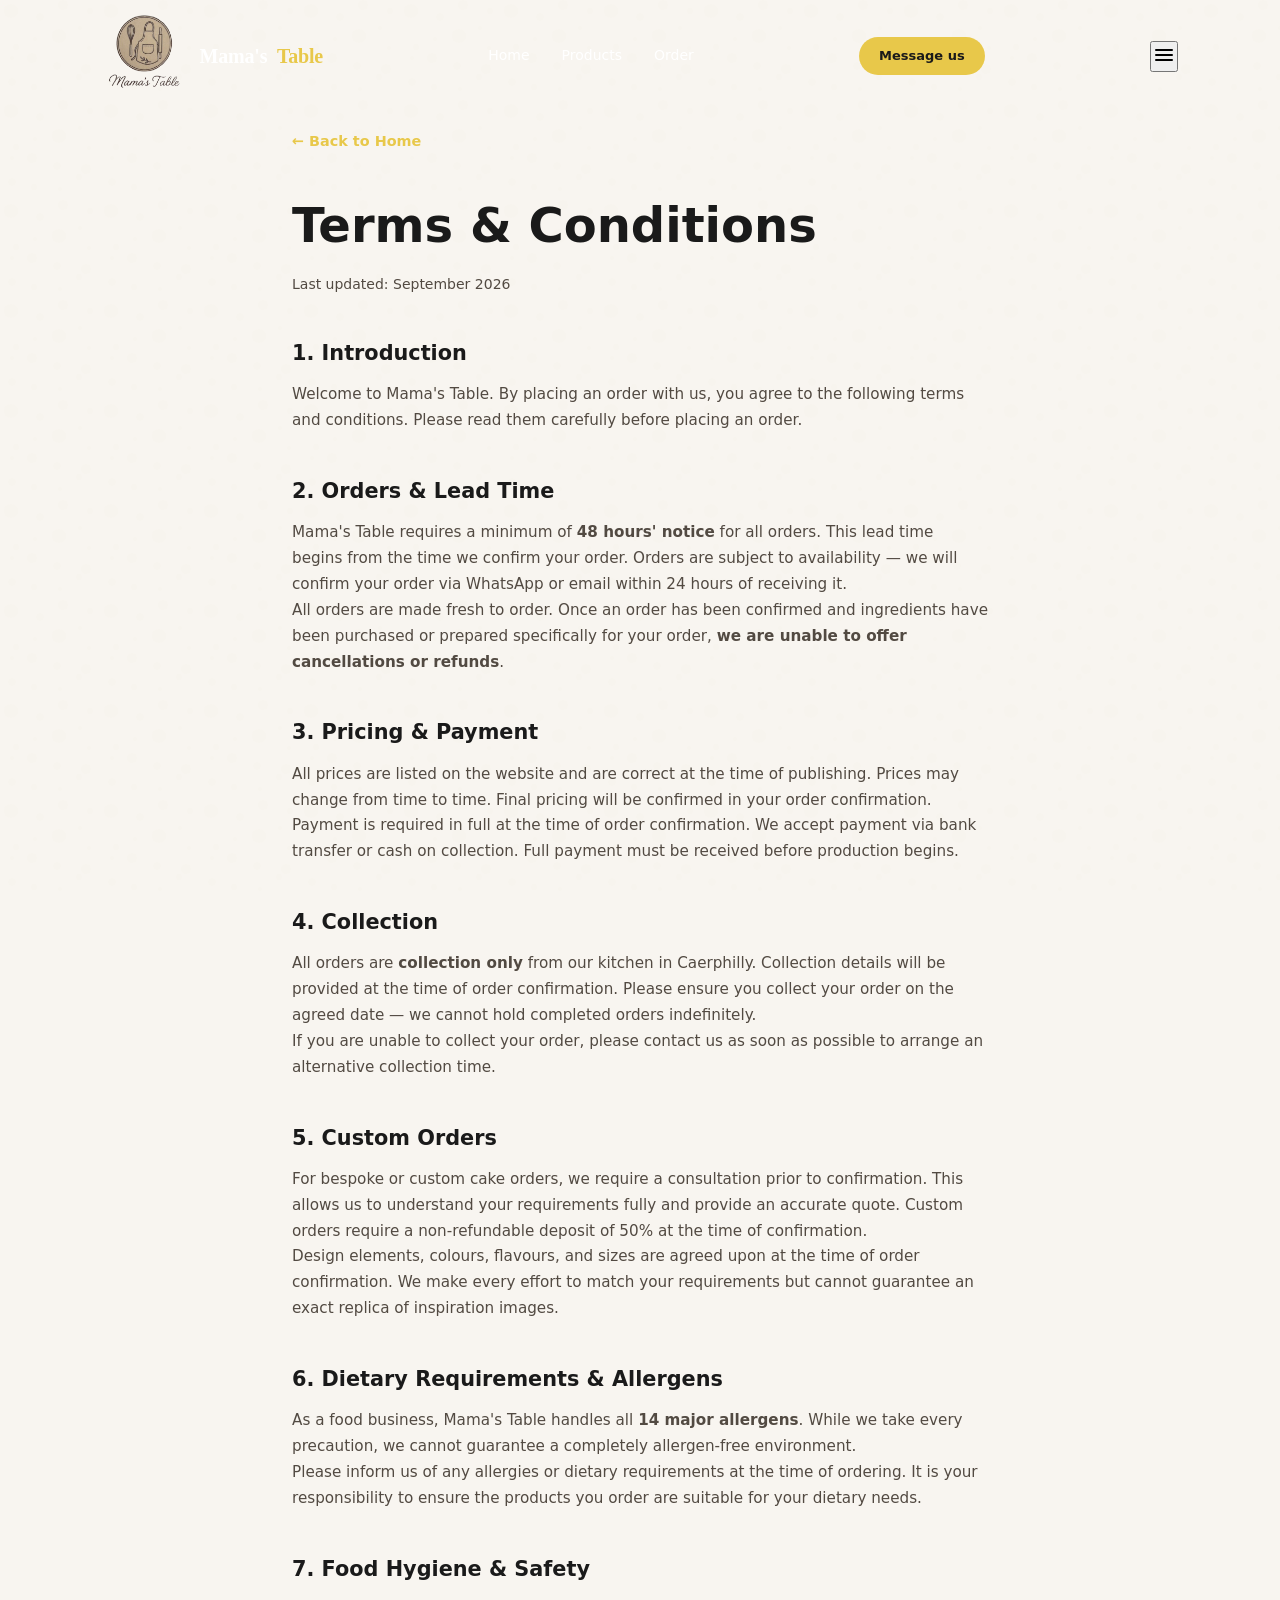
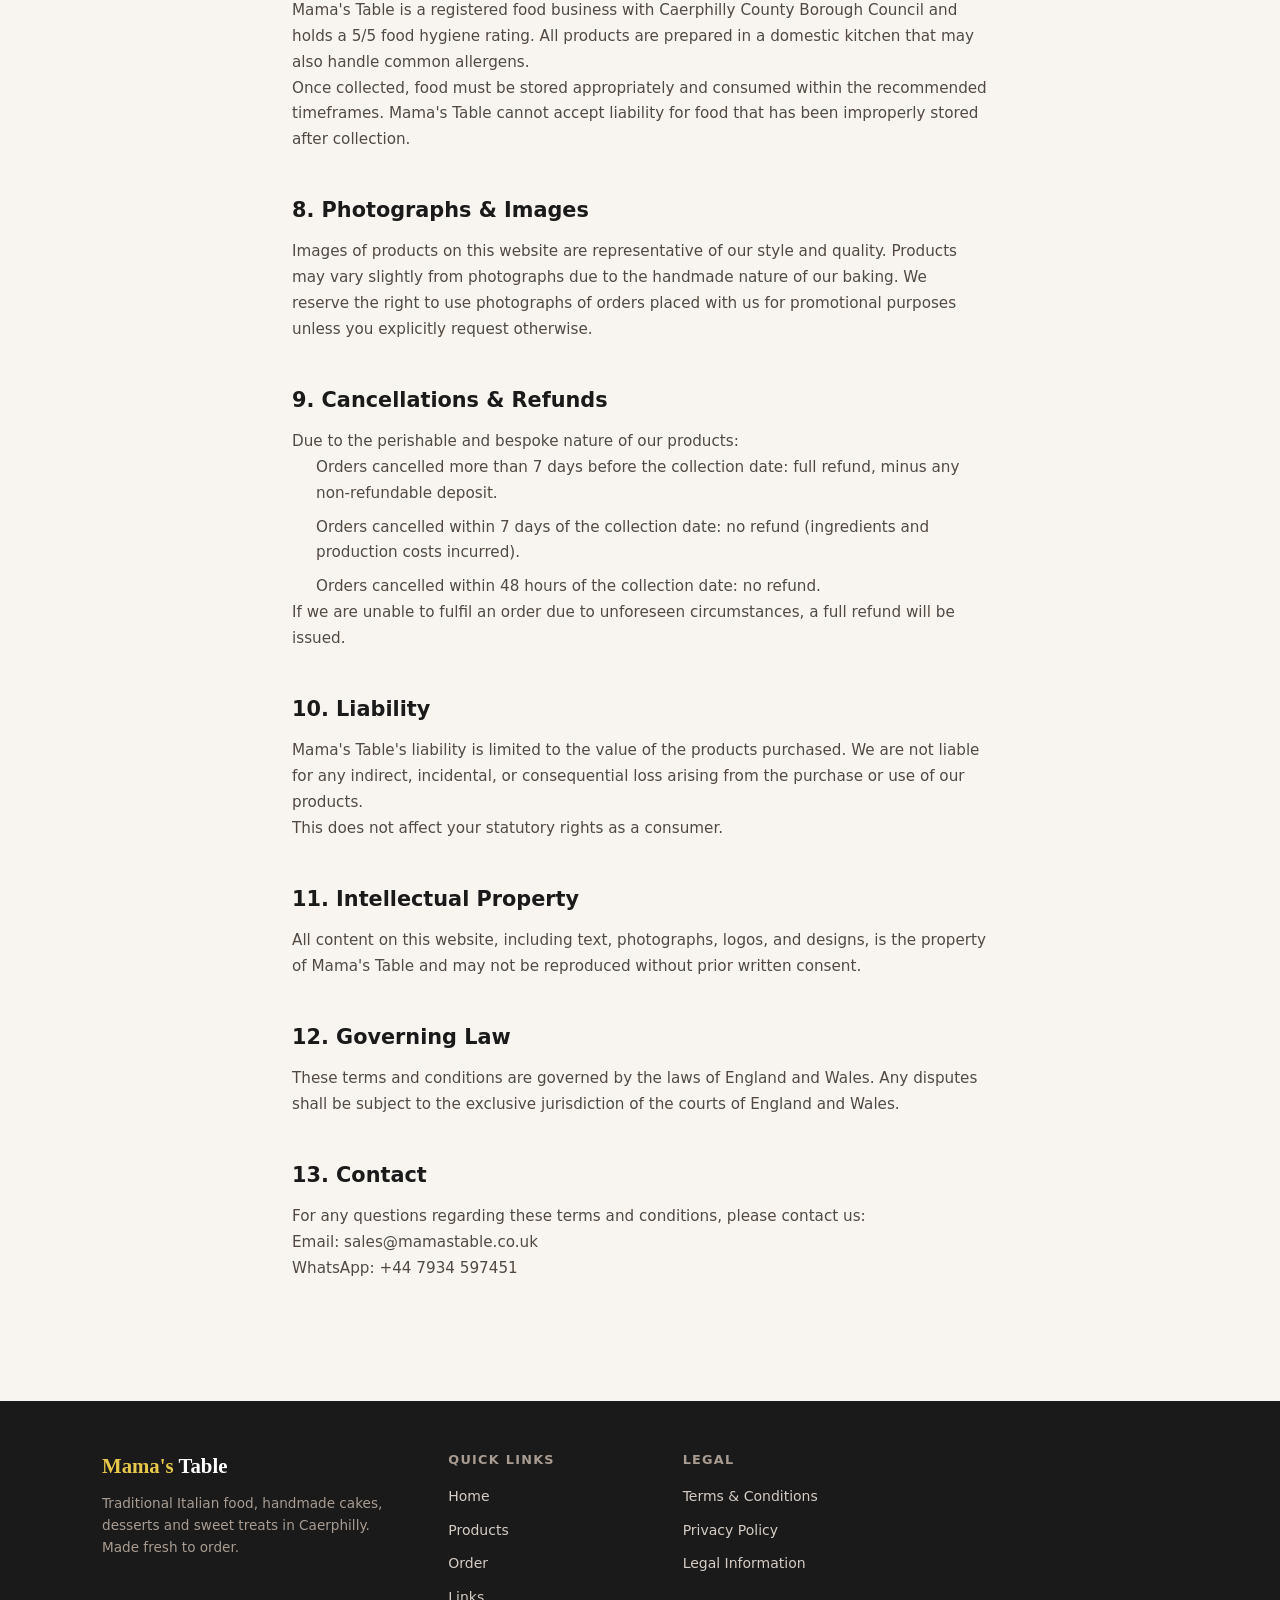
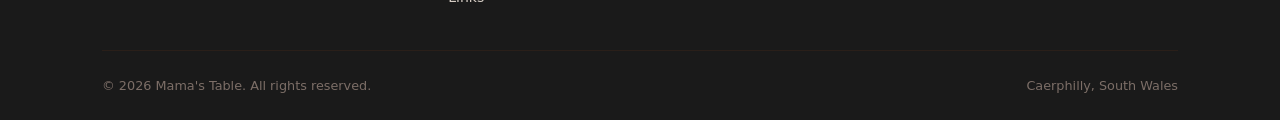
<file: terms.html>
<!DOCTYPE html>
<html lang="en">
<head>
<meta charset="UTF-8">
<meta name="viewport" content="width=device-width, initial-scale=1.0, viewport-fit=cover">
<title>Terms &amp; Conditions | Mama's Table | Home Baking, Caerphilly</title>
<meta name="description" content="Terms and Conditions for Mama's Table home baking business in Caerphilly, South Wales.">
<meta name="robots" content="noindex">
<link rel="icon" type="image/png" href="img/logo.png">
<link rel="stylesheet" href="css/style.css?v=20261109b">
<style>
.legal-page { padding: 8rem 0 5rem; }
.legal-page .container { max-width: 760px; }
.legal-page h1 { font-size: clamp(2rem, 5vw, 3rem); margin-bottom: 0.5rem; }
.legal-meta { color: var(--ink-muted); font-size: 0.875rem; margin-bottom: 2.5rem; }
.legal-section { margin-bottom: 2.5rem; }
.legal-section h2 { font-size: 1.3rem; margin-bottom: 0.75rem; color: var(--ink); }
.legal-section p, .legal-section li { color: var(--ink-muted); line-height: 1.7; font-size: 0.95rem; }
.legal-section ul { padding-left: 1.5rem; display: flex; flex-direction: column; gap: 0.5rem; }
.back-link { display: inline-flex; align-items: center; gap: 0.5rem; color: var(--accent); font-weight: 600; font-size: 0.9rem; margin-bottom: 2rem; text-decoration: none; }
.back-link:hover { text-decoration: underline; }
</style>
<!-- Open Graph -->
<meta property="og:type" content="website">
<meta property="og:url" content="https://mamastable.co.uk/terms.html">
<meta property="og:title" content="Terms & Conditions | Mama's Table">
<meta property="og:description" content="Terms and Conditions for Mama's Table home baking business in Caerphilly, South Wales.">
</head>
<body>

<a href="#main" class="skip-link">Skip to main content</a>

<nav id="nav">
  <div class="container nav-inner">
    <a href="index.html" class="nav-logo">
      <img src="img/logo.png" alt="Mama's Table">
      Mama's <span>Table</span>
    </a>
    <div class="nav-links">
      <a href="index.html">Home</a>
      <a href="products.html">Products</a>
      <a href="index.html#order">Order</a>
    </div>
    <a href="https://api.whatsapp.com/send?phone=447934597451" target="_blank" class="nav-cta">Message us</a>
    <button class="nav-toggle" aria-label="Toggle menu" aria-expanded="false">
      <svg width="24" height="24" viewBox="0 0 24 24" fill="none" stroke="currentColor" stroke-width="2" stroke-linecap="round"><line x1="4" y1="7" x2="20" y2="7"/><line x1="4" y1="12" x2="20" y2="12"/><line x1="4" y1="17" x2="20" y2="17"/></svg>
    </button>
  </div>
</nav>

<main id="main">
  <section class="legal-page">
    <div class="container">
      <a href="index.html" class="back-link">← Back to Home</a>
      <h1>Terms &amp; Conditions</h1>
      <p class="legal-meta">Last updated: September 2026</p>

      <div class="legal-section">
        <h2>1. Introduction</h2>
        <p>Welcome to Mama's Table. By placing an order with us, you agree to the following terms and conditions. Please read them carefully before placing an order.</p>
      </div>

      <div class="legal-section">
        <h2>2. Orders &amp; Lead Time</h2>
        <p>Mama's Table requires a minimum of <strong>48 hours' notice</strong> for all orders. This lead time begins from the time we confirm your order. Orders are subject to availability — we will confirm your order via WhatsApp or email within 24 hours of receiving it.</p>
        <p>All orders are made fresh to order. Once an order has been confirmed and ingredients have been purchased or prepared specifically for your order, <strong>we are unable to offer cancellations or refunds</strong>.</p>
      </div>

      <div class="legal-section">
        <h2>3. Pricing &amp; Payment</h2>
        <p>All prices are listed on the website and are correct at the time of publishing. Prices may change from time to time. Final pricing will be confirmed in your order confirmation.</p>
        <p>Payment is required in full at the time of order confirmation. We accept payment via bank transfer or cash on collection. Full payment must be received before production begins.</p>
      </div>

      <div class="legal-section">
        <h2>4. Collection</h2>
        <p>All orders are <strong>collection only</strong> from our kitchen in Caerphilly. Collection details will be provided at the time of order confirmation. Please ensure you collect your order on the agreed date — we cannot hold completed orders indefinitely.</p>
        <p>If you are unable to collect your order, please contact us as soon as possible to arrange an alternative collection time.</p>
      </div>

      <div class="legal-section">
        <h2>5. Custom Orders</h2>
        <p>For bespoke or custom cake orders, we require a consultation prior to confirmation. This allows us to understand your requirements fully and provide an accurate quote. Custom orders require a non-refundable deposit of 50% at the time of confirmation.</p>
        <p>Design elements, colours, flavours, and sizes are agreed upon at the time of order confirmation. We make every effort to match your requirements but cannot guarantee an exact replica of inspiration images.</p>
      </div>

      <div class="legal-section">
        <h2>6. Dietary Requirements &amp; Allergens</h2>
        <p>As a food business, Mama's Table handles all <strong>14 major allergens</strong>. While we take every precaution, we cannot guarantee a completely allergen-free environment.</p>
        <p>Please inform us of any allergies or dietary requirements at the time of ordering. It is your responsibility to ensure the products you order are suitable for your dietary needs.</p>
      </div>

      <div class="legal-section">
        <h2>7. Food Hygiene &amp; Safety</h2>
        <p>Mama's Table is a registered food business with Caerphilly County Borough Council and holds a 5/5 food hygiene rating. All products are prepared in a domestic kitchen that may also handle common allergens.</p>
        <p>Once collected, food must be stored appropriately and consumed within the recommended timeframes. Mama's Table cannot accept liability for food that has been improperly stored after collection.</p>
      </div>

      <div class="legal-section">
        <h2>8. Photographs &amp; Images</h2>
        <p>Images of products on this website are representative of our style and quality. Products may vary slightly from photographs due to the handmade nature of our baking. We reserve the right to use photographs of orders placed with us for promotional purposes unless you explicitly request otherwise.</p>
      </div>

      <div class="legal-section">
        <h2>9. Cancellations &amp; Refunds</h2>
        <p>Due to the perishable and bespoke nature of our products:</p>
        <ul>
          <li>Orders cancelled more than 7 days before the collection date: full refund, minus any non-refundable deposit.</li>
          <li>Orders cancelled within 7 days of the collection date: no refund (ingredients and production costs incurred).</li>
          <li>Orders cancelled within 48 hours of the collection date: no refund.</li>
        </ul>
        <p>If we are unable to fulfil an order due to unforeseen circumstances, a full refund will be issued.</p>
      </div>

      <div class="legal-section">
        <h2>10. Liability</h2>
        <p>Mama's Table's liability is limited to the value of the products purchased. We are not liable for any indirect, incidental, or consequential loss arising from the purchase or use of our products.</p>
        <p>This does not affect your statutory rights as a consumer.</p>
      </div>

      <div class="legal-section">
        <h2>11. Intellectual Property</h2>
        <p>All content on this website, including text, photographs, logos, and designs, is the property of Mama's Table and may not be reproduced without prior written consent.</p>
      </div>

      <div class="legal-section">
        <h2>12. Governing Law</h2>
        <p>These terms and conditions are governed by the laws of England and Wales. Any disputes shall be subject to the exclusive jurisdiction of the courts of England and Wales.</p>
      </div>

      <div class="legal-section">
        <h2>13. Contact</h2>
        <p>For any questions regarding these terms and conditions, please contact us:</p>
        <p>Email: <a href="mailto:sales@mamastable.co.uk">sales@mamastable.co.uk</a><br>
        WhatsApp: <a href="https://api.whatsapp.com/send?phone=447934597451" target="_blank">+44 7934 597451</a></p>
      </div>
    </div>
  </section>
</main>

<footer>
  <div class="container">
    <div class="footer-grid">
      <div>
        <span class="footer-logo"><span>Mama's</span> Table</span>
        <p>Traditional Italian food, handmade cakes, desserts and sweet treats in Caerphilly. Made fresh to order.</p>
      </div>
      <div>
        <h4>Quick Links</h4>
        <ul>
          <li><a href="index.html">Home</a></li>
          <li><a href="products.html">Products</a></li>
          <li><a href="index.html#order">Order</a></li>
          <li><a href="links.html">Links</a></li>
        </ul>
      </div>
      <div>
        <h4>Legal</h4>
        <ul>
          <li><a href="terms.html">Terms &amp; Conditions</a></li>
          <li><a href="privacy.html">Privacy Policy</a></li>
          <li><a href="legal.html">Legal Information</a></li>
        </ul>
      </div>
    </div>
    <div class="footer-bot">
      <span>&copy; 2026 Mama's Table. All rights reserved.</span>
      <span>Caerphilly, South Wales</span>
    </div>
  </div>
</footer>

<script src="js/script.js?v=20261109b"></script>
</body>
</html>
</file>
<file: css/style.css>
/* ============================================
   Mama's Table — Home Baking, Caerphilly
   Premium Gold-on-Cream Aesthetic
   ============================================ */

/* --- Reset & Variables --- */
*,*::before,*::after{box-sizing:border-box;margin:0;padding:0}
html{scroll-behavior:smooth}

:root{
  /* Premium gold-on-cream palette */
  --bg:#F8F5F0;
  --surface:#F0EDDF;
  --ink:#1a1a1a;
  --ink-muted:#524a42;
  --accent:#E8C84A;
  --accent-hover:#B8860B;
  --accent-light:#F5F0E1;
  --border:#E0D8C8;
  --white:#FFFFFF;
  --success:#2D8C3C;
  --error:#C0392B;
  --shadow:0 4px 24px rgba(26,26,26,.05);
  --shadow-lg:0 12px 40px rgba(26,26,26,.08);
  --radius:16px;
  --radius-sm:10px;
  --head:'Alegreya',Georgia,'Times New Roman',serif;
  --body:'Figtree',system-ui,-apple-system,BlinkMacSystemFont,'Segoe UI',sans-serif;
  --max-w:1140px;
  --section-pad:clamp(4rem,8vw,7rem);
}

/* --- Subtle paper texture overlay --- */
body::before{
  content:'';position:fixed;inset:0;z-index:-1;
  background-image:url("data:image/svg+xml,%3Csvg width='100' height='100' viewBox='0 0 100 100' xmlns='http://www.w3.org/2000/svg'%3E%3Cpath d='M11 18c3.866 0 7-3.134 7-7s-3.134-7-7-7-7 3.134-7 7 3.134 7 7 7zm48 25c3.866 0 7-3.134 7-7s-3.134-7-7-7-7 3.134-7 7 3.134 7 7 7zm-43 7c1.657 0 3-1.343 3-3s-1.343-3-3-3-3 1.343-3 3 1.343 3 3 3zm63 30c1.657 0 3-1.343 3-3s-1.343-3-3-3-3 1.343-3 3 1.343 3 3 3zM34 90c1.657 0 3-1.343 3-3s-1.343-3-3-3-3 1.343-3 3 1.343 3 3 3zm56-76c1.657 0 3-1.343 3-3s-1.343-3-3-3-3 1.343-3 3 1.343 3 3 3zM12 86c2.21 0 4-1.79 4-4s-1.79-4-4-4-4 1.79-4 4 1.79 4 4 4zm28-65c2.21 0 4-1.79 4-4s-1.79-4-4-4-4 1.79-4 4 1.79 4 4 4zm23-11c2.76 0 5-2.24 5-5s-2.24-5-5-5-5 2.24-5 5 2.24 5 5 5zm-6 60c2.21 0 4-1.79 4-4s-1.79-4-4-4-4 1.79-4 4 1.79 4 4 4zm29 4c2.76 0 5-2.24 5-5s-2.24-5-5-5-5 2.24-5 5 2.24 5 5 5zM32 63c2.76 0 5-2.24 5-5s-2.24-5-5-5-5 2.24-5 5 2.24 5 5 5zm57-13c1.103 0 2-.897 2-2s-.897-2-2-2-2 .897-2 2 .897 2 2 2zm-9-20c1.103 0 2-.897 2-2s-.897-2-2-2-2 .897-2 2 .897 2 2 2zM60 91c1.103 0 2-.897 2-2s-.897-2-2-2-2 .897-2 2 .897 2 2 2zM35 41c1.103 0 2-.897 2-2s-.897-2-2-2-2 .897-2 2 .897 2 2 2zM12 60c1.103 0 2-.897 2-2s-.897-2-2-2-2 .897-2 2 .897 2 2 2z' fill='%23d4af3e' fill-opacity='0.03' fill-rule='evenodd'/%3E%3C/svg%3E");
  opacity:.4;pointer-events:none;
}

body{
  font-family:var(--body);
  font-size:1rem;
  line-height:1.65;
  color:var(--ink);
  background:var(--bg);
  -webkit-font-smoothing:antialiased;
  overflow-x:hidden;
}

img{max-width:100%;height:auto;display:block}
a{color:inherit;text-decoration:none}
ul{list-style:none}

/* --- Skip link --- */
.skip-link{
  position:fixed;top:-100%;left:1rem;z-index:1000;
  background:var(--ink);color:var(--white);padding:.5rem 1rem;
  border-radius:var(--radius-sm);font-size:.875rem;
  transition:top .2s;
}
.skip-link:focus{top:1rem}

/* --- Container --- */
.container{width:100%;max-width:var(--max-w);margin:0 auto;padding:0 clamp(1rem,3vw,2rem)}

/* --- Navigation --- */
nav{
  position:fixed;top:0;left:0;right:0;z-index:100;
  padding:calc(.75rem + env(safe-area-inset-top)) 0 .75rem;
  transition:background .3s,box-shadow .3s;
}
nav.scrolled{
  background:rgba(10,10,10,.95);
  backdrop-filter:blur(12px);
  -webkit-backdrop-filter:blur(12px);
  box-shadow:0 1px 0 rgba(255,255,255,.1);
}
.nav-inner{
  display:flex;align-items:center;justify-content:space-between;
}
.nav-logo{
  display:flex;align-items:center;gap:.6rem;
  font-family:var(--head);font-size:1.25rem;font-weight:700;
  color:var(--ink);letter-spacing:-.01em;
}
.nav-logo img{width:88px;height:88px;border-radius:8px;object-fit:cover}
.nav-logo{color:var(--white)}
.nav-logo span{color:var(--accent)}
.nav-links{display:flex;gap:2rem;align-items:center}
.nav-links a{
  font-size:.875rem;font-weight:500;color:var(--white);
  transition:color .25s;position:relative;
}
.nav-links a::after{
  content:'';position:absolute;bottom:-4px;left:0;right:0;
  height:2px;background:var(--accent);border-radius:1px;
  transform:scaleX(0);transition:transform .3s;
}
.nav-links a:hover{color:rgba(255,255,255,0.75)}
.nav-links a:hover::after{transform:scaleX(1)}
.nav-burger{display:none;background:none;border:none;cursor:pointer;padding:4px;min-width:44px;min-height:44px;align-items:center;justify-content:center}
.nav-cta{
  display:inline-flex;align-items:center;
  padding:.5rem 1.25rem;border-radius:50px;
  background:var(--accent);color:var(--ink);
  font-size:.8125rem;font-weight:600;
  transition:background .25s,transform .25s;
}
.nav-cta:hover{background:var(--accent-hover);color:var(--white);transform:translateY(-1px)}

/* --- Hero --- */
.hero{
  min-height:100vh;
  display:flex;align-items:center;
  padding:5rem 0 3rem;
  position:relative;
  background:
    linear-gradient(to bottom, rgba(0,0,0,0.55) 0%, rgba(0,0,0,0.30) 50%, rgba(0,0,0,0.65) 100%),
    var(--bg);
  overflow:hidden;
}
.hero>#hero-video{
  position:absolute;inset:0;
  width:100%;height:100%;
  object-fit:cover;
  z-index:0;
}
.hero-content{
  max-width:640px;
  position:relative;z-index:1;
  text-align:left;
}
.hero h1::after{margin:1rem 0 0}
.hero p{text-align:left;margin-left:0;margin-right:0}
.hero-stats{justify-content:flex-start}
.hero-actions{justify-content:flex-start}
@media(max-width:900px){
  .hero{min-height:auto;align-items:flex-start;padding-top:calc(4.5rem + env(safe-area-inset-top));padding-bottom:2.5rem}
  .hero-content > .rv{display:flex;flex-direction:column}
  .hero h1{order:1}
  .hero p{order:2}
  .hero-actions{order:3}
  .hero-badges{order:4}
  .hero-stats{order:5}
}
@media(max-width:600px){
  .hero{min-height:auto;align-items:flex-start;padding-top:calc(4rem + env(safe-area-inset-top));padding-bottom:2rem}
}
.hero h1{
  font-family:var(--head);
  font-size:clamp(2.5rem,5.5vw,4.5rem);
  font-weight:700;
  line-height:1.08;
  letter-spacing:-.02em;
  color:#FAF6EF;
  margin-bottom:1.2rem;
  text-shadow:0 2px 12px rgba(0,0,0,0.4);
  text-wrap:balance;
}
.hero h1 .accent{color:var(--accent)}
.hero p{
  font-size:clamp(1.05rem,1.5vw,1.2rem);
  color:#FAF6EF;
  margin-bottom:2rem;
  max-width:580px;
  text-shadow:0 1px 4px rgba(0,0,0,0.3);
}
.hero-actions{display:flex;gap:1rem;flex-wrap:wrap}
.btn{
  display:inline-flex;align-items:center;gap:.5rem;
  padding:.75rem 1.75rem;border-radius:50px;
  font-size:.9rem;font-weight:600;cursor:pointer;
  transition:all .3s;border:2px solid transparent;
}
.btn-primary{
  background:var(--accent);color:var(--ink);border-color:var(--accent);
}
.btn-primary:hover{background:var(--accent-hover);border-color:var(--accent-hover);color:var(--white);transform:translateY(-2px);box-shadow:var(--shadow-lg)}
.btn-outline{
  background:var(--white);color:var(--ink);border-color:var(--border);
}
.btn-outline:hover{background:var(--bg);border-color:var(--ink)}
.hero-stats{display:flex;gap:2.5rem;margin:1.5rem 0 2.5rem}
.hero-stat{display:flex;align-items:baseline;gap:.35rem;flex-wrap:wrap}
.hero-stat strong{display:inline;font-family:var(--head);font-size:1.6rem;color:var(--accent);line-height:1}
.hero-stat .num-suffix{
  font-family:var(--head);font-size:1.6rem;color:var(--accent);line-height:1;
}
.hero-stat .rating-stars{
  display:inline-flex;gap:.1rem;
  color:oklch(0.95 0.18 45); /* gold-ish star fill */
  font-size:1.1rem;
}
.hero-stat .rating-stars svg{
  width:20px;height:20px;
  fill:currentColor;
}
.hero-stat span:last-child{
  font-size:.85rem;color:#FAF6EF;width:100%;
}

/* --- Section common --- */
.section{padding:var(--section-pad) 0}
.section-alt{background:var(--surface)}
.section-title{margin-bottom:clamp(2rem,4vw,3.5rem)}
.section-title h2{
  font-family:var(--head);
  font-size:clamp(1.8rem,3.5vw,2.8rem);
  font-weight:700;
  letter-spacing:-.015em;
  line-height:1.1;
  margin-bottom:.5rem;
  text-wrap:balance;
}
.section-title p{
  color:var(--ink-muted);
  max-width:580px;
  font-size:.95rem;
}
.text-center{text-align:center}
.section-title.text-center p{margin:0 auto}

/* --- Tag --- */
.tag{
  display:inline-block;
  font-size:.7rem;font-weight:600;text-transform:uppercase;
  letter-spacing:.12em;
  color:var(--accent-dark);
  margin-bottom:.6rem;
}

/* --- About --- */
.about-grid{
  display:grid;
  grid-template-columns:1fr 1fr;
  gap:clamp(2rem,5vw,4rem);
  align-items:center;
}
.about-text h2{
  font-family:var(--head);
  font-size:clamp(1.5rem,3vw,2.2rem);
  font-weight:700;
  letter-spacing:-.015em;
  line-height:1.15;
  margin-bottom:.75rem;
}
.about-text p{margin-bottom:.8rem;color:var(--ink-muted);font-size:.95rem}
.about-image img{
  width:100%;aspect-ratio:4/3;object-fit:cover;
  border-radius:var(--radius);
  box-shadow:var(--shadow-lg);
}

/* --- Gallery --- */
.gallery-item{
  transition: transform .3s ease, box-shadow .3s ease;
  border-radius: var(--radius);
  overflow:hidden;
}
.gallery-item:hover{
  transform: translateY(-5px);
  box-shadow: var(--shadow-lg);
}
/* Sticky CTA */
.sticky-cta:focus-visible{outline:2px solid var(--accent);outline-offset:2px;}
/* Focus-visible for interactive elements */
a:focus-visible, button:focus-visible, .nav-burger:focus-visible, .sticky-cta:focus-visible{outline:2px solid var(--accent);outline-offset:2px;}

/* Reduced motion overhaul */
@media (prefers-reduced-motion: reduce){
  .gallery-item:hover,.gallery-item{transition:none;}
  .hero-stat .rating-stars,.hero h1,.sticky-cta,.hero{transition:none;}
}
.sticky-cta{
  position:fixed;
  bottom:1.5rem;
  right:1.5rem;
  z-index:1000;
  display:flex;
  align-items:center;
  justify-content:center;
  background:var(--accent);
  color:var(--ink);
  padding:.75rem 1.25rem;
  border-radius:50px;
  font-weight:600;
  font-size:.9rem;
  box-shadow:var(--shadow);
  transition:background .3s, transform .2s;min-height:44px;
  cursor:pointer;
}
.sticky-cta:hover{background:var(--accent-hover);color:var(--white);transform:translateY(-2px);}
/* Form validation UI */
.form-error{color:var(--error);font-size:.75rem;}
input:invalid, textarea:invalid, select:invalid{border-color:var(--error);}
input:valid, textarea:valid, select:valid{border-color:var(--success);}
/* Hero decorative divider */
.hero h1::after{
  content:'';
  display:block;
  width:50px;
  height:4px;
  background:var(--accent);
  margin:1rem auto 0;
  border-radius:2px;
}

.gallery-grid{
  display:grid;
  grid-template-columns:repeat(3,1fr);
  gap:1.25rem;
}
.gallery-item{
  position:relative;overflow:hidden;
  border-radius:var(--radius);
  aspect-ratio:1;
  cursor:pointer;
}
.gallery-item img{
  width:100%;height:100%;object-fit:cover;
  transition:transform .5s;
}
.gallery-item:hover img{transform:scale(1.05)}
.gallery-label{
  position:absolute;bottom:0;left:0;right:0;
  padding:.75rem 1rem;
  background:linear-gradient(transparent,rgba(44,24,16,.7));
  color:var(--white);
  font-family:var(--head);
  font-size:.9rem;font-weight:600;
  opacity:0;transform:translateY(8px);
  transition:opacity .35s,transform .35s;
}
.gallery-item:hover .gallery-label{opacity:1;transform:translateY(0)}

/* --- Values --- */
.values-grid{
  display:grid;
  grid-template-columns:repeat(2,1fr);
  gap:1.5rem;
}
.value-card{
  background:var(--white);
  padding:1.75rem 1.5rem;
  border-radius:var(--radius);
  border:1px solid var(--border);
  transition:transform .3s,box-shadow .3s;
}
.value-card:hover{transform:translateY(-3px);box-shadow:var(--shadow-lg)}
.value-card h3{
  font-family:var(--head);
  font-size:1.1rem;
  margin-bottom:.5rem;
}
.value-card p{font-size:.875rem;color:var(--ink-muted);line-height:1.55}

/* --- Contact / Order --- */
.contact-grid{
  display:grid;
  grid-template-columns:1fr 1fr;
  gap:clamp(2rem,5vw,3.5rem);
  align-items:start;
}
.contact-info h2{
  font-family:var(--head);
  font-size:clamp(1.5rem,3vw,2.2rem);
  font-weight:700;
  letter-spacing:-.015em;
  line-height:1.15;
  margin-bottom:.75rem;
}
.contact-info p{color:var(--ink-muted);margin-bottom:1.5rem}
.contact-detail{display:flex;align-items:center;gap:.75rem;margin-bottom:.75rem;font-size:.925rem}
.contact-detail .icon{
  width:40px;height:40px;display:flex;align-items:center;justify-content:center;
  background:var(--accent-light);border-radius:50%;flex-shrink:0;
  color:var(--accent);
}
.contact-detail .icon svg{width:18px;height:18px}
.contact-detail a:hover{color:var(--accent-dark)}

.collection-map{margin-top:.5rem;border-radius:var(--radius);overflow:hidden;box-shadow:0 2px 12px rgba(0,0,0,.08)}

.maps-cta{margin-top:1rem}
.maps-btn{display:inline-flex;align-items:center;gap:.5rem}

.order-map{margin-top:1.25rem}
.order-map-link{display:inline-flex;align-items:center;gap:.4rem;font-size:.85rem;font-weight:600;color:var(--accent);margin-bottom:.6rem;text-decoration:underline;text-underline-offset:3px}
.order-map-link:hover{color:var(--accent-dark)}

.order-form{background:var(--white);padding:2rem;border-radius:var(--radius);border:1px solid var(--border)}
.form-group{margin-bottom:1.25rem}
.form-group label{display:block;font-size:.85rem;font-weight:600;margin-bottom:.35rem;color:var(--ink)}
.form-group input,.form-group textarea,.form-group select{
  width:100%;padding:.7rem .9rem;border:1.5px solid var(--border);
  border-radius:var(--radius-sm);font-family:var(--body);
  font-size:1rem;color:var(--ink);background:var(--white);
  transition:border-color .25s;
}
.form-group input:focus,.form-group textarea:focus,.form-group select:focus{
  outline:none;border-color:var(--accent);
}
.form-group textarea{resize:vertical;min-height:100px}
.form-error{display:block;font-size:.75rem;color:#c00;margin-top:4px;min-height:0}
.btn-submit{
  width:100%;padding:.8rem;border-radius:50px;
  background:var(--accent);color:var(--ink);
  border:2px solid var(--accent);font-size:.925rem;font-weight:600;
  cursor:pointer;transition:all .3s;
}
.btn-submit:hover{background:var(--accent-hover);color:var(--white);border-color:var(--accent-hover);transform:translateY(-1px);box-shadow:var(--shadow-lg)}

/* --- CTA --- */
.cta-block{
  padding:clamp(3rem,6vw,5rem) 0;
  text-align:center;
  background:
    radial-gradient(ellipse 60% 50% at 50% 50%, var(--accent-light) 0%, transparent 70%),
    var(--bg);
}
.cta-block h2{
  font-family:var(--head);
  font-size:clamp(1.6rem,3.5vw,2.5rem);
  font-weight:700;
  letter-spacing:-.015em;
  margin-bottom:.75rem;
}
.cta-block p{color:var(--ink-muted);margin-bottom:1.5rem;max-width:500px;margin-left:auto;margin-right:auto}
.cta-block .btn-outline{border-color:var(--border)}
.cta-block .btn-outline:hover{background:var(--white)}

/* --- Footer --- */
footer{
  background:var(--ink);color:var(--white);
  padding:3rem 0 1.5rem;
}
.footer-grid{
  display:grid;grid-template-columns:1.6fr 1fr 1fr 1.4fr;
  gap:clamp(2rem,4vw,3rem);
  margin-bottom:2rem;
}
.footer-logo{
  font-family:var(--head);font-size:1.3rem;font-weight:700;
  display:block;margin-bottom:.6rem;
}
.footer-logo span{color:var(--accent)}
footer p{font-size:.85rem;color:oklch(0.7 0.02 60);line-height:1.6;max-width:320px}
footer h4{font-size:.8rem;text-transform:uppercase;letter-spacing:.1em;margin-bottom:.8rem;color:oklch(0.7 0.02 60)}
footer ul li{margin-bottom:.45rem}
footer ul li a{font-size:.875rem;color:oklch(0.85 0.015 60);transition:color .25s}
footer ul li a:hover{color:var(--accent)}
.footer-bot{
  border-top:1px solid oklch(0.25 0.02 50);
  padding-top:1.5rem;
  display:flex;justify-content:space-between;
  font-size:.8rem;color:oklch(0.55 0.02 50);
}

/* --- Scroll reveal --- */
.rv{opacity:0;transform:translateY(28px);transition:opacity .65s cubic-bezier(.22,1,.36,1),transform .65s cubic-bezier(.22,1,.36,1)}
.rv.vis{opacity:1;transform:translateY(0)}
.rv.rv-1{transition-delay:.1s}
.rv.rv-2{transition-delay:.2s}
.rv.rv-3{transition-delay:.3s}

/* --- Responsive --- */

/* 1024px */
@media(max-width:1024px){
  .gallery-grid{grid-template-columns:repeat(2,1fr)}
  .values-grid{grid-template-columns:1fr}
}

/* 900px */
@media(max-width:900px){
  #nav{background:rgba(10,10,10,.97);backdrop-filter:blur(12px);box-shadow:0 1px 0 rgba(255,255,255,.1);position:relative;z-index:300}
  .nav-links{display:none}
  .nav-cta{display:none}
  .nav-socials{display:none}
  .nav-burger{display:flex;flex-direction:column;gap:5px;background:none;border:none;cursor:pointer;padding:4px;min-width:44px;min-height:44px;align-items:center;justify-content:center}
  .nav-burger span{display:block;width:24px;height:2px;background:var(--white);border-radius:2px;transition:all .3s ease}
  .nav-burger.is-open span:nth-child(1){transform:translateY(7px) rotate(45deg)}
  .nav-burger.is-open span:nth-child(2){opacity:0}
  .nav-burger.is-open span:nth-child(3){transform:translateY(-7px) rotate(-45deg)}
  .nav-links.is-open{
    display:flex;flex-direction:column;
    position:fixed;top:0;left:0;width:100vw;height:100vh;
    justify-content:center;align-items:center;gap:2.5rem;
    background:rgba(10,10,10,.97);
    z-index:200;overflow-y:auto;
    animation:navFadeIn .3s ease both;
  }
  @keyframes navFadeIn{from{opacity:0;transform:translateY(-10px)}to{opacity:1;transform:none}}
  .nav-links.is-open a{font-size:1.3rem;color:var(--white);opacity:0;animation:navLinkIn .3s ease both}
  .nav-links.is-open a:nth-child(1){animation-delay:.05s}
  .nav-links.is-open a:nth-child(2){animation-delay:.1s}
  .nav-links.is-open a:nth-child(3){animation-delay:.15s}
  .nav-links.is-open a:nth-child(4){animation-delay:.2s}
  .nav-links.is-open a:nth-child(5){animation-delay:.25s}
  .nav-links.is-open a:nth-child(6){animation-delay:.3s}
  .nav-links.is-open a:nth-child(7){animation-delay:.35s}
  @keyframes navLinkIn{from{opacity:0;transform:translateY(8px)}to{opacity:1;transform:none}}
  .nav-links.is-open ~ .nav-socials{flex-direction:row;gap:.75rem;padding-top:1rem;opacity:0;animation:navLinkIn .3s ease .4s both}
  .nav-links.is-open .nav-cta{display:inline-flex;margin-top:.5rem}
  .nav-links.is-open a::after{display:none}
  html.nav-open ~ .sticky-cta{display:none}
  .about-grid{grid-template-columns:1fr}
  .about-image img{aspect-ratio:16/9;max-height:400px}
  .contact-grid{grid-template-columns:1fr}
  .footer-grid{grid-template-columns:1fr 1fr}
  .hero{min-height:auto;align-items:flex-start;padding-top:calc(5rem + env(safe-area-inset-top));padding-bottom:3rem}
  .hero-stats{flex-direction:row;flex-wrap:wrap;gap:1.5rem;align-items:flex-start}
}

/* 600px */
@media(max-width:600px){
  .gallery-grid{grid-template-columns:1fr;gap:.75rem}
  .gallery-item{aspect-ratio:1/1}
  .values-grid{grid-template-columns:1fr}
  .hero{min-height:auto;align-items:flex-start;padding-top:calc(5rem + env(safe-area-inset-top));padding-bottom:2.5rem}
  .hero h1{font-size:clamp(1.9rem,8vw,3rem);color:#FAF6EF;margin-bottom:1rem}
  .hero p{font-size:.95rem;margin-bottom:1.25rem;color:#FAF6EF}
  .hero-badges{gap:.4rem;margin-bottom:1.25rem}
  .hero-stats{gap:1.5rem;flex-wrap:wrap;margin-bottom:1.5rem;flex-direction:row}
  .hero-actions{flex-direction:column;align-items:stretch;gap:.75rem;margin-top:.5rem}
  .hero-actions .btn{width:100%;justify-content:center}
  .footer-grid{grid-template-columns:1fr;gap:1.5rem}
  .footer-bot{flex-direction:column;gap:.5rem;text-align:center}
  .contact-detail{font-size:.85rem}
  .contact-info p{font-size:.9rem}
  .order-form{padding:1.25rem}
  .about-text h2{font-size:clamp(1.4rem,4vw,1.8rem)}
  .section-title h2{font-size:clamp(1.5rem,4vw,2rem)}
  .nav-logo img{width:96px;height:96px}
  #nav{position:relative;z-index:300}
  .sticky-cta{bottom:1rem;right:1rem;padding:.7rem 1.1rem;font-size:.875rem;min-height:44px;z-index:299}
  .allergen-banner{flex-direction:column;text-align:center;gap:1rem}
  .allergen-banner h3{font-size:1.1rem}
  .events-socials{flex-direction:column;align-items:center;gap:1rem}
}

/* --- New components --- */
.hero-badges{
  display:flex;flex-wrap:wrap;gap:1rem;
  margin:.75rem 0 1.5rem;
}
.hero-badge{
  display:inline-flex;align-items:center;gap:.4rem;
  padding:.4rem 1rem;border-radius:50px;
  background:var(--white);
  border:1.5px solid var(--border);
  font-size:.8rem;font-weight:500;color:var(--ink);
  box-shadow:var(--shadow);
}
.hero-badge svg{font-size:.9rem}

/* Hero stats — sit on hero overlay, subtle dark scrim for contrast */
.hero-stats{
  background:rgba(0,0,0,.35);
  backdrop-filter:blur(4px);
  border-radius:12px;
  padding:.75rem 1rem;
  box-shadow:0 2px 12px rgba(0,0,0,.2);
}

/* Allergen banner */
.allergen-banner{
  display:flex;align-items:flex-start;gap:1.25rem;
  background:var(--surface);
  border:1.5px solid var(--border);
  border-radius:var(--radius);
  padding:1.5rem;
  max-width:720px;
  margin:0 auto;
}
.allergen-icon{
  flex-shrink:0;width:48px;height:48px;
  display:flex;align-items:center;justify-content:center;
  background:var(--accent-light);border-radius:50%;
  color:var(--accent);
}
.allergen-banner h3{
  font-family:var(--head);
  font-size:1.1rem;font-weight:700;
  margin-bottom:.4rem;
}
.allergen-banner p{font-size:.9rem;color:var(--ink-muted);line-height:1.6}

/* About signoff */
.about-signoff{
  margin-top:1.25rem;
  font-size:.95rem;
  color:var(--ink-muted);
  font-style:italic;
}
/* About pull-quote */
.about-lead{
  font-size:1.05rem;
  color:var(--ink-muted);
  margin-bottom:.75rem;
}
.about-quote{
  font-family:var(--head);
  font-size:clamp(1.1rem,2.2vw,1.5rem);
  font-style:italic;
  font-weight:500;
  color:var(--ink);
  border-left:4px solid var(--accent);
  padding:.5rem 1.25rem;
  margin:1.25rem 0;
  background:var(--accent-light);
  border-radius:0 var(--radius-sm) var(--radius-sm) 0;
  line-height:1.4;
}

/* Events section social links */
.events-socials{
  display:flex;flex-wrap:wrap;gap:1rem;
  justify-content:center;margin-top:1.5rem;
}
.social-link{
  display:inline-flex;align-items:center;gap:.6rem;
  padding:.7rem 1.5rem;border-radius:50px;
  background:var(--white);
  border:1.5px solid var(--border);
  font-size:.9rem;font-weight:600;
  color:var(--ink);
  transition:all .25s;
}
.social-link:hover{
  border-color:var(--accent);
  color:var(--accent);
  transform:translateY(-2px);
  box-shadow:var(--shadow);
}

/* Nav social icons */
.nav-socials{
  display:flex;align-items:center;gap:.25rem;
  margin-left:.5rem;
}
.nav-social-link{
  display:flex;align-items:center;justify-content:center;
  width:36px;height:36px;
  border-radius:50%;
  color:var(--ink-muted);
  transition:color .25s,background .25s;
}
.nav-social-link:hover{color:var(--accent);background:var(--accent-light)}


/* ============================================
   Christmas promotion
   ============================================ */
:root{
  --xmas-red:#8E1B2C;
  --xmas-red-deep:#5E0F1B;
  --xmas-green:#1F3D2B;
  --xmas-gold:#D9B45A;
  --accent-dark:#8a6508;
}

/* Announcement bar (sits at top of the fixed nav) */
.xmas-bar{
  display:block;
  background:var(--xmas-red);
  color:#FFF6E6;
  text-align:center;
  font-size:.85rem;font-weight:600;
  padding:.5rem 1rem;
  margin-top:calc(-.75rem - env(safe-area-inset-top));
  padding-top:calc(.5rem + env(safe-area-inset-top));
  margin-bottom:.6rem;
  letter-spacing:.01em;
  transition:background .25s;
}
.xmas-bar:hover{background:var(--xmas-red-deep)}
.xmas-bar u{text-underline-offset:3px;text-decoration-color:var(--xmas-gold)}

/* Highlighted nav link */
.nav-links a.nav-xmas{color:var(--xmas-gold);font-weight:700}
.nav-links a.nav-xmas:hover{color:#f1d58c}

/* Hero pill */
.hero-xmas-pill{
  display:inline-flex;align-items:center;gap:.5rem;
  background:var(--xmas-red);color:#FFF6E6;
  border:1px solid rgba(217,180,90,.6);
  padding:.4rem 1rem;border-radius:50px;
  font-size:.85rem;font-weight:600;
  margin-bottom:1.1rem;
  box-shadow:0 4px 16px rgba(0,0,0,.25);
  transition:transform .25s,background .25s;
}
.hero-xmas-pill:hover{background:var(--xmas-red-deep);transform:translateY(-1px)}
.btn-xmas{background:var(--xmas-red);color:#FFF6E6;border-color:var(--xmas-red)}
.btn-xmas:hover{background:var(--xmas-red-deep);border-color:var(--xmas-red-deep);transform:translateY(-2px);box-shadow:var(--shadow-lg)}

/* Section */
.xmas{
  position:relative;
  background:#FBF6EC;
  padding:0 0 var(--section-pad);
  overflow:hidden;
  scroll-margin-top:9rem;
}
.xmas-head{
  text-align:center;color:#FFF6E6;
  position:relative;
  padding:var(--section-pad) 0 clamp(2.5rem,5vw,3.5rem);
  margin-bottom:clamp(.5rem,2vw,1rem);
}
.xmas-head::before{
  content:'';position:absolute;z-index:-1;top:0;bottom:0;left:50%;width:100vw;transform:translateX(-50%);
  background:
    radial-gradient(ellipse 70% 60% at 50% 0%, rgba(217,180,90,.22), transparent 70%),
    linear-gradient(180deg,var(--xmas-red-deep),var(--xmas-red));
}
.xmas .container{position:relative;z-index:0}
.xmas-head .tag{color:var(--xmas-gold)}
.xmas-head h2{
  font-family:var(--head);
  font-size:clamp(2rem,4.5vw,3.4rem);
  font-weight:700;line-height:1.05;letter-spacing:-.015em;
  margin-bottom:.6rem;text-wrap:balance;
}
.xmas-head p{max-width:560px;margin:0 auto;color:rgba(255,246,230,.88);font-size:1rem}
.xmas-facts{display:flex;flex-wrap:wrap;justify-content:center;gap:.6rem;margin-top:1.25rem}
.xmas-facts span{
  font-size:.8rem;font-weight:600;
  padding:.35rem .9rem;border-radius:50px;
  background:rgba(255,246,230,.12);border:1px solid rgba(217,180,90,.45);color:#FFF6E6;
}
.xmas-jump{display:flex;justify-content:center;gap:.6rem;margin-top:1.5rem;flex-wrap:wrap}
.xmas-jump a{
  font-size:.875rem;font-weight:600;padding:.55rem 1.2rem;border-radius:50px;
  background:#FFF6E6;color:var(--xmas-red);transition:transform .2s,background .2s;
}
.xmas-jump a:hover{transform:translateY(-1px);background:#fff}

.xmas-group{margin-top:clamp(2rem,4vw,3rem);scroll-margin-top:6rem}
.xmas-group-title{
  display:flex;align-items:center;gap:1rem;
  font-family:var(--head);font-size:clamp(1.4rem,2.6vw,1.9rem);
  color:var(--xmas-green);margin-bottom:.35rem;
}
.xmas-group-title::after{content:'';flex:1;height:1px;background:linear-gradient(90deg,var(--xmas-gold),transparent)}
.xmas-group-note{font-size:.9rem;color:var(--ink-muted);margin-bottom:1.25rem;font-style:italic}

.xmas-grid{display:grid;grid-template-columns:repeat(3,1fr);gap:1.25rem}
.xmas-card{
  background:var(--white);
  border:1px solid var(--border);
  border-radius:var(--radius);
  overflow:hidden;
  display:flex;flex-direction:column;
  box-shadow:var(--shadow);
  transition:transform .3s,box-shadow .3s;
}
.xmas-card:hover{transform:translateY(-4px);box-shadow:var(--shadow-lg)}
.xmas-media{position:relative;aspect-ratio:4/3;overflow:hidden;background:var(--xmas-green)}
.xmas-media img{width:100%;height:100%;object-fit:cover;transition:transform .5s}
.xmas-card:hover .xmas-media img{transform:scale(1.04)}
.xmas-media--art{
  display:flex;align-items:center;justify-content:center;
  background:
    radial-gradient(circle at 30% 25%, rgba(217,180,90,.25), transparent 45%),
    linear-gradient(135deg,var(--xmas-green),#13281c);
  color:var(--xmas-gold);
}
.xmas-media--art.red{background:radial-gradient(circle at 70% 25%, rgba(217,180,90,.25), transparent 45%),linear-gradient(135deg,var(--xmas-red),var(--xmas-red-deep))}
.xmas-media--art svg{width:34%;height:auto;opacity:.9}
.xmas-price{
  position:absolute;top:.75rem;right:.75rem;
  background:var(--xmas-red);color:#FFF6E6;
  font-family:var(--head);font-weight:700;font-size:1.25rem;line-height:1;
  padding:.45rem .75rem;border-radius:50px;
  border:1.5px solid var(--xmas-gold);
  box-shadow:0 4px 14px rgba(0,0,0,.25);
}
.xmas-price small{font-family:var(--body);font-size:.7rem;font-weight:600;opacity:.85}
.xmas-body{padding:1.1rem 1.2rem 1.25rem;display:flex;flex-direction:column;gap:.35rem;flex:1}
.xmas-body h4{font-family:var(--head);font-size:1.2rem;line-height:1.2;color:var(--xmas-red)}
.xmas-size{font-size:.85rem;color:var(--ink-muted);font-weight:500}
.xmas-opts{display:flex;flex-wrap:wrap;gap:.35rem;margin-top:.25rem}
.xmas-opts span{
  font-size:.72rem;font-weight:600;
  padding:.2rem .6rem;border-radius:50px;
  background:var(--accent-light);border:1px solid var(--border);color:var(--ink);
}
.xmas-order{
  margin-top:auto;padding-top:.75rem;
  display:inline-flex;align-items:center;gap:.4rem;
  font-size:.85rem;font-weight:700;color:var(--xmas-green);
}
.xmas-order:hover{color:var(--xmas-red)}
.xmas-order svg{width:16px;height:16px}

.xmas-cta{
  margin-top:clamp(2rem,4vw,3rem);
  text-align:center;
  background:var(--xmas-green);color:#FFF6E6;
  border-radius:var(--radius);
  padding:clamp(1.5rem,4vw,2.5rem);
  border:1px solid rgba(217,180,90,.4);
}
.xmas-cta h3{font-family:var(--head);font-size:clamp(1.4rem,3vw,2rem);margin-bottom:.4rem}
.xmas-cta p{color:rgba(255,246,230,.85);margin:0 auto 1.25rem;max-width:520px;font-size:.95rem}
.xmas-cta .btn-row{display:flex;gap:.75rem;justify-content:center;flex-wrap:wrap}
.xmas-cta .btn-outline{background:transparent;color:#FFF6E6;border-color:rgba(255,246,230,.5)}
.xmas-cta .btn-outline:hover{background:rgba(255,246,230,.1);border-color:#FFF6E6}

/* Products page Christmas banner */
.xmas-banner{
  display:flex;align-items:center;justify-content:space-between;gap:1.25rem;flex-wrap:wrap;
  background:linear-gradient(135deg,var(--xmas-red),var(--xmas-red-deep));
  color:#FFF6E6;border-radius:var(--radius);
  padding:1.5rem 1.75rem;border:1px solid rgba(217,180,90,.5);
  box-shadow:var(--shadow-lg);
}
.xmas-banner h2{font-family:var(--head);font-size:clamp(1.3rem,3vw,1.8rem);margin-bottom:.2rem}
.xmas-banner p{color:rgba(255,246,230,.85);font-size:.9rem}
.xmas-banner .btn{background:#FFF6E6;color:var(--xmas-red);border-color:#FFF6E6}
.xmas-banner .btn:hover{background:#fff;transform:translateY(-2px)}

@media(max-width:1024px){.xmas-grid{grid-template-columns:repeat(2,1fr)}}
@media(max-width:900px){.xmas-bar{margin-top:calc(-.75rem - env(safe-area-inset-top))}}
@media(max-width:600px){
  .xmas-grid{grid-template-columns:1fr 1fr;gap:.75rem}
  .xmas-body{padding:.8rem .85rem 1rem}
  .xmas-body h4{font-size:1rem}
  .xmas-size{font-size:.78rem}
  .xmas-price{font-size:1rem;padding:.35rem .6rem;top:.5rem;right:.5rem}
  .xmas-opts span{font-size:.66rem}
  .xmas-order{font-size:.78rem}
  .xmas-bar{font-size:.78rem}
  .xmas-banner{flex-direction:column;align-items:flex-start}
}
@media(max-width:380px){.xmas-grid{grid-template-columns:1fr}}
@media (prefers-reduced-motion: reduce){.xmas-card,.xmas-card:hover,.xmas-media img{transition:none;transform:none}}

/* Social icons are hidden in the mobile header (they live in the burger menu/footer) */
@media(max-width:900px){.nav-inner > .nav-socials{display:none}}
@media(max-width:900px){.xmas{scroll-margin-top:0}.xmas-group{scroll-margin-top:1rem}}

/* Room for the announcement bar + taller nav above hero content */
@media(min-width:901px){.hero{padding-top:10rem}}
</file>
